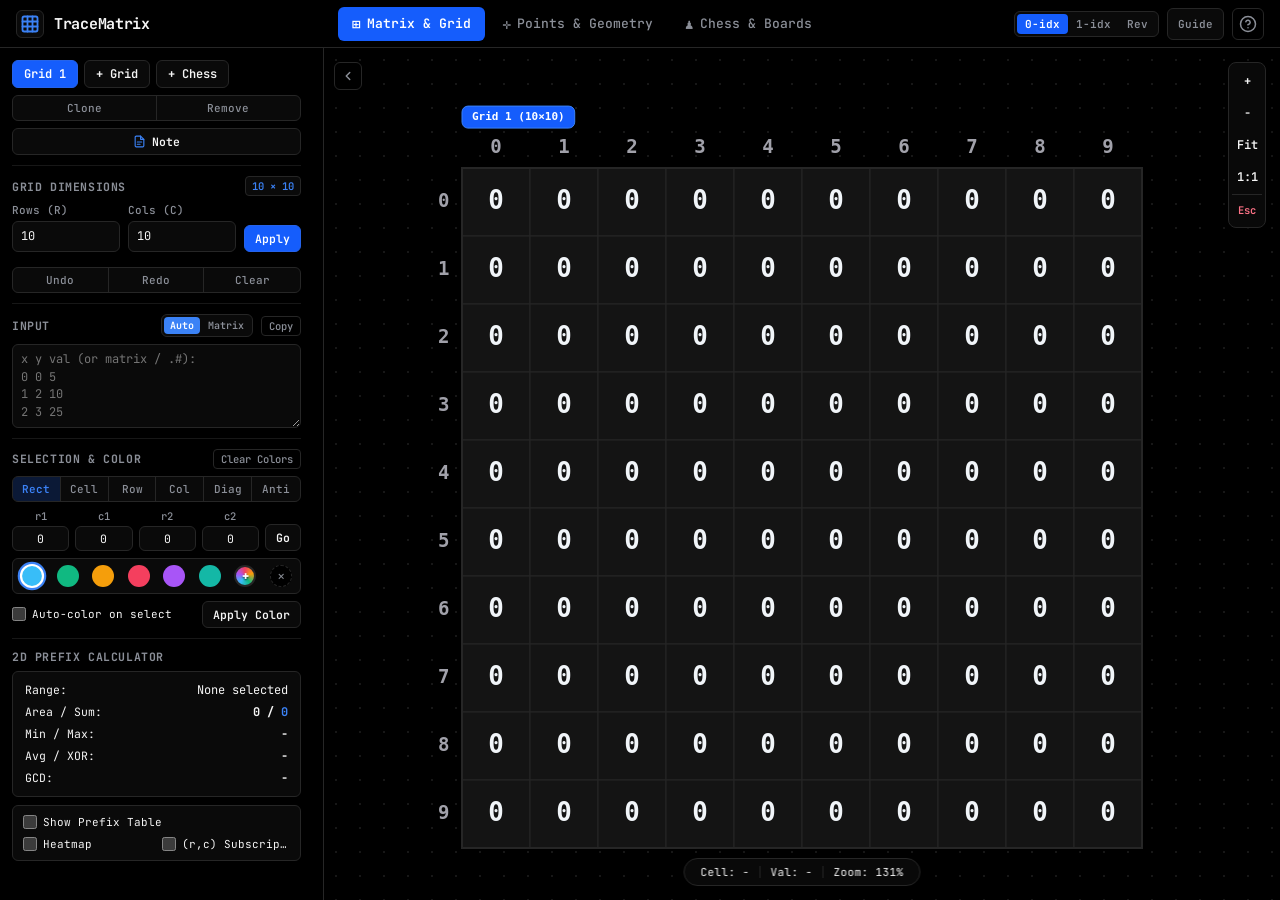
<file: index.html>
<!DOCTYPE html>
<html lang="en">
<head>
  <meta charset="UTF-8">
  <meta name="viewport" content="width=device-width, initial-scale=1.0, viewport-fit=cover">
  <meta name="color-scheme" content="dark">
  <title>TraceMatrix — Competitive Programming Matrix, Geometry & Chess Visualizer</title>
  <meta name="description" content="A fast, clean, interactive visualizer for competitive programming: 2D Matrix & Grids, 2D Prefix Sums, BFS Pathfinding, Coordinate Geometry, Convex Hull, and Chessboard problem solving.">
  <meta name="keywords" content="TraceMatrix, competitive programming visualizer, 2D matrix visualizer, 2D prefix sum calculator, 2D Kadane visualizer, convex hull visualizer, Pick's theorem calculator, chessboard BFS solver, N-Queens visualizer, Codeforces visualizer, LeetCode matrix tool">
  <meta name="author" content="TraceMatrix">
  <meta name="robots" content="index, follow, max-image-preview:large, max-snippet:-1">
  <link rel="canonical" href="https://trace-matrix.github.io/">

  <!-- Open Graph & Social Discovery -->
  <meta property="og:type" content="website">
  <meta property="og:site_name" content="TraceMatrix">
  <meta property="og:url" content="https://trace-matrix.github.io/">
  <meta property="og:title" content="TraceMatrix — Competitive Programming Matrix, Geometry & Chess Visualizer">
  <meta property="og:description" content="Zero-lag obsidian scratchpad for Competitive Programmers: 100×100 String & Int Grids, 2D Prefix Sums, Convex Hull, Pick's Theorem, Chessboard BFS & Notes.">
  <meta property="og:image" content="https://trace-matrix.github.io/og-cover.png">
  <meta property="og:image:width" content="1200">
  <meta property="og:image:height" content="630">
  <meta property="og:image:alt" content="TraceMatrix dark workspace showing a highlighted 2D Prefix Sum matrix">

  <!-- Twitter Cards -->
  <meta name="twitter:card" content="summary_large_image">
  <meta name="twitter:title" content="TraceMatrix — Competitive Programming Visualizer">
  <meta name="twitter:description" content="Interactive obsidian workspace for 2D grids, 2D prefix sums, coordinate geometry, convex hull, and chessboard solvers.">
  <meta name="twitter:image" content="https://trace-matrix.github.io/og-cover.png">

  <!-- Structured Data (JSON-LD) -->
  <script type="application/ld+json">
  {
    "@context": "https://schema.org",
    "@type": "WebApplication",
    "name": "TraceMatrix",
    "url": "https://trace-matrix.github.io/",
    "mainEntityOfPage": "https://trace-matrix.github.io/home.html",
    "applicationCategory": "DeveloperApplication",
    "operatingSystem": "Any",
    "browserRequirements": "Requires HTML5 Canvas and modern JavaScript",
    "isAccessibleForFree": true,
    "offers": {
      "@type": "Offer",
      "price": "0",
      "priceCurrency": "USD"
    },
    "screenshot": "https://trace-matrix.github.io/og-cover.png",
    "description": "Interactive competitive programming visualizer for 2D matrices, 2D prefix sums, BFS/Dijkstra/Kadane, coordinate geometry, convex hulls, Pick's theorem, and chessboard problem solving.",
    "featureList": [
      "100x100 String and Numeric Matrix Visualizer with Multi-Grid Canvas",
      "2D Prefix Sums, Difference Arrays, 2D Kadane, and BFS/Dijkstra Pathfinding",
      "0-indexed, 1-indexed, and Reversed [N..0] Coordinate Indexing",
      "Infinite Coordinate Geometry Plane with Convex Hull, Pick's Theorem, and Segment Intersections",
      "Arbitrary NxM Chessboard with Knight BFS, Attacked/Safe Map, N-Queens, and N-Rooks Solvers",
      "Draggable, Resizable, Minimizable Persistent Canvas Notes"
    ]
  }
  </script>
  
  <!-- Favicon & App Icons -->
  <link rel="icon" type="image/svg+xml" href="favicon.svg">
  <link rel="icon" type="image/png" sizes="32x32" href="favicon-32x32.png">
  <link rel="icon" type="image/png" sizes="16x16" href="favicon-16x16.png">
  <link rel="apple-touch-icon" sizes="180x180" href="apple-touch-icon.png">
  <link rel="manifest" href="site.webmanifest">
  <meta name="theme-color" content="#000000">

  <!-- Fonts -->
  <link rel="preconnect" href="https://fonts.googleapis.com">
  <link rel="preconnect" href="https://fonts.gstatic.com" crossorigin>
  <link href="https://fonts.googleapis.com/css2?family=JetBrains+Mono:ital,wght@0,100..800;1,100..800&display=swap" rel="stylesheet">
  
  <link rel="stylesheet" href="css/style.css">
</head>
<body>
  <div class="app-shell">
    <!-- Top Navigation Header -->
    <header class="app-header">
      <div class="header-brand">
        <div class="brand-logo" aria-hidden="true">
          <svg width="20" height="20" viewBox="0 0 24 24" fill="none" stroke="currentColor" stroke-width="2.2" stroke-linecap="round" stroke-linejoin="round">
            <rect x="3" y="3" width="18" height="18" rx="2"/>
            <line x1="3" y1="9" x2="21" y2="9"/>
            <line x1="3" y1="15" x2="21" y2="15"/>
            <line x1="9" y1="3" x2="9" y2="21"/>
            <line x1="15" y1="3" x2="15" y2="21"/>
          </svg>
        </div>
        <div class="brand-text">
          <span class="brand-title">TraceMatrix</span>
        </div>
      </div>

      <!-- Mode Tabs (Modern Accessible focusgroup tablist) -->
      <nav class="nav-tabs-wrapper" aria-label="Visualizer Modes">
        <div class="tablist" focusgroup="tablist nomemory" aria-label="Visualizer Mode Selection">
          <button type="button" id="tab-grid" role="tab" class="nav-tab active" aria-selected="true" focusgroupstart>
            <span class="tab-icon">⊞</span>
            <span class="tab-label">Matrix &amp; Grid</span>
          </button>
          <button type="button" id="tab-point" role="tab" class="nav-tab" aria-selected="false">
            <span class="tab-icon">✛</span>
            <span class="tab-label">Points &amp; Geometry</span>
          </button>
          <button type="button" id="tab-chess" role="tab" class="nav-tab" aria-selected="false">
            <span class="tab-icon">♟</span>
            <span class="tab-label">Chess &amp; Boards</span>
          </button>
        </div>
      </nav>

      <!-- Global Actions -->
      <div class="header-actions">
        <!-- Indexing Mode Toggle -->
        <div class="index-mode-toggle" title="Toggle 0-based, 1-based, or Reversed indexing for rows &amp; columns">
          <button type="button" id="btn-idx-0" class="btn-idx active" data-idx="0">0-idx</button>
          <button type="button" id="btn-idx-1" class="btn-idx" data-idx="1">1-idx</button>
          <button type="button" id="btn-idx-rev" class="btn-idx" data-rev-idx-btn title="Reverse Row &amp; Column Indices ([0..N] ↔ [N..0])" aria-pressed="false">Rev</button>
        </div>

        <!-- Guide / Marketing Overview Link -->
        <a href="home.html" class="header-guide-link" title="TraceMatrix Documentation, Features &amp; Algorithm Guides" aria-label="Overview and Guides">Guide</a>

        <!-- Shortcuts Button -->
        <button type="button" class="icon-btn" id="btn-shortcuts" title="Keyboard Shortcuts (?)" aria-label="Keyboard Shortcuts">
          <svg width="18" height="18" viewBox="0 0 24 24" fill="none" stroke="currentColor" stroke-width="2" stroke-linecap="round" stroke-linejoin="round">
            <circle cx="12" cy="12" r="10"/>
            <path d="M9.09 9a3 3 0 0 1 5.83 1c0 2-3 3-3 3"/>
            <line x1="12" y1="17" x2="12.01" y2="17"/>
          </svg>
        </button>
      </div>
    </header>

    <!-- Main Workspace Container -->
    <main class="workspace-container">

      <!-- ======================================================== -->
      <!-- TAB 1: MATRIX & GRID VISUALIZATION                      -->
      <!-- ======================================================== -->
      <section id="panel-grid" role="tabpanel" aria-labelledby="tab-grid" class="tab-panel active" tabindex="0">
        <div class="panel-inner-layout">
          <!-- Left Control Sidebar -->
          <aside class="sidebar-panel" id="sidebar-grid">
            <!-- Multi-Board Canvas Switcher (Grids & Chessboards on Same Canvas) -->
            <div class="sidebar-section">
              <div class="chess-boards-bar" id="grid-boards-tabs" role="tablist" aria-label="Canvas Grids &amp; Chessboards">
                <button type="button" class="board-tab-pill active" data-grid-idx="0">Grid 1</button>
                <button type="button" class="board-add-pill" id="btn-grid-add-grid" title="Add Another Grid on Canvas">+ Grid</button>
                <button type="button" class="board-add-pill" id="btn-grid-add-chess" title="Add a Chessboard on Canvas">+ Chess</button>
              </div>
              <div class="seg-group seg-2">
                <button type="button" class="seg-btn" id="btn-grid-dup-board" title="Clone Active Grid/Chessboard onto Canvas">Clone</button>
                <button type="button" class="seg-btn" id="btn-grid-del-board" title="Remove Active Grid/Chessboard">Remove</button>
              </div>
              <button type="button" class="btn btn-sm sidebar-note-btn" id="btn-grid-add-note" title="Create a Note textbox on the canvas">
                <svg width="13" height="13" viewBox="0 0 24 24" fill="none" stroke="currentColor" stroke-width="2.1" stroke-linecap="round" stroke-linejoin="round" aria-hidden="true">
                  <path d="M14 2H6a2 2 0 0 0-2 2v16a2 2 0 0 0 2 2h12a2 2 0 0 0 2-2V8z"/>
                  <polyline points="14 2 14 8 20 8"/>
                  <line x1="8" y1="13" x2="16" y2="13"/>
                  <line x1="8" y1="17" x2="13" y2="17"/>
                </svg>
                <span>Note</span>
                <span class="note-count-badge hidden" data-note-badge="grid">0</span>
              </button>
            </div>

            <div class="sidebar-section">
              <div class="section-header">
                <h3>Grid Dimensions</h3>
                <span class="dim-badge" id="grid-dim-text">10 × 10</span>
              </div>
              <div class="dim-inputs-row">
                <div class="input-group">
                  <label for="grid-rows">Rows (R)</label>
                  <input type="number" id="grid-rows" class="no-spin" min="1" max="100" value="10">
                </div>
                <div class="input-group">
                  <label for="grid-cols">Cols (C)</label>
                  <input type="number" id="grid-cols" class="no-spin" min="1" max="100" value="10">
                </div>
                <button type="button" class="btn btn-sm btn-primary" id="btn-resize-grid">Apply</button>
              </div>
              <div class="seg-group seg-3 mt-2">
                <button type="button" class="seg-btn" id="btn-grid-undo" title="Undo (Ctrl+Z)">Undo</button>
                <button type="button" class="seg-btn" id="btn-grid-redo" title="Redo (Ctrl+Y)">Redo</button>
                <button type="button" class="seg-btn" id="btn-grid-clear-vals" title="Reset all cell values to 0">Clear</button>
              </div>
            </div>

            <!-- Batch Cell Value / Coordinate / Matrix Input -->
            <div class="sidebar-section" id="section-batch-paste">
              <div class="section-header">
                <h3>Input</h3>
                <div class="header-tools-row">
                  <div class="mini-pills-row" role="group" aria-label="Input Parse Mode">
                    <button type="button" class="mini-pill active" data-input-mode="auto" title="Auto-detect x y val, 2D matrix, or #/. char grid">Auto</button>
                    <button type="button" class="mini-pill" data-input-mode="matrix" title="Parse as 2D Matrix / char grid">Matrix</button>
                  </div>
                  <button type="button" class="subtle-link-btn" id="btn-grid-copy-io" title="Copy R C & Grid input">Copy</button>
                </div>
              </div>
              <textarea id="grid-batch-input" class="code-textarea" rows="4" placeholder="x y val (or matrix / .#):&#10;0 0 5&#10;1 2 10&#10;2 3 25"></textarea>
            </div>

            <!-- Selection & Cell Coloring -->
            <div class="sidebar-section" id="section-grid-color">
              <div class="section-header">
                <h3>Selection &amp; Color</h3>
                <button type="button" class="subtle-link-btn" id="btn-clear-all-colors" title="Clear all custom cell colors">Clear Colors</button>
              </div>

              <!-- Selection Mode Segmented Bar -->
              <div class="seg-group seg-6" role="group" aria-label="Selection Target Mode">
                <button type="button" class="seg-btn active" data-sel-mode="submatrix" title="Select any 2D rectangle or subarray">Rect</button>
                <button type="button" class="seg-btn" data-sel-mode="cell" title="Select a single cell">Cell</button>
                <button type="button" class="seg-btn" data-sel-mode="row" title="Select entire row(s)">Row</button>
                <button type="button" class="seg-btn" data-sel-mode="col" title="Select entire col(s)">Col</button>
                <button type="button" class="seg-btn" data-sel-mode="diag" title="Select main diagonal (r - c)">Diag</button>
                <button type="button" class="seg-btn" data-sel-mode="antidiag" title="Select anti-diagonal (r + c)">Anti</button>
              </div>

              <!-- Quick Range / Index Select -->
              <div class="quick-select-grid" id="grid-quick-select">
                <div class="qs-field" data-qs="r1">
                  <label for="qs-r1" id="lbl-qs-r1">r1</label>
                  <input type="number" id="qs-r1" class="no-spin" value="0">
                </div>
                <div class="qs-field" data-qs="c1">
                  <label for="qs-c1" id="lbl-qs-c1">c1</label>
                  <input type="number" id="qs-c1" class="no-spin" value="0">
                </div>
                <div class="qs-field" data-qs="r2">
                  <label for="qs-r2" id="lbl-qs-r2">r2</label>
                  <input type="number" id="qs-r2" class="no-spin" value="0">
                </div>
                <div class="qs-field" data-qs="c2">
                  <label for="qs-c2" id="lbl-qs-c2">c2</label>
                  <input type="number" id="qs-c2" class="no-spin" value="0">
                </div>
                <button type="button" class="btn btn-sm btn-secondary qs-apply-btn" id="btn-qs-select">Go</button>
              </div>

              <!-- Multi-Color Palette -->
              <div class="color-palette-bar" aria-label="Cell Color Swatches">
                <button type="button" class="color-swatch active" data-color="#38bdf8" style="--swatch-color: #38bdf8;" title="Sky Blue"></button>
                <button type="button" class="color-swatch" data-color="#10b981" style="--swatch-color: #10b981;" title="Emerald Green"></button>
                <button type="button" class="color-swatch" data-color="#f59e0b" style="--swatch-color: #f59e0b;" title="Amber Gold"></button>
                <button type="button" class="color-swatch" data-color="#f43f5e" style="--swatch-color: #f43f5e;" title="Rose Red"></button>
                <button type="button" class="color-swatch" data-color="#a855f7" style="--swatch-color: #a855f7;" title="Purple"></button>
                <button type="button" class="color-swatch" data-color="#14b8a6" style="--swatch-color: #14b8a6;" title="Teal"></button>
                <label class="color-custom-btn" title="Pick custom color">
                  <input type="color" id="grid-custom-color" value="#38bdf8">
                  <span aria-hidden="true">+</span>
                </label>
                <button type="button" class="color-swatch color-swatch-none" id="btn-uncolor-selection" title="Clear color of selected cells">&times;</button>
              </div>

              <div class="color-actions-row">
                <label class="custom-checkbox">
                  <input type="checkbox" id="toggle-auto-paint">
                  <span>Auto-color on select</span>
                </label>
                <button type="button" class="btn btn-sm btn-secondary" id="btn-apply-color">Apply Color</button>
              </div>
            </div>

            <!-- 2D Prefix Calculator -->
            <div class="sidebar-section" id="section-prefix-sums">
              <div class="section-header">
                <h3>2D Prefix Calculator</h3>
              </div>
              <div class="prefix-sums-container">
                <div id="submatrix-stats" class="submatrix-stats-box">
                  <div class="stat-line"><span>Range:</span> <code id="sub-range-text">None selected</code></div>
                  <div class="stat-line"><span>Area / Sum:</span> <strong><span id="sub-area-text">0</span> / <span id="sub-sum-text" class="text-accent">0</span></strong></div>
                  <div class="stat-line"><span>Min / Max:</span> <strong id="sub-minmax-text">-</strong></div>
                  <div class="stat-line"><span>Avg / XOR:</span> <strong id="sub-avgxor-text">-</strong></div>
                  <div class="stat-line"><span>GCD:</span> <strong id="sub-gcd-text">-</strong></div>
                </div>
                <div class="checkbox-grid mt-2">
                  <label class="custom-checkbox">
                    <input type="checkbox" id="toggle-prefix-overlay">
                    <span>Show Prefix Table</span>
                  </label>
                  <label class="custom-checkbox">
                    <input type="checkbox" id="toggle-heatmap">
                    <span>Heatmap</span>
                  </label>
                  <label class="custom-checkbox">
                    <input type="checkbox" id="toggle-subscripts">
                    <span>(r,c) Subscripts</span>
                  </label>
                </div>
              </div>
            </div>
          </aside>

          <!-- Collapse Sidebar Toggle Button -->
          <button type="button" class="sidebar-collapse-toggle" data-toggle-sidebar="sidebar-grid" title="Toggle Sidebar">
            <svg width="14" height="14" viewBox="0 0 24 24" fill="none" stroke="currentColor" stroke-width="2.5" stroke-linecap="round" stroke-linejoin="round">
              <polyline points="15 18 9 12 15 6"></polyline>
            </svg>
          </button>

          <!-- Main Grid Viewport -->
          <div class="viewport-wrapper">
            <div class="canvas-container" id="grid-canvas-container">
              <canvas id="grid-canvas"></canvas>
            </div>

            <!-- Floating View Controls -->
            <div class="floating-view-cluster">
              <button type="button" id="grid-zoom-in" title="Zoom in (+)">+</button>
              <button type="button" id="grid-zoom-out" title="Zoom out (−)">−</button>
              <button type="button" id="grid-zoom-fit" title="Fit Grid to Screen (F)">Fit</button>
              <button type="button" id="grid-zoom-reset" title="Reset View (0)">1:1</button>
              <button type="button" id="grid-btn-esc" class="btn-esc-float" title="Cancel all activities (Esc)">Esc</button>
            </div>

            <!-- Floating Status Bar -->
            <div class="status-pill">
              <span class="mono" id="grid-status-cell">Cell: -</span>
              <span class="pill-sep"></span>
              <span class="mono" id="grid-status-val">Val: -</span>
              <span class="pill-sep"></span>
              <span class="mono" id="grid-status-zoom">Zoom: 100%</span>
            </div>
          </div>
        </div>
      </section>

      <!-- ======================================================== -->
      <!-- TAB 2: POINTS & COORDINATE GEOMETRY                      -->
      <!-- ======================================================== -->
      <section id="panel-point" role="tabpanel" aria-labelledby="tab-point" class="tab-panel" hidden="until-found" tabindex="0">
        <div class="panel-inner-layout">
          <!-- Point Controls Sidebar -->
          <aside class="sidebar-panel" id="sidebar-point">
            <!-- Points, Segments & Circles Input -->
            <div class="sidebar-section">
              <div class="section-header">
                <h3>Input</h3>
                <div class="header-tools-row">
                  <span class="dim-badge" id="point-count-badge">0 pts</span>
                  <button type="button" class="subtle-link-btn" id="btn-pt-copy-io" title="Copy C++ Point vector">Copy</button>
                </div>
              </div>
              <textarea id="points-raw-input" class="code-textarea" rows="6" placeholder="x y  |  x1 y1 x2 y2  |  c x y r&#10;e.g.&#10;0 0&#10;4 0&#10;4 3&#10;0 3"></textarea>
              <div class="seg-group seg-3 mt-2">
                <button type="button" class="seg-btn" id="btn-pt-undo" title="Undo (Ctrl+Z)">Undo</button>
                <button type="button" class="seg-btn" id="btn-pt-redo" title="Redo (Ctrl+Y)">Redo</button>
                <button type="button" class="seg-btn" id="btn-clear-points" title="Clear all points, segments & circles">Clear</button>
              </div>
              <button type="button" class="btn btn-sm sidebar-note-btn mt-1" id="btn-point-add-note" title="Create a Note textbox on the canvas">
                <svg width="13" height="13" viewBox="0 0 24 24" fill="none" stroke="currentColor" stroke-width="2.1" stroke-linecap="round" stroke-linejoin="round" aria-hidden="true">
                  <path d="M14 2H6a2 2 0 0 0-2 2v16a2 2 0 0 0 2 2h12a2 2 0 0 0 2-2V8z"/>
                  <polyline points="14 2 14 8 20 8"/>
                  <line x1="8" y1="13" x2="16" y2="13"/>
                  <line x1="8" y1="17" x2="13" y2="17"/>
                </svg>
                <span>Note</span>
                <span class="note-count-badge hidden" data-note-badge="point">0</span>
              </button>
            </div>

            <!-- Quick Add & Selection Color -->
            <div class="sidebar-section">
              <div class="section-header">
                <h3>Point &amp; Color</h3>
                <button type="button" class="subtle-link-btn" id="btn-pt-clear-colors" title="Reset all point & segment colors">Clear Colors</button>
              </div>

              <div class="quick-select-grid" id="pt-quick-add">
                <div class="qs-field">
                  <label for="manual-x">x</label>
                  <input type="number" id="manual-x" class="no-spin" value="0" step="any">
                </div>
                <div class="qs-field">
                  <label for="manual-y">y</label>
                  <input type="number" id="manual-y" class="no-spin" value="0" step="any">
                </div>
                <button type="button" class="btn btn-sm btn-primary qs-apply-btn" id="btn-add-manual-pt">Add Point</button>
              </div>

              <div class="quick-select-grid" id="pt-circle-add">
                <div class="qs-field">
                  <label for="manual-r">r (radius)</label>
                  <input type="number" id="manual-r" class="no-spin" value="3" min="0.1" step="any">
                </div>
                <button type="button" class="btn btn-sm btn-secondary qs-apply-btn" id="btn-add-circle" title="Add circle at (x, y) with radius r">Add Circle</button>
                <button type="button" class="btn btn-sm btn-secondary qs-apply-btn" id="btn-draw-circle" title="Select a point and dynamically pick radius on canvas (C)">Draw Circle</button>
              </div>

              <div class="color-palette-bar" aria-label="Geometry Color Swatches">
                <button type="button" class="color-swatch active" data-pt-color="#38bdf8" style="--swatch-color: #38bdf8;" title="Sky Blue"></button>
                <button type="button" class="color-swatch" data-pt-color="#10b981" style="--swatch-color: #10b981;" title="Emerald Green"></button>
                <button type="button" class="color-swatch" data-pt-color="#f59e0b" style="--swatch-color: #f59e0b;" title="Amber Gold"></button>
                <button type="button" class="color-swatch" data-pt-color="#f43f5e" style="--swatch-color: #f43f5e;" title="Rose Red"></button>
                <button type="button" class="color-swatch" data-pt-color="#a855f7" style="--swatch-color: #a855f7;" title="Purple"></button>
                <button type="button" class="color-swatch" data-pt-color="#14b8a6" style="--swatch-color: #14b8a6;" title="Teal"></button>
                <label class="color-custom-btn" title="Pick custom color">
                  <input type="color" id="pt-custom-color" value="#38bdf8">
                  <span aria-hidden="true">+</span>
                </label>
                <button type="button" class="color-swatch color-swatch-none" id="btn-pt-uncolor" title="Reset color of selected items">&times;</button>
              </div>
            </div>

            <!-- Live Inspector & View Options -->
            <div class="sidebar-section" id="section-pt-inspector">
              <div class="section-header">
                <h3>Inspector</h3>
              </div>
              <div id="pt-inspector-box" class="submatrix-stats-box">
                <div class="stat-line"><span>Selected:</span> <code id="pt-stat-selection">None</code></div>
                <div class="stat-line"><span id="pt-lbl-m1">Metric 1:</span> <strong id="pt-stat-metric1">-</strong></div>
                <div class="stat-line"><span id="pt-lbl-m2">Metric 2:</span> <strong id="pt-stat-metric2">-</strong></div>
                <div class="stat-line"><span id="pt-lbl-m3">Metric 3:</span> <strong id="pt-stat-metric3">-</strong></div>
              </div>
              <div class="checkbox-grid-2 mt-2">
                <label class="custom-checkbox">
                  <input type="checkbox" id="point-snap-int" checked>
                  <span>Snap Integer</span>
                </label>
                <label class="custom-checkbox">
                  <input type="checkbox" id="point-show-labels" checked>
                  <span>Point Labels</span>
                </label>
                <label class="custom-checkbox">
                  <input type="checkbox" id="point-system-toggle">
                  <span>Y-Down Matrix</span>
                </label>
                <label class="custom-checkbox">
                  <input type="checkbox" id="point-close-poly">
                  <span>Close Polygon</span>
                </label>
              </div>
            </div>
          </aside>

          <!-- Collapse Sidebar Toggle Button -->
          <button type="button" class="sidebar-collapse-toggle" data-toggle-sidebar="sidebar-point" title="Toggle Sidebar">
            <svg width="14" height="14" viewBox="0 0 24 24" fill="none" stroke="currentColor" stroke-width="2.5" stroke-linecap="round" stroke-linejoin="round">
              <polyline points="15 18 9 12 15 6"></polyline>
            </svg>
          </button>

          <!-- Main Coordinate Viewport -->
          <div class="viewport-wrapper">
            <div class="canvas-container" id="point-canvas-container">
              <canvas id="point-canvas"></canvas>
            </div>

            <!-- Floating View Controls -->
            <div class="floating-view-cluster">
              <button type="button" id="point-zoom-in" title="Zoom in (+)">+</button>
              <button type="button" id="point-zoom-out" title="Zoom out (−)">−</button>
              <button type="button" id="point-zoom-fit" title="Fit Points to Screen (F)">Fit</button>
              <button type="button" id="point-zoom-reset" title="Reset View (0)">0,0</button>
              <button type="button" id="point-btn-esc" class="btn-esc-float" title="Cancel all activities (Esc)">Esc</button>
            </div>

            <!-- Floating Status Bar -->
            <div class="status-pill">
              <span class="mono" id="point-status-cursor">X: 0.00, Y: 0.00</span>
              <span class="pill-sep"></span>
              <span class="mono" id="point-status-dist">Dist: 0.00</span>
              <span class="pill-sep"></span>
              <span class="mono" id="point-status-zoom">1.0×</span>
            </div>
          </div>
        </div>
      </section>

      <!-- ======================================================== -->
      <!-- TAB 3: CHESS & BOARD VISUALIZATION                       -->
      <!-- ======================================================== -->
      <section id="panel-chess" role="tabpanel" aria-labelledby="tab-chess" class="tab-panel" hidden="until-found" tabindex="0">
        <div class="panel-inner-layout">
          <!-- Chess Controls Sidebar -->
          <aside class="sidebar-panel" id="sidebar-chess">
            <!-- Multi-Board Canvas Tabs (Chessboards & Grids on Same Canvas) -->
            <div class="sidebar-section">
              <div class="chess-boards-bar" id="chess-boards-tabs" role="tablist" aria-label="Canvas Chessboards &amp; Grids">
                <button type="button" class="board-tab-pill active" data-board-idx="0">Board 1</button>
                <button type="button" class="board-add-pill" id="btn-chess-add-board" title="Add Another Chessboard on Canvas">+ Chess</button>
                <button type="button" class="board-add-pill" id="btn-chess-add-grid" title="Add a Grid on Canvas">+ Grid</button>
              </div>
              <div class="seg-group seg-2">
                <button type="button" class="seg-btn" id="btn-chess-dup-board" title="Clone Active Board/Grid onto Canvas">Clone</button>
                <button type="button" class="seg-btn" id="btn-chess-del-board" title="Remove Active Board/Grid">Remove</button>
              </div>
              <button type="button" class="btn btn-sm sidebar-note-btn" id="btn-chess-add-note" title="Create a Note textbox on the canvas">
                <svg width="13" height="13" viewBox="0 0 24 24" fill="none" stroke="currentColor" stroke-width="2.1" stroke-linecap="round" stroke-linejoin="round" aria-hidden="true">
                  <path d="M14 2H6a2 2 0 0 0-2 2v16a2 2 0 0 0 2 2h12a2 2 0 0 0 2-2V8z"/>
                  <polyline points="14 2 14 8 20 8"/>
                  <line x1="8" y1="13" x2="16" y2="13"/>
                  <line x1="8" y1="17" x2="13" y2="17"/>
                </svg>
                <span>Note</span>
                <span class="note-count-badge hidden" data-note-badge="chess">0</span>
              </button>
            </div>

            <div class="sidebar-section">
              <div class="section-header">
                <h3>Board Dimensions</h3>
                <span class="dim-badge" id="chess-dim-badge">8 × 8</span>
              </div>
              <div class="dim-inputs-row">
                <div class="input-group">
                  <label for="chess-rows">Rows (N)</label>
                  <input type="number" id="chess-rows" class="no-spin" min="1" max="30" value="8">
                </div>
                <div class="input-group">
                  <label for="chess-cols">Cols (M)</label>
                  <input type="number" id="chess-cols" class="no-spin" min="1" max="30" value="8">
                </div>
                <button type="button" class="btn btn-sm btn-primary" id="btn-resize-chess">Apply</button>
              </div>
              <div class="seg-group seg-4 mt-2">
                <button type="button" class="seg-btn" data-chess-size="4x4">4×4</button>
                <button type="button" class="seg-btn" data-chess-size="5x5">5×5</button>
                <button type="button" class="seg-btn" data-chess-size="8x8">8×8</button>
                <button type="button" class="seg-btn" data-chess-size="10x10">10×10</button>
              </div>
              <div class="seg-group seg-4 mt-2">
                <button type="button" class="seg-btn" id="btn-chess-undo" title="Undo (Ctrl+Z)">Undo</button>
                <button type="button" class="seg-btn" id="btn-chess-redo" title="Redo (Ctrl+Y)">Redo</button>
                <button type="button" class="seg-btn" id="btn-chess-rand-walls" title="Scatter Wall Obstacles (#)">Walls #</button>
                <button type="button" class="seg-btn" id="btn-clear-chess" title="Clear Active Board">Clear</button>
              </div>
            </div>

            <!-- Batch Chessboard / Matrix / Coordinate Input -->
            <div class="sidebar-section" id="section-chess-input">
              <div class="section-header">
                <h3><label for="chess-batch-input">Input</label></h3>
                <div class="header-tools-row">
                  <div class="mini-pills-row" role="group" aria-label="Chessboard Input Mode">
                    <button type="button" class="mini-pill active" data-chess-input-mode="auto" title="Auto-detect board string (.#NQRBKP), FEN, R C header, or coords (r c N / d5 N)">Auto</button>
                    <button type="button" class="mini-pill" data-chess-input-mode="board" title="Display and parse full board grid (.#NQRBKP)">Board</button>
                  </div>
                  <button type="button" class="subtle-link-btn" id="btn-chess-copy-io" title="Copy R C &amp; Board input">Copy</button>
                </div>
              </div>
              <textarea id="chess-batch-input" class="code-textarea" rows="4" placeholder="Board (.#NQRBKP), FEN, or r c N / d5 N:&#10;..#.....&#10;...N....&#10;0 3 N / d5 N"></textarea>
            </div>

            <!-- Piece Selection & Mode -->
            <div class="sidebar-section">
              <div class="section-header">
                <h3>Pieces &amp; Tools</h3>
              </div>
              <div class="chess-piece-selector" role="radiogroup" aria-label="Chess Piece">
                <button type="button" class="piece-btn active" data-piece="N" title="Knight">
                  <span class="piece-symbol">♞</span>
                  <span class="piece-name">Knight</span>
                </button>
                <button type="button" class="piece-btn" data-piece="Q" title="Queen">
                  <span class="piece-symbol">♛</span>
                  <span class="piece-name">Queen</span>
                </button>
                <button type="button" class="piece-btn" data-piece="R" title="Rook">
                  <span class="piece-symbol">♜</span>
                  <span class="piece-name">Rook</span>
                </button>
                <button type="button" class="piece-btn" data-piece="B" title="Bishop">
                  <span class="piece-symbol">♝</span>
                  <span class="piece-name">Bishop</span>
                </button>
                <button type="button" class="piece-btn" data-piece="K" title="King">
                  <span class="piece-symbol">♚</span>
                  <span class="piece-name">King</span>
                </button>
                <button type="button" class="piece-btn" data-piece="P" title="Pawn (captures diagonally up)">
                  <span class="piece-symbol">♟</span>
                  <span class="piece-name">Pawn</span>
                </button>
                <button type="button" class="piece-btn" data-piece="#" title="Blocked Square / Wall (drag to paint)">
                  <span class="piece-symbol">▪</span>
                  <span class="piece-name">Wall #</span>
                </button>
                <button type="button" class="piece-btn" data-piece="select" title="Select / Inspect Square">
                  <span class="piece-symbol">◎</span>
                  <span class="piece-name">Select</span>
                </button>
                <button type="button" class="piece-btn" data-piece="erase" title="Erase Piece / Wall (drag or right-click)">
                  <span class="piece-symbol">⌫</span>
                  <span class="piece-name">Erase</span>
                </button>
              </div>
              <div class="seg-group seg-3 mt-2">
                <button type="button" class="seg-btn" id="btn-chess-rotate" title="Rotate Board 90° Clockwise">Rot 90°</button>
                <button type="button" class="seg-btn" id="btn-chess-flip" title="Flip Board Horizontally">Flip H</button>
                <button type="button" class="seg-btn" id="btn-copy-chess-coords" title="Copy Board Grid &amp; Coordinates">Copy I/O</button>
              </div>
            </div>

            <!-- Board Inspector & Overlays -->
            <details class="sidebar-section sidebar-accordion" open>
              <summary class="section-header accordion-summary">
                <h3>Board Inspector</h3>
                <span class="accordion-caret">▾</span>
              </summary>
              <div class="submatrix-stats-box" id="chess-inspector-box">
                <div class="stat-line">
                  <span>Pieces / Walls:</span>
                  <strong id="chess-stat-counts">0 / 0</strong>
                </div>
                <div class="stat-line">
                  <span>Attacked / Safe:</span>
                  <strong id="chess-stat-attack">0 / 64</strong>
                </div>
                <div class="stat-line">
                  <span>BFS Reachable:</span>
                  <strong id="chess-stat-bfs">-</strong>
                </div>
                <div class="stat-line">
                  <span>Path Moves:</span>
                  <strong id="chess-stat-path">-</strong>
                </div>
              </div>

              <div class="mt-2">
                <label for="chess-overlay-select" class="block-label">Board Overlay</label>
                <select id="chess-overlay-select" class="select-input">
                  <option value="none">None</option>
                  <option value="attack">Attacked &amp; Safe Map</option>
                  <option value="manhattan">Manhattan Distance (|Δr| + |Δc|)</option>
                  <option value="chebyshev">Chebyshev Distance (King)</option>
                  <option value="bipartite">Bipartite Parity ((r+c)%2)</option>
                </select>
              </div>
            </details>

            <!-- Board Algorithms & Solvers -->
            <details class="sidebar-section sidebar-accordion" open>
              <summary class="section-header accordion-summary">
                <h3>Algorithms &amp; Solvers</h3>
                <span class="accordion-caret">▾</span>
              </summary>
              <div class="btn-grid-2">
                <button type="button" class="btn btn-secondary btn-sm" id="btn-knight-bfs" title="Shortest Moves BFS for Active Piece (Enter)">Piece BFS</button>
                <button type="button" class="btn btn-secondary btn-sm" id="btn-attack-map" title="Toggle Attack Coverage &amp; Safe Squares">Attack Map</button>
                <button type="button" class="btn btn-secondary btn-sm" id="btn-nqueens-solve" title="N-Queens Backtracking (respects # walls)">N-Queens</button>
                <button type="button" class="btn btn-secondary btn-sm" id="btn-nrooks-solve" title="Max Non-Attacking Rooks (Bipartite Matching)">N-Rooks</button>
                <button type="button" class="btn btn-secondary btn-sm" id="btn-knights-tour" title="Knight's Tour avoiding # walls">Knight Tour</button>
                <button type="button" class="btn btn-secondary btn-sm" id="chess-btn-esc-side" title="Cancel all active solvers &amp; overlays (Esc)">Esc: Cancel</button>
              </div>

              <div id="nqueens-browser" class="nqueens-browser-box hidden mt-2">
                <div class="section-header">
                  <h4>N-Queens Solutions</h4>
                  <span id="nqueens-solution-counter">1 / 92</span>
                </div>
                <div class="seg-group seg-3 mt-2">
                  <button type="button" class="seg-btn" id="btn-nq-prev">Prev</button>
                  <button type="button" class="seg-btn" id="btn-nq-next">Next</button>
                  <button type="button" class="seg-btn" id="btn-nq-play">Auto</button>
                </div>
              </div>
            </details>
          </aside>

          <!-- Collapse Sidebar Toggle Button -->
          <button type="button" class="sidebar-collapse-toggle" data-toggle-sidebar="sidebar-chess" title="Toggle Sidebar">
            <svg width="14" height="14" viewBox="0 0 24 24" fill="none" stroke="currentColor" stroke-width="2.5" stroke-linecap="round" stroke-linejoin="round">
              <polyline points="15 18 9 12 15 6"></polyline>
            </svg>
          </button>

          <!-- Main Chess Viewport -->
          <div class="viewport-wrapper">
            <div class="canvas-container" id="chess-canvas-container">
              <canvas id="chess-canvas"></canvas>
            </div>

            <!-- Floating View Controls -->
            <div class="floating-view-cluster">
              <button type="button" id="chess-zoom-in" title="Zoom in (+)">+</button>
              <button type="button" id="chess-zoom-out" title="Zoom out (−)">−</button>
              <button type="button" id="chess-zoom-fit" title="Fit Board (F)">Fit</button>
              <button type="button" id="chess-zoom-reset" title="Reset View (0)">1:1</button>
              <button type="button" id="chess-btn-esc" class="btn-esc-float" title="Cancel all activities (Esc)">Esc</button>
            </div>

            <!-- Floating Status Bar -->
            <div class="status-pill">
              <span class="mono" id="chess-status-square">Square: -</span>
              <span class="pill-sep"></span>
              <span class="mono" id="chess-status-info">Piece: None</span>
              <span class="pill-sep"></span>
              <span class="mono" id="chess-status-zoom">Zoom: 100%</span>
            </div>
          </div>
        </div>
      </section>

      <!-- ======================================================== -->
      <!-- TAB 4: CP SNIPPETS & FORMULA REFERENCE                   -->
      <!-- ======================================================== -->
      <section id="panel-snippets" role="tabpanel" aria-labelledby="tab-snippets" class="tab-panel" hidden="until-found" tabindex="0">
        <div class="snippets-container">
          <div class="snippets-header">
            <h2>Competitive Programming Snippets &amp; Templates</h2>
            <p>Battle-tested C++20 and Python implementations for Matrix, Geometry, and Chess problems.</p>
          </div>

          <div class="snippets-grid">
            <!-- Snippet Card 1: 2D Prefix Sums -->
            <div class="snippet-card">
              <div class="card-header">
                <h3>2D Prefix Sum Struct (1-indexed)</h3>
                <button type="button" class="copy-snippet-btn" data-target="code-prefsum">Copy</button>
              </div>
              <pre><code id="code-prefsum" class="language-cpp">template &lt;typename T = long long&gt;
struct PrefixSum2D {
    int n, m;
    vector&lt;vector&lt;T&gt;&gt; pref;
    PrefixSum2D(int n, int m) : n(n), m(m), pref(n + 1, vector&lt;T&gt;(m + 1, 0)) {}
    
    // Build prefix sum from 1-indexed or 0-indexed matrix
    void build(const vector&lt;vector&lt;T&gt;&gt;&amp; a) {
        for (int i = 1; i &lt;= n; i++) {
            for (int j = 1; j &lt;= m; j++) {
                pref[i][j] = a[i - 1][j - 1] + pref[i - 1][j] + pref[i][j - 1] - pref[i - 1][j - 1];
            }
        }
    }
    
    // Query sum in submatrix [r1, c1] to [r2, c2] (1-indexed, inclusive)
    T query(int r1, int c1, int r2, int c2) const {
        if (r1 &gt; r2 || c1 &gt; c2) return 0;
        return pref[r2][c2] - pref[r1 - 1][c2] - pref[r2][c1 - 1] + pref[r1 - 1][c1 - 1];
    }
};</code></pre>
            </div>

            <!-- Snippet Card 2: Grid BFS & Direction Arrays -->
            <div class="snippet-card">
              <div class="card-header">
                <h3>Grid Direction Arrays &amp; BFS</h3>
                <button type="button" class="copy-snippet-btn" data-target="code-bfs">Copy</button>
              </div>
              <pre><code id="code-bfs" class="language-cpp">// 4-Directional (Up, Right, Down, Left)
const int dx4[] = {-1, 0, 1, 0};
const int dy4[] = {0, 1, 0, -1};

// 8-Directional (Orthogonal + Diagonals)
const int dx8[] = {-1, -1, -1, 0, 0, 1, 1, 1};
const int dy8[] = {-1, 0, 1, -1, 1, -1, 0, 1};

// Knight Moves (8 Jumps)
const int kn_dx[] = {-2, -2, -1, -1, 1, 1, 2, 2};
const int kn_dy[] = {-1, 1, -2, 2, -2, 2, -1, 1};

bool inside(int r, int c, int R, int C) {
    return r &gt;= 0 &amp;&amp; r &lt; R &amp;&amp; c &gt;= 0 &amp;&amp; c &lt; C;
}</code></pre>
            </div>

            <!-- Snippet Card 3: Point Struct & Monotone Chain Convex Hull -->
            <div class="snippet-card">
              <div class="card-header">
                <h3>Point Struct &amp; Convex Hull (Andrew's Monotone Chain)</h3>
                <button type="button" class="copy-snippet-btn" data-target="code-hull">Copy</button>
              </div>
              <pre><code id="code-hull" class="language-cpp">using ll = long long;
struct Point {
    ll x, y;
    bool operator&lt;(const Point&amp; o) const {
        return x != o.x ? x &lt; o.x : y &lt; o.y;
    }
};

// Cross product (B - A) x (C - A)
// &gt; 0: CCW (left turn), &lt; 0: CW (right turn), == 0: Collinear
ll cross(Point A, Point B, Point C) {
    return (B.x - A.x) * (C.y - A.y) - (B.y - A.y) * (C.x - A.x);
}

vector&lt;Point&gt; convex_hull(vector&lt;Point&gt; pts) {
    int n = pts.size(), k = 0;
    if (n &lt;= 2) return pts;
    vector&lt;Point&gt; h(2 * n);
    sort(pts.begin(), pts.end());
    
    // Lower hull
    for (int i = 0; i &lt; n; i++) {
        while (k &gt;= 2 &amp;&amp; cross(h[k - 2], h[k - 1], pts[i]) &lt;= 0) k--;
        h[k++] = pts[i];
    }
    // Upper hull
    for (int i = n - 2, t = k + 1; i &gt;= 0; i--) {
        while (k &gt;= t &amp;&amp; cross(h[k - 2], h[k - 1], pts[i]) &lt;= 0) k--;
        h[k++] = pts[i];
    }
    h.resize(k - 1);
    return h;
}</code></pre>
            </div>

            <!-- Snippet Card 4: Polygon Area (Shoelace) & Pick's Theorem -->
            <div class="snippet-card">
              <div class="card-header">
                <h3>Shoelace Formula &amp; Pick's Theorem</h3>
                <button type="button" class="copy-snippet-btn" data-target="code-shoelace">Copy</button>
              </div>
              <pre><code id="code-shoelace" class="language-cpp">// Double signed area (2 * Area) of a polygon
ll double_signed_area(const vector&lt;Point&gt;&amp; p) {
    ll area = 0;
    int n = p.size();
    for (int i = 0; i &lt; n; i++) {
        int j = (i + 1) % n;
        area += p[i].x * p[j].y - p[j].x * p[i].y;
    }
    return area; // Positive: CCW, Negative: CW
}

// Pick's Theorem: Area = I + B / 2 - 1  =&gt;  I = Area - B / 2 + 1
// Where I = strictly interior lattice points, B = boundary lattice points
ll boundary_lattice_points(const vector&lt;Point&gt;&amp; p) {
    ll b = 0;
    int n = p.size();
    for (int i = 0; i &lt; n; i++) {
        int j = (i + 1) % n;
        b += std::gcd(std::abs(p[i].x - p[j].x), std::abs(p[i].y - p[j].y));
    }
    return b;
}</code></pre>
            </div>
          </div>
        </div>
      </section>

    </main>

    <!-- Keyboard Shortcuts Modal -->
    <dialog id="shortcuts-dialog" class="modal-dialog">
      <div class="modal-content">
        <div class="modal-header">
          <h2>Keyboard Shortcuts</h2>
          <button type="button" class="close-modal-btn" data-close-dialog>&times;</button>
        </div>
        <div class="shortcut-columns">
          <div class="shortcut-group">
            <h4>Global Navigation</h4>
            <div class="shortcut-row"><kbd>1</kbd><span>Matrix / Grid Tab</span></div>
            <div class="shortcut-row"><kbd>2</kbd><span>Points &amp; Geometry Tab</span></div>
            <div class="shortcut-row"><kbd>3</kbd><span>Chess &amp; Board Tab</span></div>
            <div class="shortcut-row"><kbd>I</kbd><span>Toggle 0-idx / 1-idx</span></div>
            <div class="shortcut-row"><kbd>?</kbd><span>Keyboard Shortcuts</span></div>
          </div>
          <div class="shortcut-group">
            <h4>Canvas View</h4>
            <div class="shortcut-row"><kbd>+</kbd> / <kbd>−</kbd><span>Zoom In / Out</span></div>
            <div class="shortcut-row"><kbd>0</kbd><span>Reset View</span></div>
            <div class="shortcut-row"><kbd>F</kbd><span>Fit to Screen</span></div>
            <div class="shortcut-row"><kbd>Space</kbd> + Drag<span>Pan Canvas</span></div>
          </div>
          <div class="shortcut-group">
            <h4>Algorithms</h4>
            <div class="shortcut-row"><kbd>Dbl-Click</kbd><span>Edit Cell / Add Pt / Line</span></div>
            <div class="shortcut-row"><kbd>Ctrl+Z</kbd>/<kbd>Y</kbd><span>Undo / Redo Grid</span></div>
            <div class="shortcut-row"><kbd>Esc</kbd><span>Cancel All Activities</span></div>
          </div>
        </div>
        <div class="modal-footer">
          <button type="button" class="btn btn-primary" data-close-dialog>Got it</button>
        </div>
      </div>
    </dialog>

    <!-- Notification Toasts Container -->
    <div class="toast-container" id="toast-container" aria-live="polite"></div>
  </div>

  <!-- Scripts -->
  <script src="js/grid-vis.js"></script>
  <script src="js/point-vis.js"></script>
  <script src="js/chess-vis.js"></script>
  <script src="js/notes.js"></script>
  <script src="js/cp-snippets.js"></script>
  <script src="js/app.js"></script>
  <noscript>
    <div style="padding: 2rem; max-width: 56rem; margin: 0 auto; color: #f5f5f5; font-family: monospace;">
      <h1>TraceMatrix — Competitive Programming Visualizer</h1>
      <p>TraceMatrix requires JavaScript enabled to run the interactive HTML5 Canvas workspace. Explore full documentation and guides below:</p>
      <ul>
        <li><a href="home.html">TraceMatrix Overview &amp; Documentation</a></li>
        <li><a href="matrix-grid-visualizer.html">2D Matrix &amp; Grid Visualizer Guide</a></li>
        <li><a href="geometry-visualizer.html">Points, Convex Hull &amp; Pick&apos;s Theorem Guide</a></li>
        <li><a href="chessboard-solver.html">Chessboard BFS, N-Queens &amp; N-Rooks Solver Guide</a></li>
      </ul>
    </div>
  </noscript>
</body>
</html>
</file>
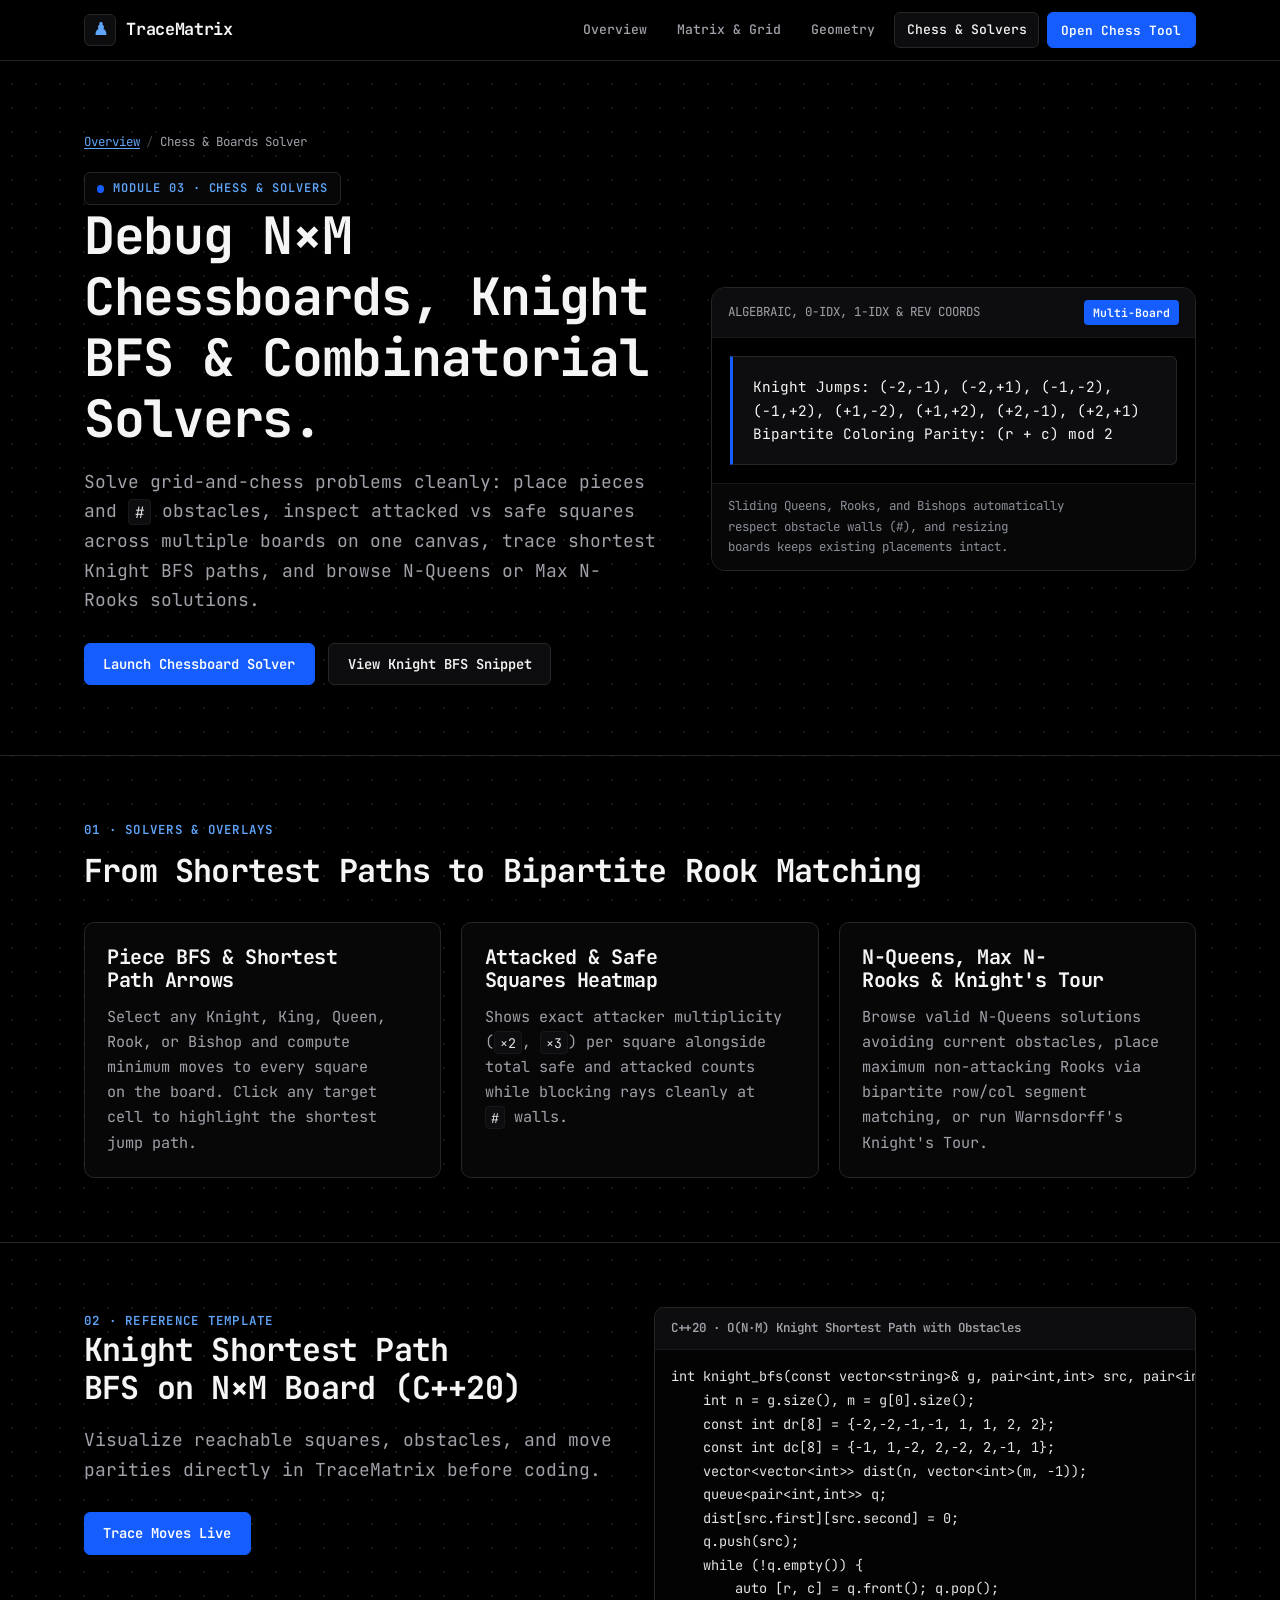
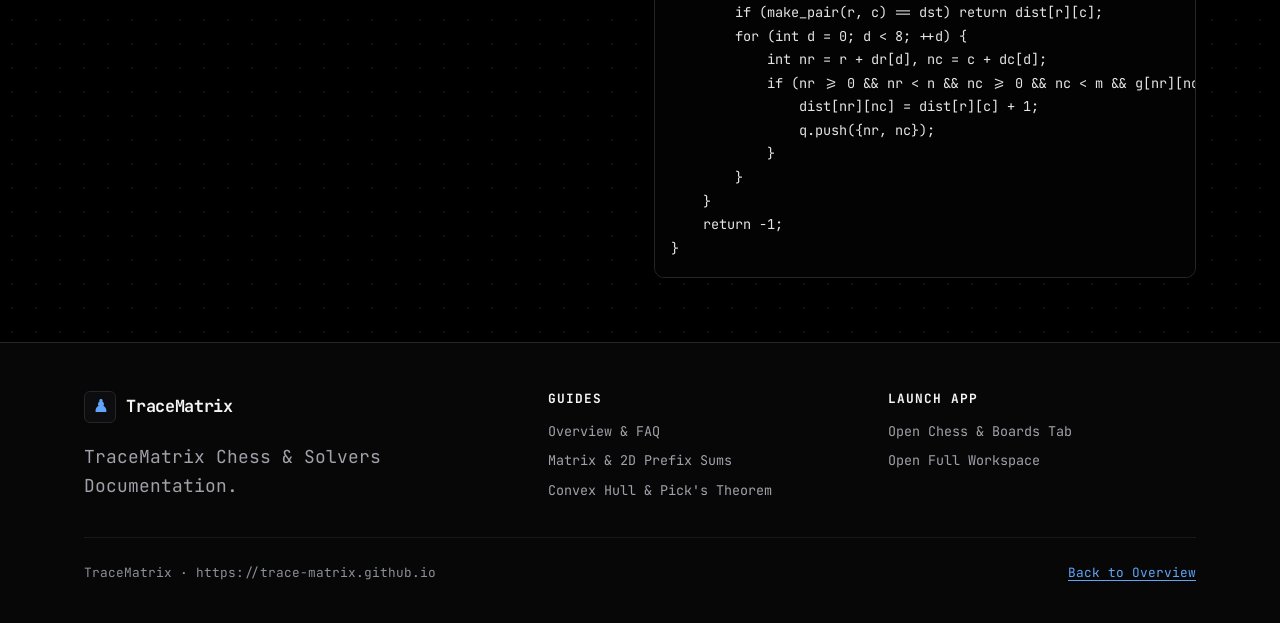
<file: chessboard-solver.html>
<!DOCTYPE html>
<html lang="en">
<head>
  <meta charset="UTF-8">
  <meta name="viewport" content="width=device-width, initial-scale=1.0, viewport-fit=cover">
  <meta name="color-scheme" content="dark">
  <title>Chessboard BFS, N-Queens &amp; N-Rooks Solver — TraceMatrix</title>
  <meta name="description" content="Online N×M chessboard visualizer and solver for competitive programming: Knight shortest path BFS with obstacle walls, Attacked &amp; Safe heatmap, N-Queens solution browser, Max N-Rooks, and Knight's Tour.">
  <meta name="keywords" content="chessboard BFS visualizer, knight shortest path visualizer, N-Queens visualizer online, max non-attacking rooks visualizer, knight tour solver, chess obstacle board online">
  <meta name="robots" content="index, follow, max-image-preview:large">
  <link rel="canonical" href="https://trace-matrix.github.io/chessboard-solver.html">

  <meta property="og:type" content="article">
  <meta property="og:site_name" content="TraceMatrix">
  <meta property="og:url" content="https://trace-matrix.github.io/chessboard-solver.html">
  <meta property="og:title" content="Chessboard BFS, Attack Map, N-Queens &amp; N-Rooks Solver — TraceMatrix">
  <meta property="og:description" content="Create multiple N×M chessboards with walls, trace shortest piece BFS paths, browse N-Queens layouts, and compute Max N-Rooks matching.">
  <meta property="og:image" content="https://trace-matrix.github.io/og-cover.png">
  <meta name="twitter:card" content="summary_large_image">
  <meta name="twitter:title" content="Chessboard BFS &amp; N-Queens Solver — TraceMatrix">
  <meta name="twitter:description" content="Interactive N×M chessboard visualizer for Knight BFS, Attack Heatmaps, N-Queens, and Knight's Tour.">
  <meta name="twitter:image" content="https://trace-matrix.github.io/og-cover.png">

  <link rel="icon" type="image/svg+xml" href="favicon.svg">
  <link rel="manifest" href="site.webmanifest">
  <meta name="theme-color" content="#000000">
  <link rel="preconnect" href="https://fonts.googleapis.com">
  <link rel="preconnect" href="https://fonts.gstatic.com" crossorigin>
  <link href="https://fonts.googleapis.com/css2?family=JetBrains+Mono:ital,wght@0,400..800;1,400..800&display=swap" rel="stylesheet">
  <link rel="stylesheet" href="css/marketing.css">

  <script type="application/ld+json">
  {
    "@context": "https://schema.org",
    "@graph": [
      {
        "@type": "TechArticle",
        "headline": "Chessboard BFS, Attack Heatmap, N-Queens & N-Rooks Visualizer",
        "url": "https://trace-matrix.github.io/chessboard-solver.html",
        "image": "https://trace-matrix.github.io/og-cover.png",
        "description": "Documentation and tool launchpad for TraceMatrix's multi-board algorithmic Chess visualizer with obstacles, Knight BFS, N-Queens, and N-Rooks.",
        "isPartOf": {
          "@type": "WebSite",
          "name": "TraceMatrix",
          "url": "https://trace-matrix.github.io/"
        }
      },
      {
        "@type": "BreadcrumbList",
        "itemListElement": [
          { "@type": "ListItem", "position": 1, "name": "TraceMatrix Overview", "item": "https://trace-matrix.github.io/home.html" },
          { "@type": "ListItem", "position": 2, "name": "Chess & Boards Solver", "item": "https://trace-matrix.github.io/chessboard-solver.html" }
        ]
      }
    ]
  }
  </script>
</head>
<body>
  <a href="#main-content" class="skip-link">Skip to main content</a>

  <header class="site-header">
    <div class="container header-inner">
      <a href="home.html" class="brand-link">
        <span class="brand-mark" aria-hidden="true">♟</span>
        <span>TraceMatrix</span>
      </a>
      <nav class="site-nav" aria-label="Primary">
        <ul>
          <li><a href="home.html">Overview</a></li>
          <li><a href="matrix-grid-visualizer.html">Matrix &amp; Grid</a></li>
          <li><a href="geometry-visualizer.html">Geometry</a></li>
          <li><a href="chessboard-solver.html" aria-current="page">Chess &amp; Solvers</a></li>
        </ul>
        <a href="index.html?mode=chess" class="btn btn-primary btn-sm">Open Chess Tool</a>
      </nav>
    </div>
  </header>

  <main id="main-content">
    <section class="hero-section">
      <div class="container">
        <nav class="breadcrumb" aria-label="Breadcrumb">
          <ol>
            <li><a href="home.html">Overview</a></li>
            <li aria-current="page">Chess &amp; Boards Solver</li>
          </ol>
        </nav>

        <div class="hero-grid">
          <div>
            <div class="eyebrow">
              <span class="eyebrow-dot" aria-hidden="true"></span>
              <span>Module 03 · Chess &amp; Solvers</span>
            </div>
            <h1>Debug N×M Chessboards, Knight BFS &amp; Combinatorial Solvers.</h1>
            <p class="hero-lead">
              Solve grid-and-chess problems cleanly: place pieces and <code>#</code> obstacles, inspect attacked vs safe squares across multiple boards on one canvas, trace shortest Knight BFS paths, and browse N-Queens or Max N-Rooks solutions.
            </p>
            <div class="hero-actions">
              <a href="index.html?mode=chess" class="btn btn-primary">Launch Chessboard Solver</a>
              <a href="#cpp-knight" class="btn btn-secondary">View Knight BFS Snippet</a>
            </div>
          </div>

          <figure class="monograph-figure">
            <div class="figure-bar">
              <span>ALGEBRAIC, 0-IDX, 1-IDX &amp; REV COORDS</span>
              <span class="figure-pill">Multi-Board</span>
            </div>
            <div class="figure-canvas">
              <div class="formula-card">
                Knight Jumps: (-2,-1), (-2,+1), (-1,-2), (-1,+2), (+1,-2), (+1,+2), (+2,-1), (+2,+1)<br>
                Bipartite Coloring Parity: (r + c) mod 2
              </div>
            </div>
            <figcaption>Sliding Queens, Rooks, and Bishops automatically respect obstacle walls (#), and resizing boards keeps existing placements intact.</figcaption>
          </figure>
        </div>
      </div>
    </section>

    <section class="editorial-section">
      <div class="container">
        <div class="section-head">
          <span class="section-index">01 · Solvers &amp; Overlays</span>
          <h2>From Shortest Paths to Bipartite Rook Matching</h2>
        </div>

        <div class="cards-grid">
          <article class="module-card">
            <div class="module-top">
              <h3>Piece BFS &amp; Shortest Path Arrows</h3>
              <p>Select any Knight, King, Queen, Rook, or Bishop and compute minimum moves to every square on the board. Click any target cell to highlight the shortest jump path.</p>
            </div>
          </article>
          <article class="module-card">
            <div class="module-top">
              <h3>Attacked &amp; Safe Squares Heatmap</h3>
              <p>Shows exact attacker multiplicity (<code>×2</code>, <code>×3</code>) per square alongside total safe and attacked counts while blocking rays cleanly at <code>#</code> walls.</p>
            </div>
          </article>
          <article class="module-card">
            <div class="module-top">
              <h3>N-Queens, Max N-Rooks &amp; Knight&apos;s Tour</h3>
              <p>Browse valid N-Queens solutions avoiding current obstacles, place maximum non-attacking Rooks via bipartite row/col segment matching, or run Warnsdorff&apos;s Knight&apos;s Tour.</p>
            </div>
          </article>
        </div>
      </div>
    </section>

    <section id="cpp-knight" class="editorial-section">
      <div class="container split-grid">
        <div>
          <span class="section-index">02 · Reference Template</span>
          <h2>Knight Shortest Path BFS on N×M Board (C++20)</h2>
          <p class="hero-lead">Visualize reachable squares, obstacles, and move parities directly in TraceMatrix before coding.</p>
          <div class="hero-actions">
            <a href="index.html?mode=chess" class="btn btn-primary">Trace Moves Live</a>
          </div>
        </div>

        <div class="code-panel">
          <div class="code-caption" id="chess-code-cap">C++20 · O(N·M) Knight Shortest Path with Obstacles</div>
          <pre role="region" aria-labelledby="chess-code-cap" tabindex="0"><code>int knight_bfs(const vector&lt;string&gt;&amp; g, pair&lt;int,int&gt; src, pair&lt;int,int&gt; dst) {
    int n = g.size(), m = g[0].size();
    const int dr[8] = {-2,-2,-1,-1, 1, 1, 2, 2};
    const int dc[8] = {-1, 1,-2, 2,-2, 2,-1, 1};
    vector&lt;vector&lt;int&gt;&gt; dist(n, vector&lt;int&gt;(m, -1));
    queue&lt;pair&lt;int,int&gt;&gt; q;
    dist[src.first][src.second] = 0;
    q.push(src);
    while (!q.empty()) {
        auto [r, c] = q.front(); q.pop();
        if (make_pair(r, c) == dst) return dist[r][c];
        for (int d = 0; d &lt; 8; ++d) {
            int nr = r + dr[d], nc = c + dc[d];
            if (nr &gt;= 0 &amp;&amp; nr &lt; n &amp;&amp; nc &gt;= 0 &amp;&amp; nc &lt; m &amp;&amp; g[nr][nc] != &apos;#&apos; &amp;&amp; dist[nr][nc] == -1) {
                dist[nr][nc] = dist[r][c] + 1;
                q.push({nr, nc});
            }
        }
    }
    return -1;
}</code></pre>
        </div>
      </div>
    </section>
  </main>

  <footer class="site-footer">
    <div class="container">
      <div class="footer-grid">
        <div>
          <a href="home.html" class="brand-link">
            <span class="brand-mark" aria-hidden="true">♟</span>
            <span>TraceMatrix</span>
          </a>
          <p class="hero-lead">TraceMatrix Chess &amp; Solvers Documentation.</p>
        </div>
        <nav aria-label="Footer Guides">
          <h2 class="footer-heading">Guides</h2>
          <ul class="footer-links">
            <li><a href="home.html">Overview &amp; FAQ</a></li>
            <li><a href="matrix-grid-visualizer.html">Matrix &amp; 2D Prefix Sums</a></li>
            <li><a href="geometry-visualizer.html">Convex Hull &amp; Pick&apos;s Theorem</a></li>
          </ul>
        </nav>
        <nav aria-label="Footer Launch">
          <h2 class="footer-heading">Launch App</h2>
          <ul class="footer-links">
            <li><a href="index.html?mode=chess">Open Chess &amp; Boards Tab</a></li>
            <li><a href="index.html">Open Full Workspace</a></li>
          </ul>
        </nav>
      </div>
      <div class="footer-bottom">
        <span>TraceMatrix · https://trace-matrix.github.io</span>
        <a href="home.html">Back to Overview</a>
      </div>
    </div>
  </footer>
</body>
</html>
</file>
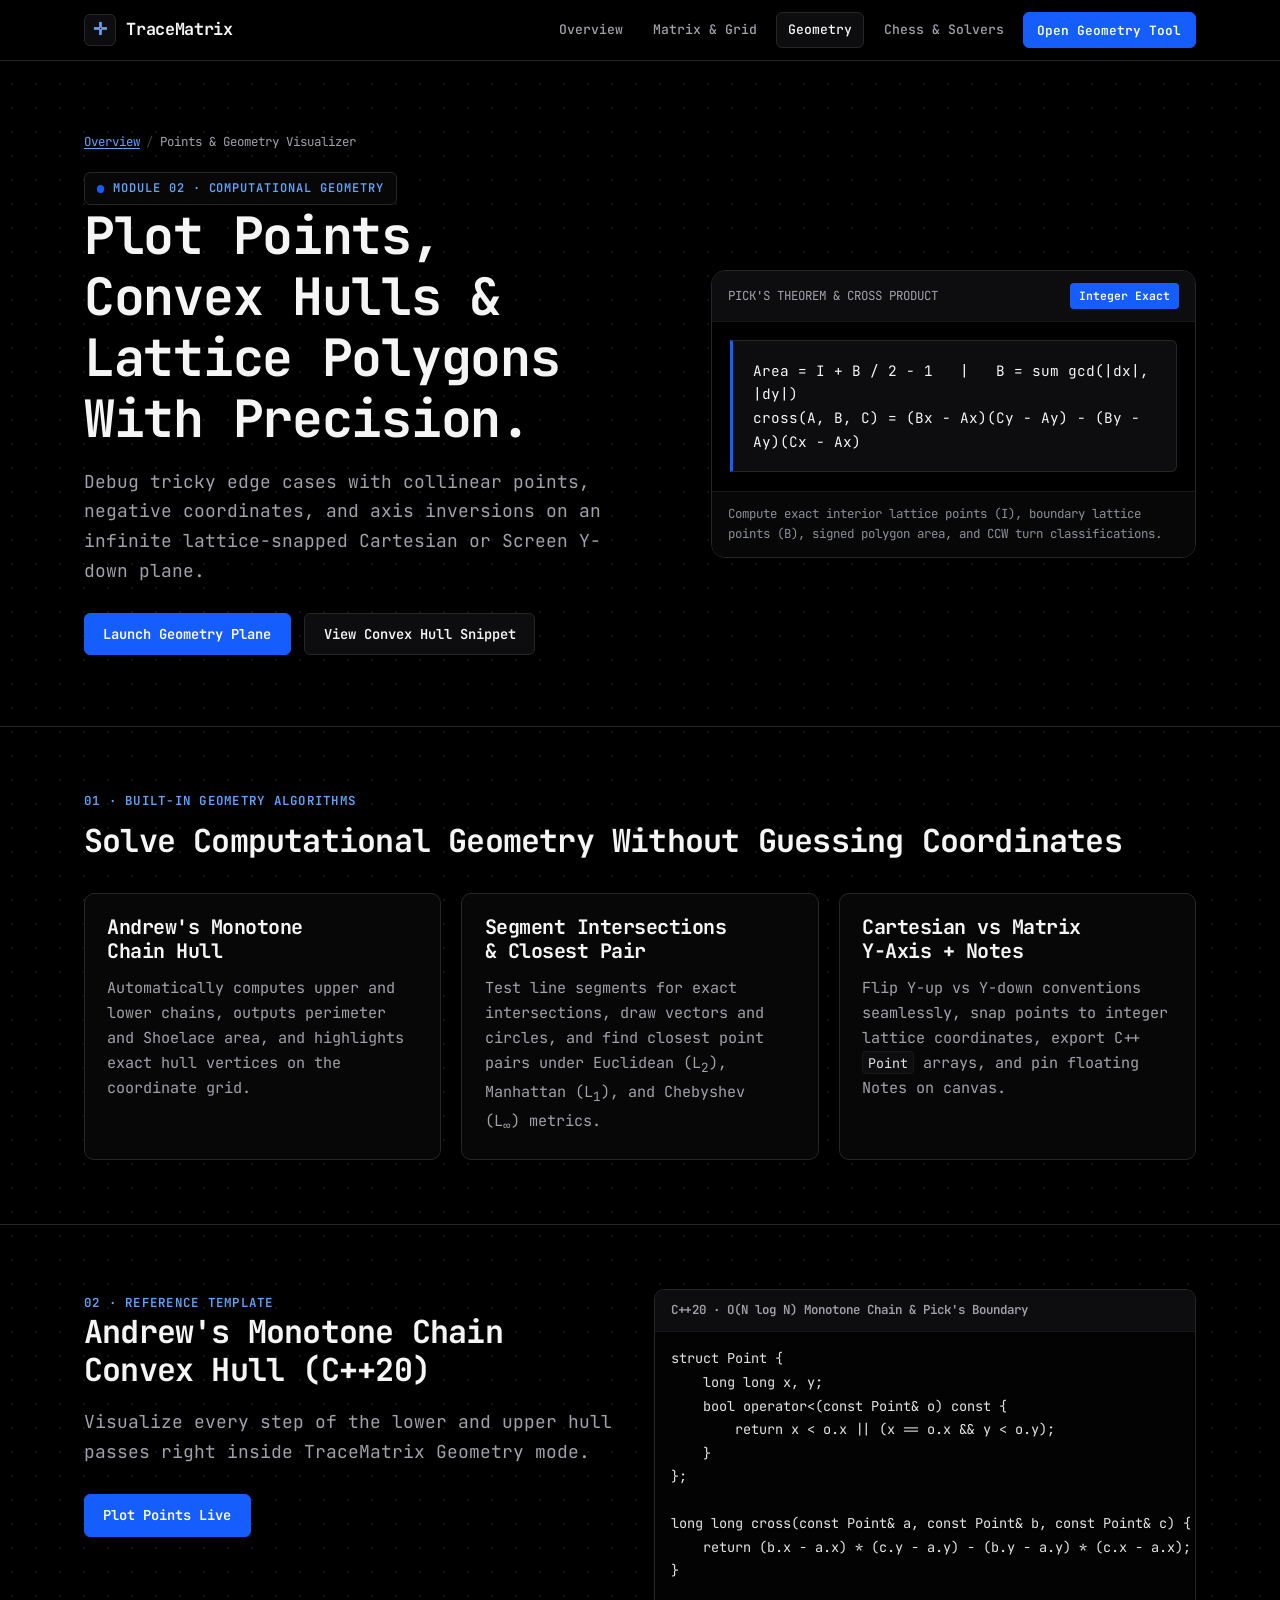
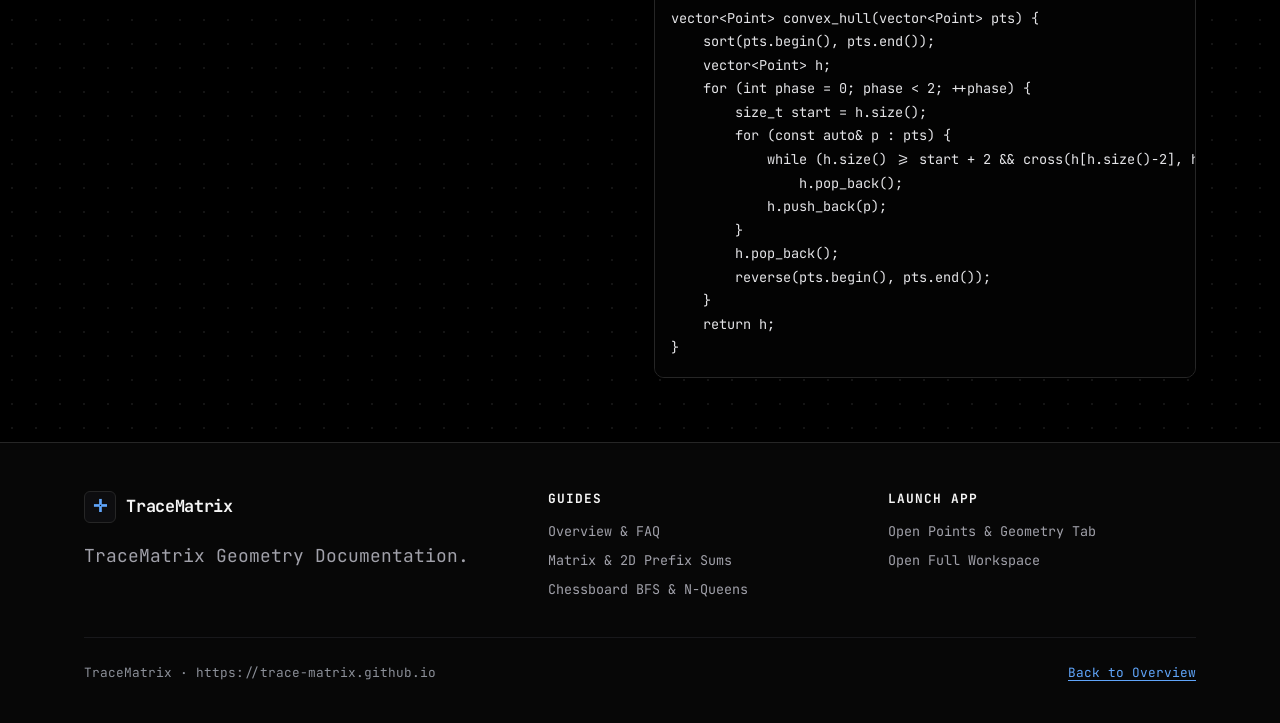
<file: geometry-visualizer.html>
<!DOCTYPE html>
<html lang="en">
<head>
  <meta charset="UTF-8">
  <meta name="viewport" content="width=device-width, initial-scale=1.0, viewport-fit=cover">
  <meta name="color-scheme" content="dark">
  <title>Convex Hull, Pick's Theorem &amp; Geometry Visualizer — TraceMatrix</title>
  <meta name="description" content="Online coordinate geometry visualizer for competitive programming: Andrew's Monotone Chain Convex Hull, Shoelace polygon area, Pick's Theorem interior lattice points, CCW cross product, and closest pair of points.">
  <meta name="keywords" content="convex hull visualizer online, Pick's theorem calculator, shoelace formula polygon area visualizer, coordinate geometry plotter, cross product orientation CCW, closest pair points visualizer">
  <meta name="robots" content="index, follow, max-image-preview:large">
  <link rel="canonical" href="https://trace-matrix.github.io/geometry-visualizer.html">

  <meta property="og:type" content="article">
  <meta property="og:site_name" content="TraceMatrix">
  <meta property="og:url" content="https://trace-matrix.github.io/geometry-visualizer.html">
  <meta property="og:title" content="Convex Hull, Pick's Theorem &amp; Geometry Plane — TraceMatrix">
  <meta property="og:description" content="Interactive infinite Cartesian &amp; screen geometry canvas with lattice snap, convex hull, polygon area, and segment intersection detection.">
  <meta property="og:image" content="https://trace-matrix.github.io/og-cover.png">
  <meta name="twitter:card" content="summary_large_image">
  <meta name="twitter:title" content="Convex Hull &amp; Geometry Visualizer — TraceMatrix">
  <meta name="twitter:description" content="Plot coordinates, run Monotone Chain Convex Hull, and compute Shoelace + Pick's theorem live.">
  <meta name="twitter:image" content="https://trace-matrix.github.io/og-cover.png">

  <link rel="icon" type="image/svg+xml" href="favicon.svg">
  <link rel="manifest" href="site.webmanifest">
  <meta name="theme-color" content="#000000">
  <link rel="preconnect" href="https://fonts.googleapis.com">
  <link rel="preconnect" href="https://fonts.gstatic.com" crossorigin>
  <link href="https://fonts.googleapis.com/css2?family=JetBrains+Mono:ital,wght@0,400..800;1,400..800&display=swap" rel="stylesheet">
  <link rel="stylesheet" href="css/marketing.css">

  <script type="application/ld+json">
  {
    "@context": "https://schema.org",
    "@graph": [
      {
        "@type": "TechArticle",
        "headline": "Convex Hull, Pick's Theorem & Coordinate Geometry Visualizer",
        "url": "https://trace-matrix.github.io/geometry-visualizer.html",
        "image": "https://trace-matrix.github.io/og-cover.png",
        "description": "Guide to TraceMatrix's interactive Computational Geometry plane covering Andrew's Monotone Chain, Pick's Theorem, Shoelace formula, and segment intersections.",
        "isPartOf": {
          "@type": "WebSite",
          "name": "TraceMatrix",
          "url": "https://trace-matrix.github.io/"
        }
      },
      {
        "@type": "BreadcrumbList",
        "itemListElement": [
          { "@type": "ListItem", "position": 1, "name": "TraceMatrix Overview", "item": "https://trace-matrix.github.io/home.html" },
          { "@type": "ListItem", "position": 2, "name": "Points & Geometry Visualizer", "item": "https://trace-matrix.github.io/geometry-visualizer.html" }
        ]
      }
    ]
  }
  </script>
</head>
<body>
  <a href="#main-content" class="skip-link">Skip to main content</a>

  <header class="site-header">
    <div class="container header-inner">
      <a href="home.html" class="brand-link">
        <span class="brand-mark" aria-hidden="true">✛</span>
        <span>TraceMatrix</span>
      </a>
      <nav class="site-nav" aria-label="Primary">
        <ul>
          <li><a href="home.html">Overview</a></li>
          <li><a href="matrix-grid-visualizer.html">Matrix &amp; Grid</a></li>
          <li><a href="geometry-visualizer.html" aria-current="page">Geometry</a></li>
          <li><a href="chessboard-solver.html">Chess &amp; Solvers</a></li>
        </ul>
        <a href="index.html?mode=point" class="btn btn-primary btn-sm">Open Geometry Tool</a>
      </nav>
    </div>
  </header>

  <main id="main-content">
    <section class="hero-section">
      <div class="container">
        <nav class="breadcrumb" aria-label="Breadcrumb">
          <ol>
            <li><a href="home.html">Overview</a></li>
            <li aria-current="page">Points &amp; Geometry Visualizer</li>
          </ol>
        </nav>

        <div class="hero-grid">
          <div>
            <div class="eyebrow">
              <span class="eyebrow-dot" aria-hidden="true"></span>
              <span>Module 02 · Computational Geometry</span>
            </div>
            <h1>Plot Points, Convex Hulls &amp; Lattice Polygons With Precision.</h1>
            <p class="hero-lead">
              Debug tricky edge cases with collinear points, negative coordinates, and axis inversions on an infinite lattice-snapped Cartesian or Screen Y-down plane.
            </p>
            <div class="hero-actions">
              <a href="index.html?mode=point" class="btn btn-primary">Launch Geometry Plane</a>
              <a href="#cpp-hull" class="btn btn-secondary">View Convex Hull Snippet</a>
            </div>
          </div>

          <figure class="monograph-figure">
            <div class="figure-bar">
              <span>PICK&apos;S THEOREM &amp; CROSS PRODUCT</span>
              <span class="figure-pill">Integer Exact</span>
            </div>
            <div class="figure-canvas">
              <div class="formula-card">
                Area = I + B / 2 - 1 &nbsp;&nbsp;|&nbsp;&nbsp; B = sum gcd(|dx|, |dy|)<br>
                cross(A, B, C) = (Bx - Ax)(Cy - Ay) - (By - Ay)(Cx - Ax)
              </div>
            </div>
            <figcaption>Compute exact interior lattice points (I), boundary lattice points (B), signed polygon area, and CCW turn classifications.</figcaption>
          </figure>
        </div>
      </div>
    </section>

    <section class="editorial-section">
      <div class="container">
        <div class="section-head">
          <span class="section-index">01 · Built-in Geometry Algorithms</span>
          <h2>Solve Computational Geometry Without Guessing Coordinates</h2>
        </div>

        <div class="cards-grid">
          <article class="module-card">
            <div class="module-top">
              <h3>Andrew&apos;s Monotone Chain Hull</h3>
              <p>Automatically computes upper and lower chains, outputs perimeter and Shoelace area, and highlights exact hull vertices on the coordinate grid.</p>
            </div>
          </article>
          <article class="module-card">
            <div class="module-top">
              <h3>Segment Intersections &amp; Closest Pair</h3>
              <p>Test line segments for exact intersections, draw vectors and circles, and find closest point pairs under Euclidean (L<sub>2</sub>), Manhattan (L<sub>1</sub>), and Chebyshev (L<sub>∞</sub>) metrics.</p>
            </div>
          </article>
          <article class="module-card">
            <div class="module-top">
              <h3>Cartesian vs Matrix Y-Axis + Notes</h3>
              <p>Flip Y-up vs Y-down conventions seamlessly, snap points to integer lattice coordinates, export C++ <code>Point</code> arrays, and pin floating Notes on canvas.</p>
            </div>
          </article>
        </div>
      </div>
    </section>

    <section id="cpp-hull" class="editorial-section">
      <div class="container split-grid">
        <div>
          <span class="section-index">02 · Reference Template</span>
          <h2>Andrew&apos;s Monotone Chain Convex Hull (C++20)</h2>
          <p class="hero-lead">Visualize every step of the lower and upper hull passes right inside TraceMatrix Geometry mode.</p>
          <div class="hero-actions">
            <a href="index.html?mode=point" class="btn btn-primary">Plot Points Live</a>
          </div>
        </div>

        <div class="code-panel">
          <div class="code-caption" id="geom-code-cap">C++20 · O(N log N) Monotone Chain &amp; Pick&apos;s Boundary</div>
          <pre role="region" aria-labelledby="geom-code-cap" tabindex="0"><code>struct Point {
    long long x, y;
    bool operator&lt;(const Point&amp; o) const {
        return x &lt; o.x || (x == o.x &amp;&amp; y &lt; o.y);
    }
};

long long cross(const Point&amp; a, const Point&amp; b, const Point&amp; c) {
    return (b.x - a.x) * (c.y - a.y) - (b.y - a.y) * (c.x - a.x);
}

vector&lt;Point&gt; convex_hull(vector&lt;Point&gt; pts) {
    sort(pts.begin(), pts.end());
    vector&lt;Point&gt; h;
    for (int phase = 0; phase &lt; 2; ++phase) {
        size_t start = h.size();
        for (const auto&amp; p : pts) {
            while (h.size() &gt;= start + 2 &amp;&amp; cross(h[h.size()-2], h.back(), p) &lt;= 0)
                h.pop_back();
            h.push_back(p);
        }
        h.pop_back();
        reverse(pts.begin(), pts.end());
    }
    return h;
}</code></pre>
        </div>
      </div>
    </section>
  </main>

  <footer class="site-footer">
    <div class="container">
      <div class="footer-grid">
        <div>
          <a href="home.html" class="brand-link">
            <span class="brand-mark" aria-hidden="true">✛</span>
            <span>TraceMatrix</span>
          </a>
          <p class="hero-lead">TraceMatrix Geometry Documentation.</p>
        </div>
        <nav aria-label="Footer Guides">
          <h2 class="footer-heading">Guides</h2>
          <ul class="footer-links">
            <li><a href="home.html">Overview &amp; FAQ</a></li>
            <li><a href="matrix-grid-visualizer.html">Matrix &amp; 2D Prefix Sums</a></li>
            <li><a href="chessboard-solver.html">Chessboard BFS &amp; N-Queens</a></li>
          </ul>
        </nav>
        <nav aria-label="Footer Launch">
          <h2 class="footer-heading">Launch App</h2>
          <ul class="footer-links">
            <li><a href="index.html?mode=point">Open Points &amp; Geometry Tab</a></li>
            <li><a href="index.html">Open Full Workspace</a></li>
          </ul>
        </nav>
      </div>
      <div class="footer-bottom">
        <span>TraceMatrix · https://trace-matrix.github.io</span>
        <a href="home.html">Back to Overview</a>
      </div>
    </div>
  </footer>
</body>
</html>
</file>
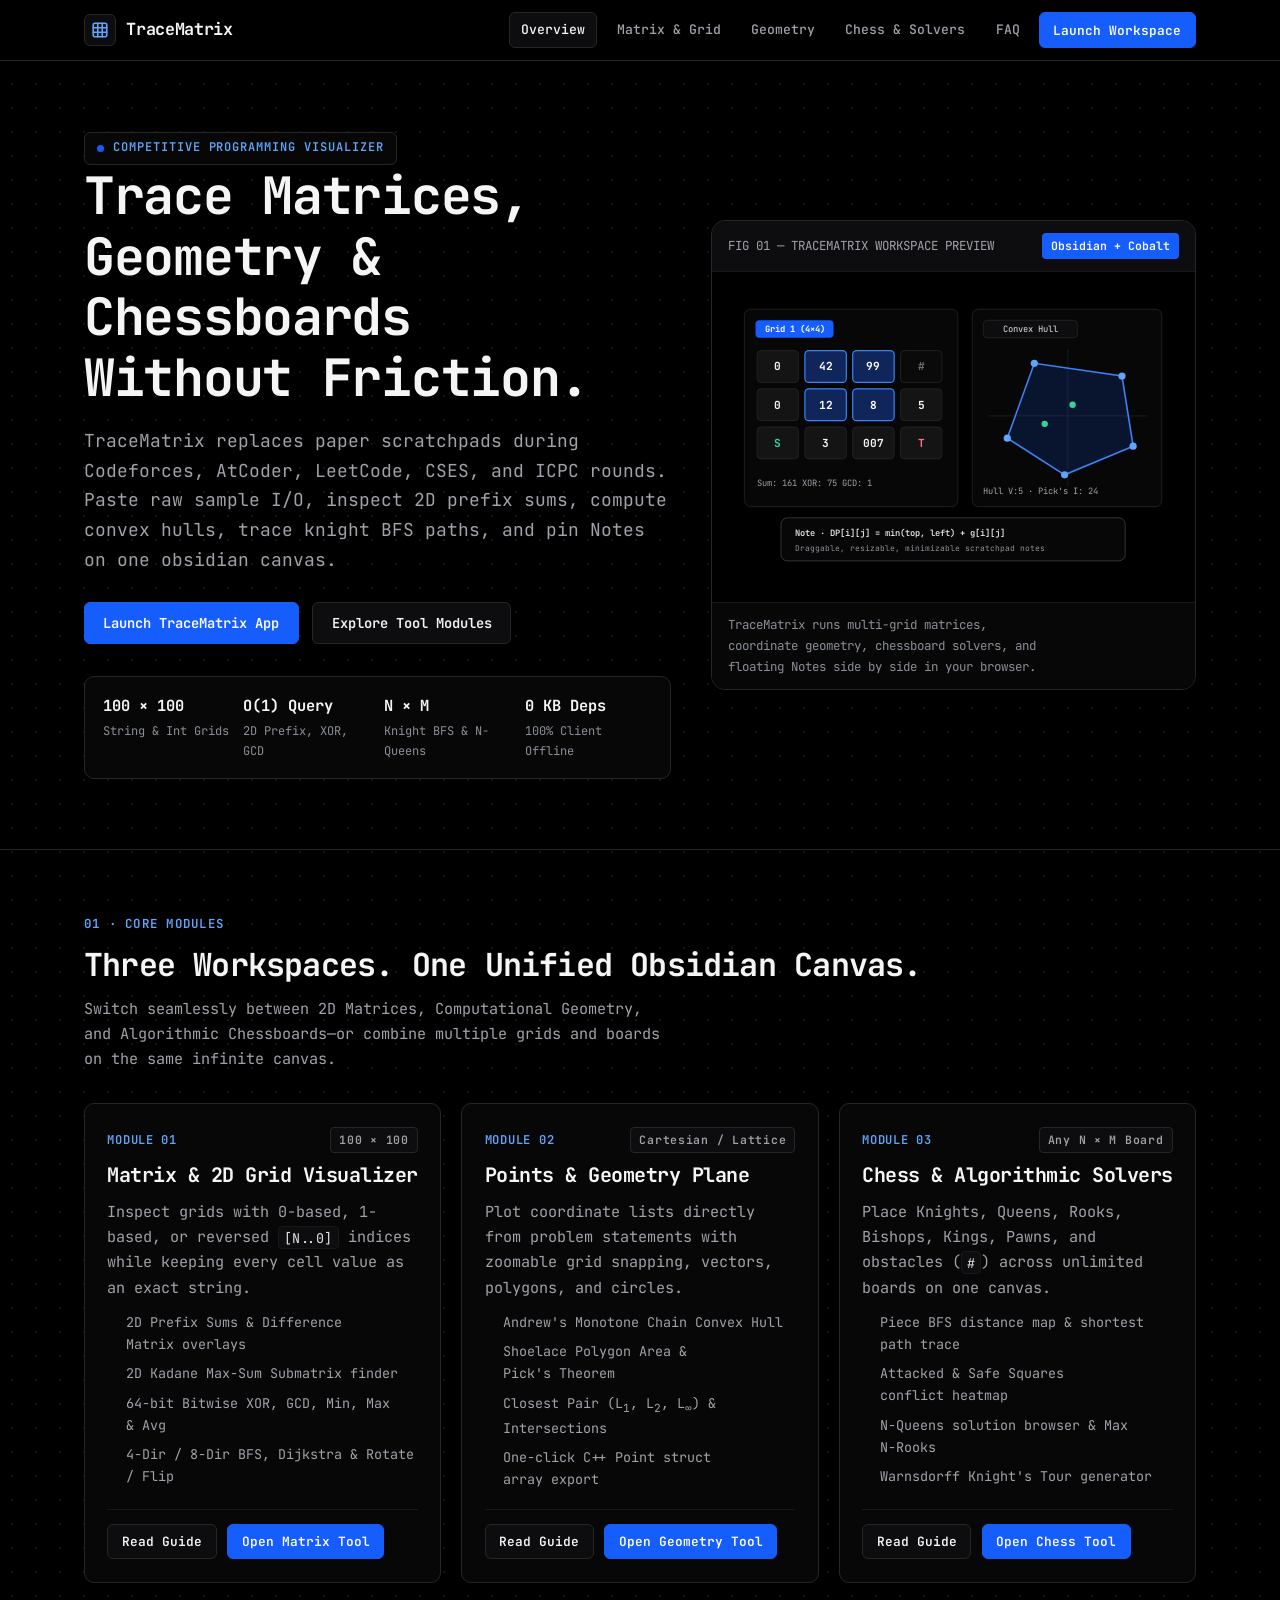
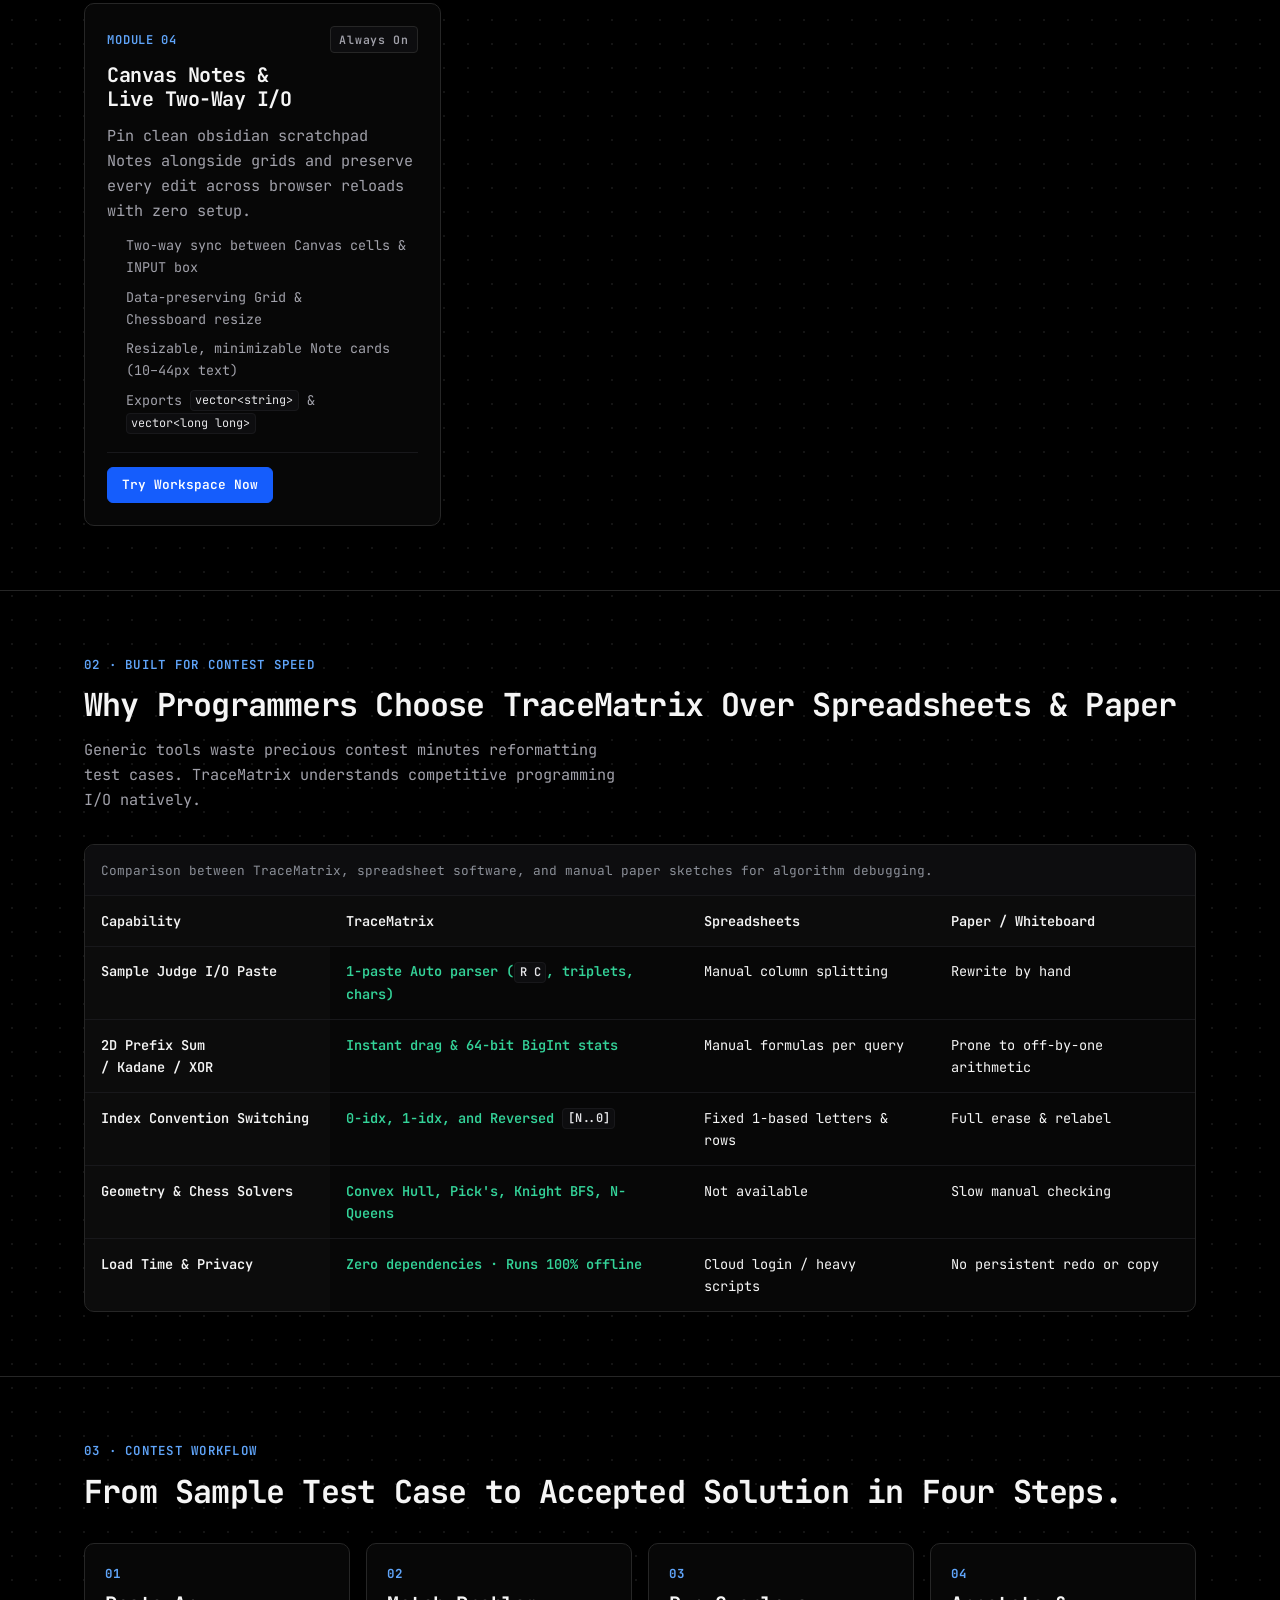
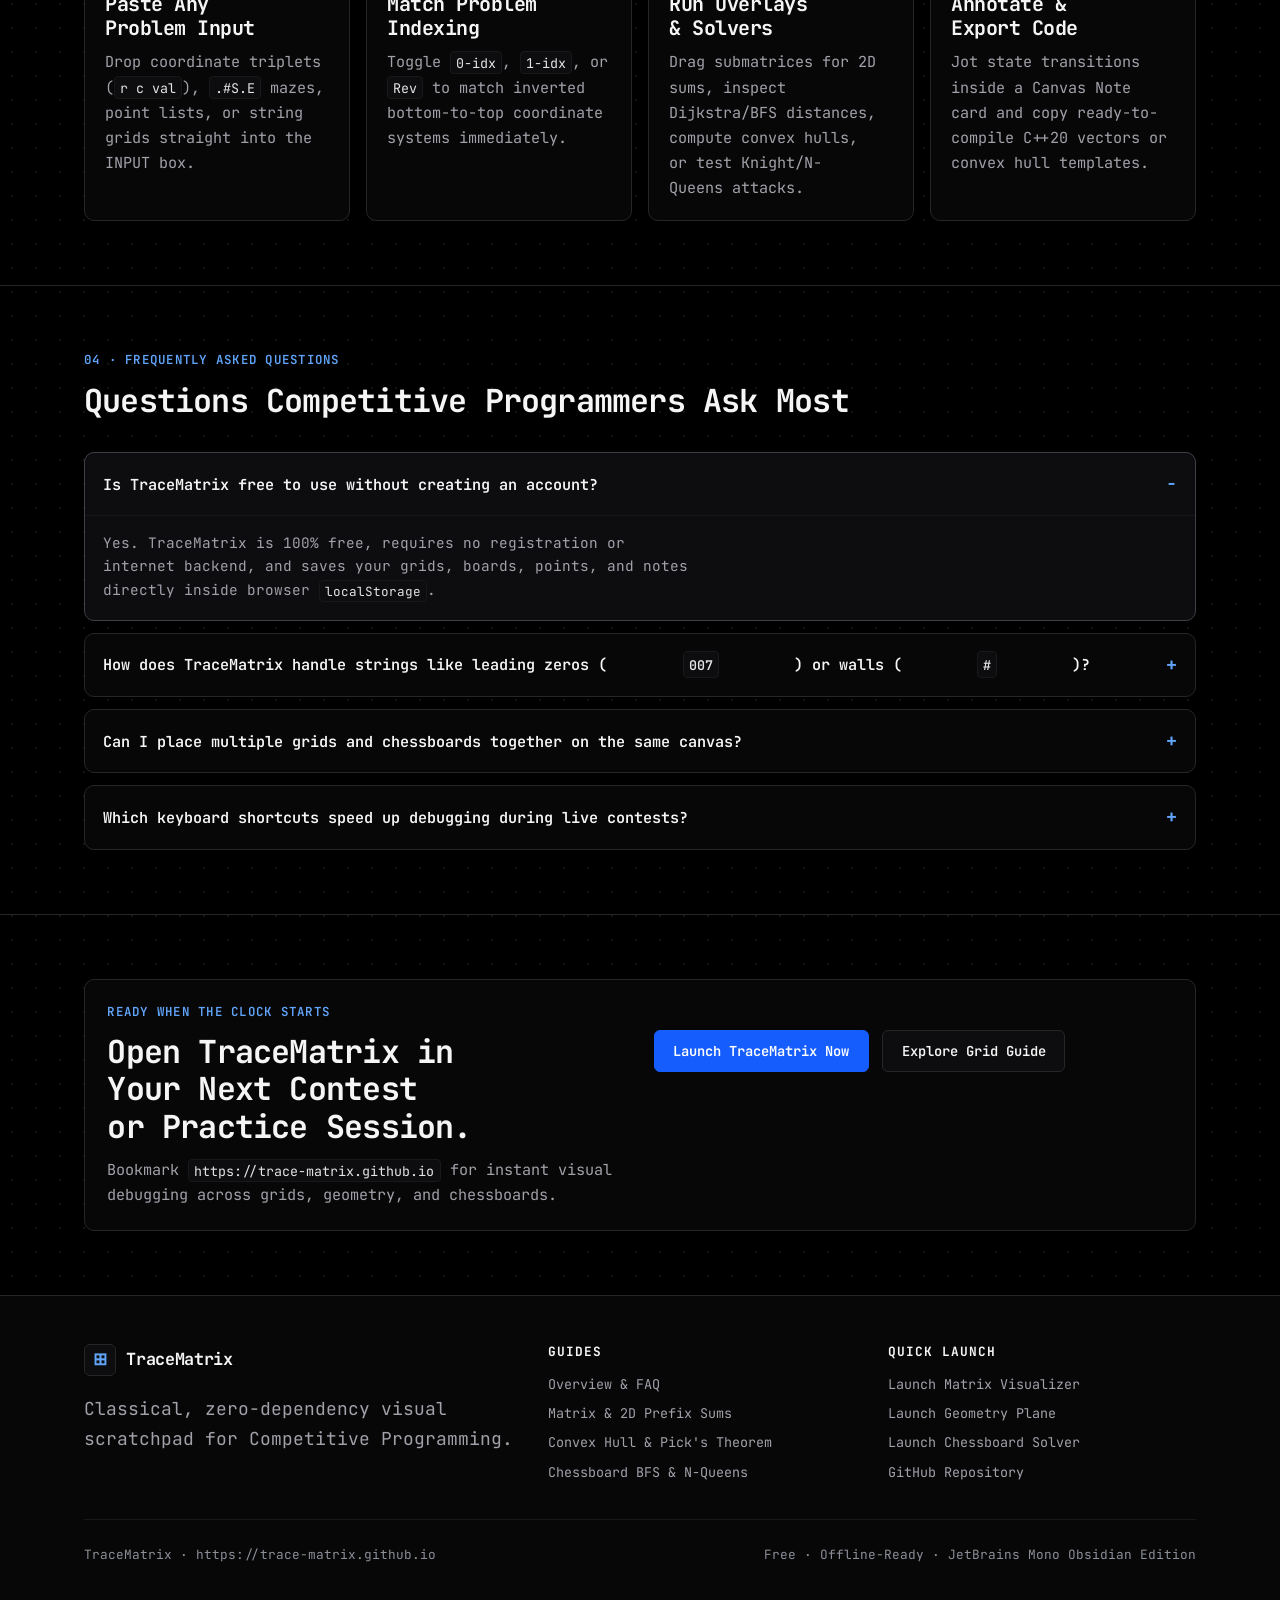
<file: home.html>
<!DOCTYPE html>
<html lang="en">
<head>
  <meta charset="UTF-8">
  <meta name="viewport" content="width=device-width, initial-scale=1.0, viewport-fit=cover">
  <meta name="color-scheme" content="dark">
  <title>TraceMatrix — Competitive Programming Matrix, Geometry &amp; Chessboard Visualizer</title>
  <meta name="description" content="TraceMatrix is a free, zero-lag interactive visualizer built for competitive programmers on Codeforces, AtCoder, LeetCode, CSES, and ICPC. Visualize 2D grids, 2D prefix sums, convex hulls, Pick's theorem, and chessboard BFS instantly.">
  <meta name="keywords" content="TraceMatrix, competitive programming visualizer, 2D grid visualizer, 2D prefix sum calculator, convex hull visualizer, Pick's theorem calculator, chessboard BFS solver, Codeforces tool, AtCoder visualizer, LeetCode matrix tool">
  <meta name="author" content="TraceMatrix">
  <meta name="robots" content="index, follow, max-image-preview:large, max-snippet:-1">
  <link rel="canonical" href="https://trace-matrix.github.io/home.html">

  <!-- Open Graph & Twitter -->
  <meta property="og:type" content="website">
  <meta property="og:site_name" content="TraceMatrix">
  <meta property="og:url" content="https://trace-matrix.github.io/home.html">
  <meta property="og:title" content="TraceMatrix — Visual Scratchpad for Competitive Programming">
  <meta property="og:description" content="Debug 2D grids, prefix sums, Kadane submatrices, coordinate geometry, convex hulls, and chessboard solvers on an obsidian canvas. Free, fast, offline-ready.">
  <meta property="og:image" content="https://trace-matrix.github.io/og-cover.png">
  <meta property="og:image:width" content="1200">
  <meta property="og:image:height" content="630">
  <meta property="og:image:alt" content="TraceMatrix dark workspace displaying a highlighted 2D Prefix Sum matrix">
  <meta name="twitter:card" content="summary_large_image">
  <meta name="twitter:title" content="TraceMatrix — Competitive Programming Visualizer">
  <meta name="twitter:description" content="Interactive 2D matrix, coordinate geometry, convex hull, and chessboard BFS scratchpad built for contest speed.">
  <meta name="twitter:image" content="https://trace-matrix.github.io/og-cover.png">

  <!-- Icons & Manifest -->
  <link rel="icon" type="image/svg+xml" href="favicon.svg">
  <link rel="icon" type="image/png" sizes="32x32" href="favicon-32x32.png">
  <link rel="icon" type="image/png" sizes="16x16" href="favicon-16x16.png">
  <link rel="apple-touch-icon" sizes="180x180" href="apple-touch-icon.png">
  <link rel="manifest" href="site.webmanifest">
  <meta name="theme-color" content="#000000">

  <!-- Fonts & Styles -->
  <link rel="preconnect" href="https://fonts.googleapis.com">
  <link rel="preconnect" href="https://fonts.gstatic.com" crossorigin>
  <link href="https://fonts.googleapis.com/css2?family=JetBrains+Mono:ital,wght@0,400..800;1,400..800&display=swap" rel="stylesheet">
  <link rel="stylesheet" href="css/marketing.css">

  <!-- Structured Data: SoftwareApplication + FAQPage + BreadcrumbList -->
  <script type="application/ld+json">
  {
    "@context": "https://schema.org",
    "@graph": [
      {
        "@type": "SoftwareApplication",
        "name": "TraceMatrix",
        "url": "https://trace-matrix.github.io/",
        "applicationCategory": "DeveloperApplication",
        "operatingSystem": "Web Browser (Windows, macOS, Linux, ChromeOS)",
        "isAccessibleForFree": true,
        "offers": {
          "@type": "Offer",
          "price": "0",
          "priceCurrency": "USD"
        },
        "screenshot": "https://trace-matrix.github.io/og-cover.png",
        "description": "Free interactive competitive programming visualizer for 2D matrices, 2D prefix sums, BFS/Dijkstra pathfinding, coordinate geometry, convex hulls, Pick's theorem, and chessboard problem solving."
      },
      {
        "@type": "BreadcrumbList",
        "itemListElement": [
          {
            "@type": "ListItem",
            "position": 1,
            "name": "TraceMatrix App",
            "item": "https://trace-matrix.github.io/"
          },
          {
            "@type": "ListItem",
            "position": 2,
            "name": "Overview & Documentation",
            "item": "https://trace-matrix.github.io/home.html"
          }
        ]
      },
      {
        "@type": "FAQPage",
        "mainEntity": [
          {
            "@type": "Question",
            "name": "Is TraceMatrix free and safe to use during competitive programming contests?",
            "acceptedAnswer": {
              "@type": "Answer",
              "text": "Yes. TraceMatrix is completely free, open-source, requires zero login or telemetry, and runs 100% locally inside your browser using HTML5 Canvas with offline persistence."
            }
          },
          {
            "@type": "Question",
            "name": "Does TraceMatrix support 0-indexed, 1-indexed, and reversed [N..0] grid coordinates?",
            "acceptedAnswer": {
              "@type": "Answer",
              "text": "Yes. You can switch between 0-indexed, 1-indexed, and Reversed [N..0] row and column labels globally from the top navigation bar without losing grid or board data."
            }
          },
          {
            "@type": "Question",
            "name": "Can I enter string characters, leading zeros like 007, and walls (#) inside grid cells?",
            "acceptedAnswer": {
              "@type": "Answer",
              "text": "Yes. TraceMatrix stores every grid cell as a string so leading zeros, characters like . # S E T, words, and 64-bit numbers stay exact, while prefix sums and 64-bit XOR/GCD continue computing accurately on numeric cells."
            }
          },
          {
            "@type": "Question",
            "name": "Can I keep algorithmic notes or formulas alongside my grid and chessboard?",
            "acceptedAnswer": {
              "@type": "Answer",
              "text": "Yes. Click Note in any tab to place draggable, resizable, minimizable obsidian note cards directly on the canvas with adjustable font size and automatic persistence."
            }
          }
        ]
      }
    ]
  }
  </script>
</head>
<body>
  <a href="#main-content" class="skip-link">Skip to main content</a>

  <header class="site-header">
    <div class="container header-inner">
      <a href="home.html" class="brand-link" aria-current="page">
        <span class="brand-mark" aria-hidden="true">
          <svg width="18" height="18" viewBox="0 0 24 24" fill="none" stroke="currentColor" stroke-width="2.2" stroke-linecap="round" stroke-linejoin="round">
            <rect x="3" y="3" width="18" height="18" rx="2"/>
            <line x1="3" y1="9" x2="21" y2="9"/>
            <line x1="3" y1="15" x2="21" y2="15"/>
            <line x1="9" y1="3" x2="9" y2="21"/>
            <line x1="15" y1="3" x2="15" y2="21"/>
          </svg>
        </span>
        <span>TraceMatrix</span>
      </a>

      <nav class="site-nav" aria-label="Primary">
        <ul>
          <li><a href="home.html" aria-current="page">Overview</a></li>
          <li><a href="matrix-grid-visualizer.html">Matrix &amp; Grid</a></li>
          <li><a href="geometry-visualizer.html">Geometry</a></li>
          <li><a href="chessboard-solver.html">Chess &amp; Solvers</a></li>
          <li><a href="#faq">FAQ</a></li>
        </ul>
        <a href="index.html" class="btn btn-primary btn-sm">Launch Workspace</a>
      </nav>
    </div>
  </header>

  <main id="main-content">
    <!-- Hero Section -->
    <section class="hero-section">
      <div class="container hero-grid">
        <div>
          <div class="eyebrow">
            <span class="eyebrow-dot" aria-hidden="true"></span>
            <span>Competitive Programming Visualizer</span>
          </div>
          <h1>Trace Matrices, Geometry &amp; Chessboards Without Friction.</h1>
          <p class="hero-lead">
            TraceMatrix replaces paper scratchpads during Codeforces, AtCoder, LeetCode, CSES, and ICPC rounds. Paste raw sample I/O, inspect 2D prefix sums, compute convex hulls, trace knight BFS paths, and pin Notes on one obsidian canvas.
          </p>
          <div class="hero-actions">
            <a href="index.html" class="btn btn-primary">Launch TraceMatrix App</a>
            <a href="#modules" class="btn btn-secondary">Explore Tool Modules</a>
          </div>
          <div class="ledger-strip" aria-label="Key technical specifications">
            <div class="ledger-item">
              <span class="ledger-val">100 × 100</span>
              <span class="ledger-label">String &amp; Int Grids</span>
            </div>
            <div class="ledger-item">
              <span class="ledger-val">O(1) Query</span>
              <span class="ledger-label">2D Prefix, XOR, GCD</span>
            </div>
            <div class="ledger-item">
              <span class="ledger-val">N × M</span>
              <span class="ledger-label">Knight BFS &amp; N-Queens</span>
            </div>
            <div class="ledger-item">
              <span class="ledger-val">0 KB Deps</span>
              <span class="ledger-label">100% Client Offline</span>
            </div>
          </div>
        </div>

        <figure class="monograph-figure">
          <div class="figure-bar">
            <span>FIG 01 — TRACEMATRIX WORKSPACE PREVIEW</span>
            <span class="figure-pill">Obsidian + Cobalt</span>
          </div>
          <div class="figure-canvas">
            <svg viewBox="0 0 560 360" role="img" aria-labelledby="hero-fig-title hero-fig-desc">
              <title id="hero-fig-title">TraceMatrix interactive multi-canvas diagram</title>
              <desc id="hero-fig-desc">Illustration of TraceMatrix displaying a 4 by 4 matrix with a highlighted 2 by 2 submatrix selection, an adjacent coordinate geometry hull plot, and an overlapping minimized Note box.</desc>
              <rect x="0" y="0" width="560" height="360" fill="#000000"/>
              <!-- Submatrix Grid Card -->
              <rect x="18" y="24" width="268" height="248" rx="8" fill="#070707" stroke="#262626"/>
              <rect x="32" y="38" width="98" height="22" rx="5" fill="#155dfc"/>
              <text x="81" y="53" fill="#ffffff" font-family="JetBrains Mono, monospace" font-size="11" text-anchor="middle" font-weight="700">Grid 1 (4×4)</text>
              <g font-family="JetBrains Mono, monospace" font-size="14" font-weight="700" text-anchor="middle">
                <rect x="34" y="76" width="52" height="40" rx="5" fill="#141414" stroke="#262626"/><text x="60" y="101" fill="#f5f5f5">0</text>
                <rect x="94" y="76" width="52" height="40" rx="5" fill="#10255a" stroke="#3b82f6" stroke-width="1.5"/><text x="120" y="101" fill="#ffffff">42</text>
                <rect x="154" y="76" width="52" height="40" rx="5" fill="#10255a" stroke="#3b82f6" stroke-width="1.5"/><text x="180" y="101" fill="#ffffff">99</text>
                <rect x="214" y="76" width="52" height="40" rx="5" fill="#0a0a0a" stroke="#262626"/><text x="240" y="101" fill="#71717a">#</text>
                <rect x="34" y="124" width="52" height="40" rx="5" fill="#141414" stroke="#262626"/><text x="60" y="149" fill="#f5f5f5">0</text>
                <rect x="94" y="124" width="52" height="40" rx="5" fill="#10255a" stroke="#3b82f6" stroke-width="1.5"/><text x="120" y="149" fill="#ffffff">12</text>
                <rect x="154" y="124" width="52" height="40" rx="5" fill="#10255a" stroke="#3b82f6" stroke-width="1.5"/><text x="180" y="149" fill="#ffffff">8</text>
                <rect x="214" y="124" width="52" height="40" rx="5" fill="#141414" stroke="#262626"/><text x="240" y="149" fill="#f5f5f5">5</text>
                <rect x="34" y="172" width="52" height="40" rx="5" fill="#141414" stroke="#262626"/><text x="60" y="197" fill="#34d399">S</text>
                <rect x="94" y="172" width="52" height="40" rx="5" fill="#141414" stroke="#262626"/><text x="120" y="197" fill="#f5f5f5">3</text>
                <rect x="154" y="172" width="52" height="40" rx="5" fill="#141414" stroke="#262626"/><text x="180" y="197" fill="#f5f5f5">007</text>
                <rect x="214" y="172" width="52" height="40" rx="5" fill="#141414" stroke="#262626"/><text x="240" y="197" fill="#fb7185">T</text>
              </g>
              <text x="34" y="246" fill="#a1a1aa" font-family="JetBrains Mono, monospace" font-size="11">Sum: 161  XOR: 75  GCD: 1</text>

              <!-- Geometry Hull Plot Card -->
              <rect x="304" y="24" width="238" height="248" rx="8" fill="#070707" stroke="#262626"/>
              <rect x="318" y="38" width="118" height="22" rx="5" fill="#0d0d0f" stroke="#262626"/>
              <text x="377" y="53" fill="#e4e4e7" font-family="JetBrains Mono, monospace" font-size="11" text-anchor="middle">Convex Hull</text>
              <line x1="324" y1="158" x2="524" y2="158" stroke="#1f1f23" stroke-width="1"/>
              <line x1="424" y1="74" x2="424" y2="246" stroke="#1f1f23" stroke-width="1"/>
              <polygon points="348,186 382,92 492,108 506,196 420,232" fill="rgba(21,93,252,0.16)" stroke="#3b82f6" stroke-width="2"/>
              <circle cx="348" cy="186" r="4.5" fill="#60a5fa"/>
              <circle cx="382" cy="92" r="4.5" fill="#60a5fa"/>
              <circle cx="492" cy="108" r="4.5" fill="#60a5fa"/>
              <circle cx="506" cy="196" r="4.5" fill="#60a5fa"/>
              <circle cx="420" cy="232" r="4.5" fill="#60a5fa"/>
              <circle cx="430" cy="144" r="4" fill="#34d399"/>
              <circle cx="395" cy="168" r="4" fill="#34d399"/>
              <text x="318" y="256" fill="#a1a1aa" font-family="JetBrains Mono, monospace" font-size="11">Hull V:5 · Pick&apos;s I: 24</text>

              <!-- Canvas Note Box -->
              <rect x="64" y="286" width="432" height="54" rx="8" fill="#070707" stroke="#3f3f46"/>
              <text x="82" y="309" fill="#e4e4e7" font-family="JetBrains Mono, monospace" font-size="11" font-weight="600">Note · DP[i][j] = min(top, left) + g[i][j]</text>
              <text x="82" y="327" fill="#8b8f98" font-family="JetBrains Mono, monospace" font-size="10">Draggable, resizable, minimizable scratchpad notes</text>
            </svg>
          </div>
          <figcaption>TraceMatrix runs multi-grid matrices, coordinate geometry, chessboard solvers, and floating Notes side by side in your browser.</figcaption>
        </figure>
      </div>
    </section>

    <!-- Core Modules Section -->
    <section id="modules" class="editorial-section">
      <div class="container">
        <div class="section-head">
          <span class="section-index">01 · Core Modules</span>
          <h2>Three Workspaces. One Unified Obsidian Canvas.</h2>
          <p>Switch seamlessly between 2D Matrices, Computational Geometry, and Algorithmic Chessboards—or combine multiple grids and boards on the same infinite canvas.</p>
        </div>

        <div class="cards-grid">
          <article class="module-card">
            <div class="module-top">
              <div class="module-num">
                <span>MODULE 01</span>
                <span class="module-tag">100 × 100</span>
              </div>
              <h3>Matrix &amp; 2D Grid Visualizer</h3>
              <p>Inspect grids with 0-based, 1-based, or reversed <code>[N..0]</code> indices while keeping every cell value as an exact string.</p>
              <ul class="feature-list">
                <li>2D Prefix Sums &amp; Difference Matrix overlays</li>
                <li>2D Kadane Max-Sum Submatrix finder</li>
                <li>64-bit Bitwise XOR, GCD, Min, Max &amp; Avg</li>
                <li>4-Dir / 8-Dir BFS, Dijkstra &amp; Rotate / Flip</li>
              </ul>
            </div>
            <div class="module-actions">
              <a href="matrix-grid-visualizer.html" class="btn btn-secondary btn-sm">Read Guide</a>
              <a href="index.html?mode=grid" class="btn btn-primary btn-sm">Open Matrix Tool</a>
            </div>
          </article>

          <article class="module-card">
            <div class="module-top">
              <div class="module-num">
                <span>MODULE 02</span>
                <span class="module-tag">Cartesian / Lattice</span>
              </div>
              <h3>Points &amp; Geometry Plane</h3>
              <p>Plot coordinate lists directly from problem statements with zoomable grid snapping, vectors, polygons, and circles.</p>
              <ul class="feature-list">
                <li>Andrew&apos;s Monotone Chain Convex Hull</li>
                <li>Shoelace Polygon Area &amp; Pick&apos;s Theorem</li>
                <li>Closest Pair (L<sub>1</sub>, L<sub>2</sub>, L<sub>∞</sub>) &amp; Intersections</li>
                <li>One-click C++ Point struct array export</li>
              </ul>
            </div>
            <div class="module-actions">
              <a href="geometry-visualizer.html" class="btn btn-secondary btn-sm">Read Guide</a>
              <a href="index.html?mode=point" class="btn btn-primary btn-sm">Open Geometry Tool</a>
            </div>
          </article>

          <article class="module-card">
            <div class="module-top">
              <div class="module-num">
                <span>MODULE 03</span>
                <span class="module-tag">Any N × M Board</span>
              </div>
              <h3>Chess &amp; Algorithmic Solvers</h3>
              <p>Place Knights, Queens, Rooks, Bishops, Kings, Pawns, and obstacles (<code>#</code>) across unlimited boards on one canvas.</p>
              <ul class="feature-list">
                <li>Piece BFS distance map &amp; shortest path trace</li>
                <li>Attacked &amp; Safe Squares conflict heatmap</li>
                <li>N-Queens solution browser &amp; Max N-Rooks</li>
                <li>Warnsdorff Knight&apos;s Tour generator</li>
              </ul>
            </div>
            <div class="module-actions">
              <a href="chessboard-solver.html" class="btn btn-secondary btn-sm">Read Guide</a>
              <a href="index.html?mode=chess" class="btn btn-primary btn-sm">Open Chess Tool</a>
            </div>
          </article>

          <article class="module-card">
            <div class="module-top">
              <div class="module-num">
                <span>MODULE 04</span>
                <span class="module-tag">Always On</span>
              </div>
              <h3>Canvas Notes &amp; Live Two-Way I/O</h3>
              <p>Pin clean obsidian scratchpad Notes alongside grids and preserve every edit across browser reloads with zero setup.</p>
              <ul class="feature-list">
                <li>Two-way sync between Canvas cells &amp; INPUT box</li>
                <li>Data-preserving Grid &amp; Chessboard resize</li>
                <li>Resizable, minimizable Note cards (10–44px text)</li>
                <li>Exports <code>vector&lt;string&gt;</code> &amp; <code>vector&lt;long long&gt;</code></li>
              </ul>
            </div>
            <div class="module-actions">
              <a href="index.html" class="btn btn-primary btn-sm">Try Workspace Now</a>
            </div>
          </article>
        </div>
      </div>
    </section>

    <!-- Comparison Benchmark Table -->
    <section id="compare" class="editorial-section">
      <div class="container">
        <div class="section-head">
          <span class="section-index">02 · Built For Contest Speed</span>
          <h2>Why Programmers Choose TraceMatrix Over Spreadsheets &amp; Paper</h2>
          <p>Generic tools waste precious contest minutes reformatting test cases. TraceMatrix understands competitive programming I/O natively.</p>
        </div>

        <div class="table-scroll" role="region" aria-labelledby="compare-caption" tabindex="0">
          <table class="spec-table">
            <caption id="compare-caption">Comparison between TraceMatrix, spreadsheet software, and manual paper sketches for algorithm debugging.</caption>
            <thead>
              <tr>
                <th scope="col">Capability</th>
                <th scope="col">TraceMatrix</th>
                <th scope="col">Spreadsheets</th>
                <th scope="col">Paper / Whiteboard</th>
              </tr>
            </thead>
            <tbody>
              <tr>
                <th scope="row">Sample Judge I/O Paste</th>
                <td class="spec-highlight">1-paste Auto parser (<code>R C</code>, triplets, chars)</td>
                <td>Manual column splitting</td>
                <td>Rewrite by hand</td>
              </tr>
              <tr>
                <th scope="row">2D Prefix Sum / Kadane / XOR</th>
                <td class="spec-highlight">Instant drag &amp; 64-bit BigInt stats</td>
                <td>Manual formulas per query</td>
                <td>Prone to off-by-one arithmetic</td>
              </tr>
              <tr>
                <th scope="row">Index Convention Switching</th>
                <td class="spec-highlight">0-idx, 1-idx, and Reversed <code>[N..0]</code></td>
                <td>Fixed 1-based letters &amp; rows</td>
                <td>Full erase &amp; relabel</td>
              </tr>
              <tr>
                <th scope="row">Geometry &amp; Chess Solvers</th>
                <td class="spec-highlight">Convex Hull, Pick&apos;s, Knight BFS, N-Queens</td>
                <td>Not available</td>
                <td>Slow manual checking</td>
              </tr>
              <tr>
                <th scope="row">Load Time &amp; Privacy</th>
                <td class="spec-highlight">Zero dependencies · Runs 100% offline</td>
                <td>Cloud login / heavy scripts</td>
                <td>No persistent redo or copy</td>
              </tr>
            </tbody>
          </table>
        </div>
      </div>
    </section>

    <!-- 4-Step Workflow -->
    <section class="editorial-section">
      <div class="container">
        <div class="section-head">
          <span class="section-index">03 · Contest Workflow</span>
          <h2>From Sample Test Case to Accepted Solution in Four Steps.</h2>
        </div>

        <ol class="steps-list" role="list">
          <li class="step-card">
            <h3>Paste Any Problem Input</h3>
            <p>Drop coordinate triplets (<code>r c val</code>), <code>.#S.E</code> mazes, point lists, or string grids straight into the INPUT box.</p>
          </li>
          <li class="step-card">
            <h3>Match Problem Indexing</h3>
            <p>Toggle <code>0-idx</code>, <code>1-idx</code>, or <code>Rev</code> to match inverted bottom-to-top coordinate systems immediately.</p>
          </li>
          <li class="step-card">
            <h3>Run Overlays &amp; Solvers</h3>
            <p>Drag submatrices for 2D sums, inspect Dijkstra/BFS distances, compute convex hulls, or test Knight/N-Queens attacks.</p>
          </li>
          <li class="step-card">
            <h3>Annotate &amp; Export Code</h3>
            <p>Jot state transitions inside a Canvas Note card and copy ready-to-compile C++20 vectors or convex hull templates.</p>
          </li>
        </ol>
      </div>
    </section>

    <!-- FAQ Section -->
    <section id="faq" class="editorial-section">
      <div class="container">
        <div class="section-head">
          <span class="section-index">04 · Frequently Asked Questions</span>
          <h2>Questions Competitive Programmers Ask Most</h2>
        </div>

        <div class="faq-list">
          <details class="faq-item" open>
            <summary>Is TraceMatrix free to use without creating an account?</summary>
            <div class="faq-answer">
              <p>Yes. TraceMatrix is 100% free, requires no registration or internet backend, and saves your grids, boards, points, and notes directly inside browser <code>localStorage</code>.</p>
            </div>
          </details>

          <details class="faq-item">
            <summary>How does TraceMatrix handle strings like leading zeros (<code>007</code>) or walls (<code>#</code>)?</summary>
            <div class="faq-answer">
              <p>Every grid cell stores its input as an exact string, preserving leading zeros, words, single characters, and obstacle tokens like <code>#</code>, while numeric solvers and 64-bit XOR/GCD statistics automatically evaluate numeric tokens.</p>
            </div>
          </details>

          <details class="faq-item">
            <summary>Can I place multiple grids and chessboards together on the same canvas?</summary>
            <div class="faq-answer">
              <p>Yes. Click <code>+ Grid</code> or <code>+ Chess</code> in the sidebar to inspect test case steps side by side, clone boards before mutating them, and resize dimensions without wiping existing cell data.</p>
            </div>
          </details>

          <details class="faq-item">
            <summary>Which keyboard shortcuts speed up debugging during live contests?</summary>
            <div class="faq-answer">
              <p>Press <code>1</code>, <code>2</code>, or <code>3</code> to switch visualizer modes, <code>I</code> to toggle 0-based vs 1-based indexing, <code>F</code> to fit the active canvas, <code>Ctrl+Z</code> / <code>Ctrl+Y</code> to undo/redo, and <code>?</code> to open the shortcuts reference.</p>
            </div>
          </details>
        </div>
      </div>
    </section>

    <!-- Final CTA Banner -->
    <section class="editorial-section">
      <div class="container">
        <div class="module-card">
          <div class="split-grid">
            <div class="module-top">
              <span class="section-index">Ready When The Clock Starts</span>
              <h2>Open TraceMatrix in Your Next Contest or Practice Session.</h2>
              <p>Bookmark <code>https://trace-matrix.github.io</code> for instant visual debugging across grids, geometry, and chessboards.</p>
            </div>
            <div class="hero-actions">
              <a href="index.html" class="btn btn-primary">Launch TraceMatrix Now</a>
              <a href="matrix-grid-visualizer.html" class="btn btn-secondary">Explore Grid Guide</a>
            </div>
          </div>
        </div>
      </div>
    </section>
  </main>

  <footer class="site-footer">
    <div class="container">
      <div class="footer-grid">
        <div>
          <a href="home.html" class="brand-link">
            <span class="brand-mark" aria-hidden="true">⊞</span>
            <span>TraceMatrix</span>
          </a>
          <p class="hero-lead">Classical, zero-dependency visual scratchpad for Competitive Programming.</p>
        </div>
        <nav aria-label="Footer Visualizer Guides">
          <h2 class="footer-heading">Guides</h2>
          <ul class="footer-links">
            <li><a href="home.html">Overview &amp; FAQ</a></li>
            <li><a href="matrix-grid-visualizer.html">Matrix &amp; 2D Prefix Sums</a></li>
            <li><a href="geometry-visualizer.html">Convex Hull &amp; Pick&apos;s Theorem</a></li>
            <li><a href="chessboard-solver.html">Chessboard BFS &amp; N-Queens</a></li>
          </ul>
        </nav>
        <nav aria-label="Footer Quick Launch">
          <h2 class="footer-heading">Quick Launch</h2>
          <ul class="footer-links">
            <li><a href="index.html?mode=grid">Launch Matrix Visualizer</a></li>
            <li><a href="index.html?mode=point">Launch Geometry Plane</a></li>
            <li><a href="index.html?mode=chess">Launch Chessboard Solver</a></li>
            <li><a href="https://github.com/trace-matrix/trace-matrix.github.io">GitHub Repository</a></li>
          </ul>
        </nav>
      </div>
      <div class="footer-bottom">
        <span>TraceMatrix · https://trace-matrix.github.io</span>
        <span>Free · Offline-Ready · JetBrains Mono Obsidian Edition</span>
      </div>
    </div>
  </footer>
</body>
</html>
</file>
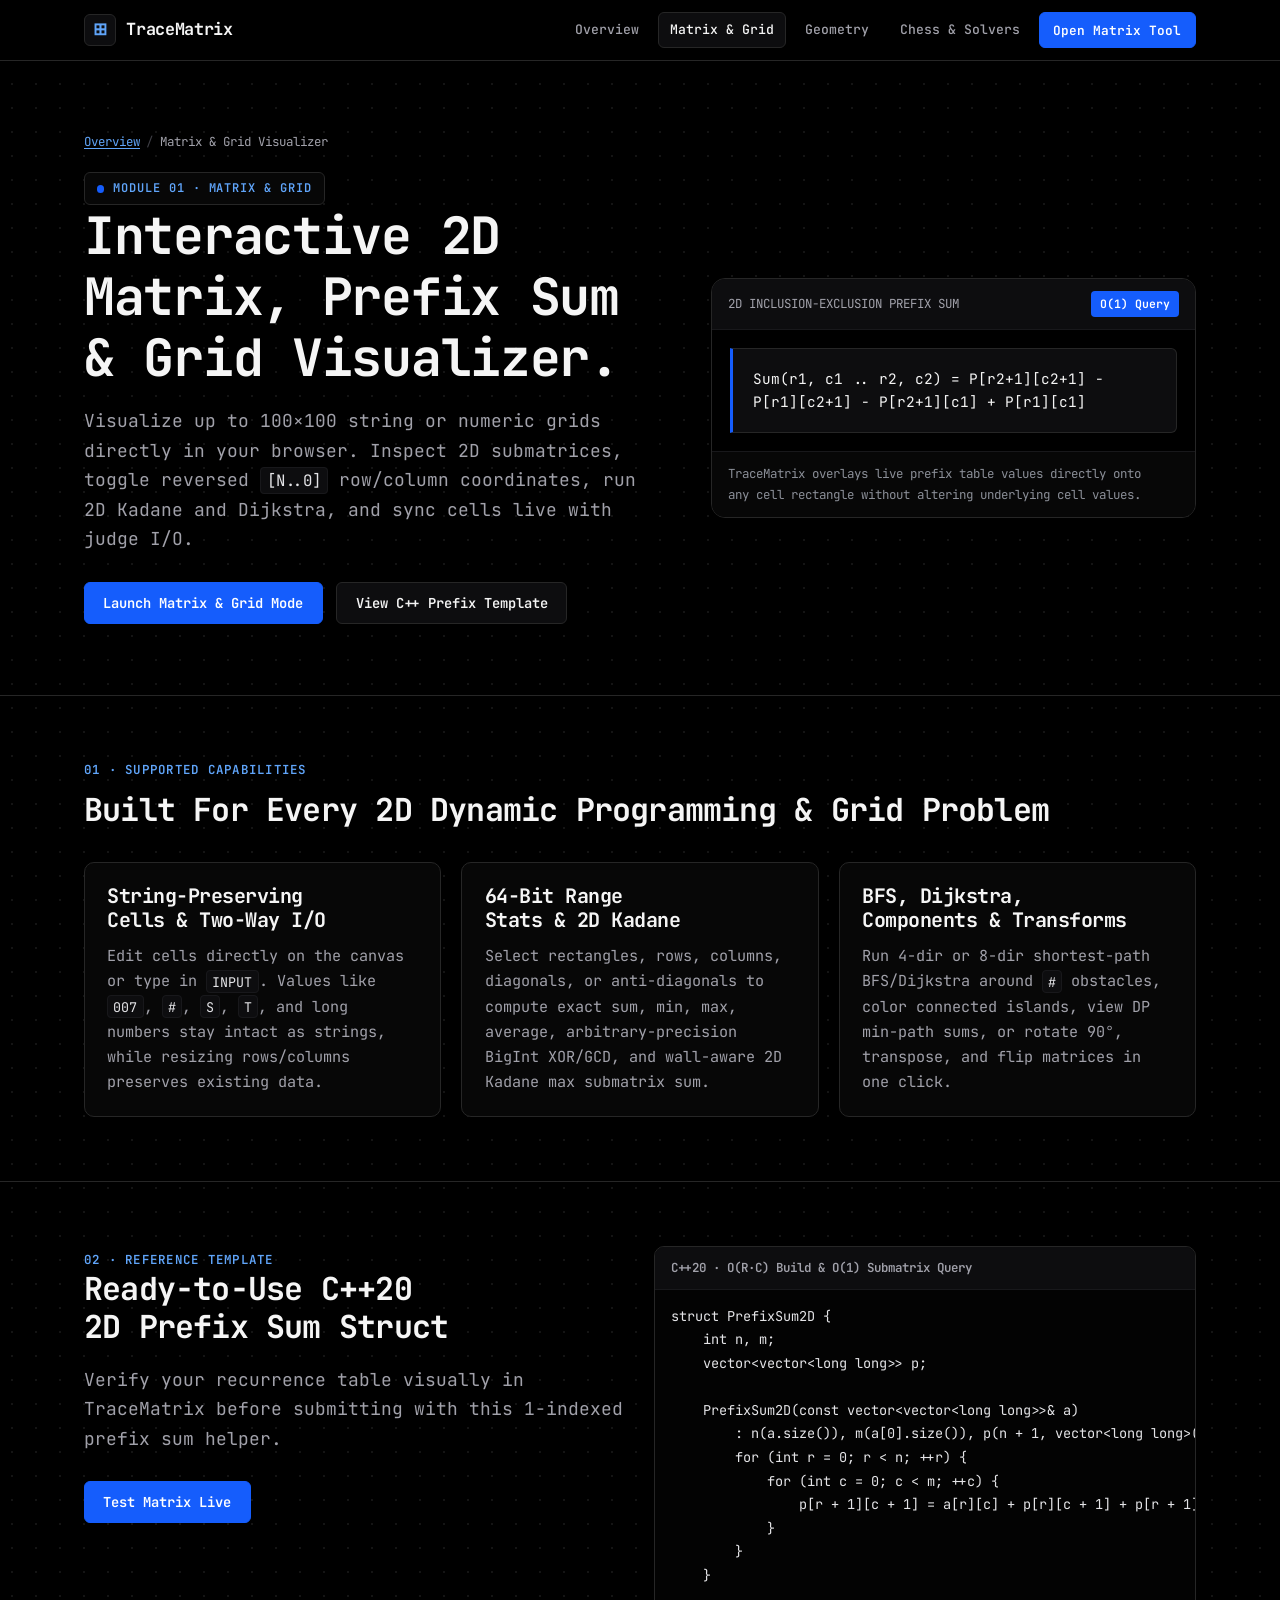
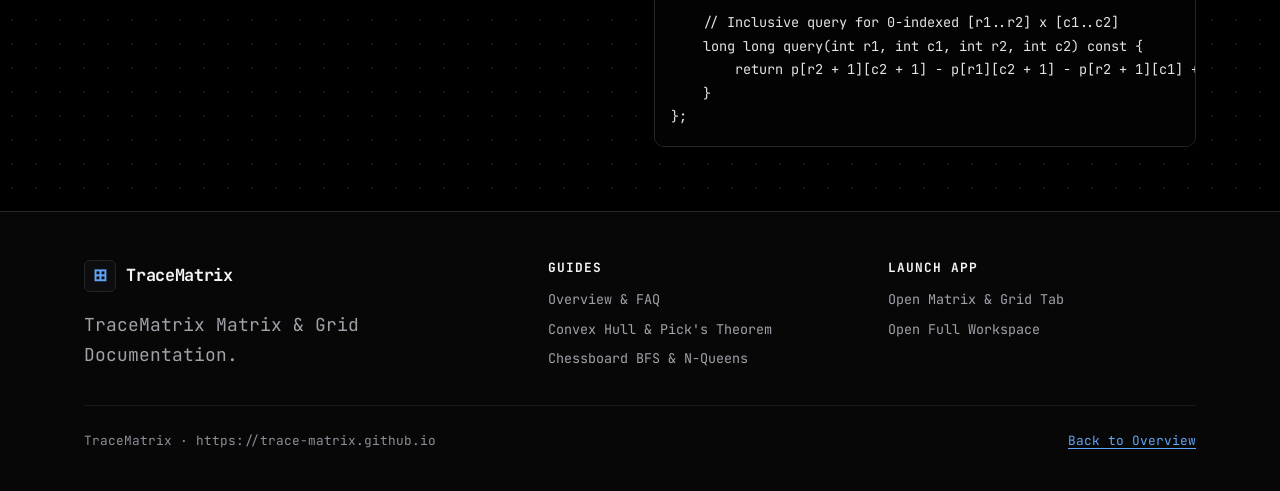
<file: matrix-grid-visualizer.html>
<!DOCTYPE html>
<html lang="en">
<head>
  <meta charset="UTF-8">
  <meta name="viewport" content="width=device-width, initial-scale=1.0, viewport-fit=cover">
  <meta name="color-scheme" content="dark">
  <title>2D Matrix &amp; Prefix Sum Visualizer — TraceMatrix</title>
  <meta name="description" content="Online 2D matrix visualizer and 2D prefix sum calculator for competitive programming. Supports 100x100 string grids, 2D Kadane, difference arrays, 64-bit XOR/GCD, BFS/Dijkstra, and reversed [N..0] coordinates.">
  <meta name="keywords" content="2D matrix visualizer, 2D prefix sum calculator, 2D Kadane algorithm visualizer, grid BFS Dijkstra visualizer, difference array 2D, reverse index matrix, string matrix tool">
  <meta name="robots" content="index, follow, max-image-preview:large">
  <link rel="canonical" href="https://trace-matrix.github.io/matrix-grid-visualizer.html">

  <meta property="og:type" content="article">
  <meta property="og:site_name" content="TraceMatrix">
  <meta property="og:url" content="https://trace-matrix.github.io/matrix-grid-visualizer.html">
  <meta property="og:title" content="2D Matrix, Prefix Sum &amp; Grid Pathfinding Visualizer — TraceMatrix">
  <meta property="og:description" content="Paste test cases, toggle 0-idx/1-idx/Rev coordinates, inspect O(1) 2D prefix sums, run 2D Kadane, and trace BFS/Dijkstra paths.">
  <meta property="og:image" content="https://trace-matrix.github.io/og-cover.png">
  <meta name="twitter:card" content="summary_large_image">
  <meta name="twitter:title" content="2D Matrix &amp; Prefix Sum Visualizer — TraceMatrix">
  <meta name="twitter:description" content="Interactive 100×100 string &amp; numeric grid scratchpad for Competitive Programming.">
  <meta name="twitter:image" content="https://trace-matrix.github.io/og-cover.png">

  <link rel="icon" type="image/svg+xml" href="favicon.svg">
  <link rel="manifest" href="site.webmanifest">
  <meta name="theme-color" content="#000000">
  <link rel="preconnect" href="https://fonts.googleapis.com">
  <link rel="preconnect" href="https://fonts.gstatic.com" crossorigin>
  <link href="https://fonts.googleapis.com/css2?family=JetBrains+Mono:ital,wght@0,400..800;1,400..800&display=swap" rel="stylesheet">
  <link rel="stylesheet" href="css/marketing.css">

  <script type="application/ld+json">
  {
    "@context": "https://schema.org",
    "@graph": [
      {
        "@type": "TechArticle",
        "headline": "2D Matrix, Prefix Sum & Grid Pathfinding Visualizer",
        "url": "https://trace-matrix.github.io/matrix-grid-visualizer.html",
        "image": "https://trace-matrix.github.io/og-cover.png",
        "description": "Guide and tool reference for TraceMatrix's 2D Matrix & Grid Visualizer covering 2D prefix sums, 2D Kadane, string matrices, and reversed indexing.",
        "isPartOf": {
          "@type": "WebSite",
          "name": "TraceMatrix",
          "url": "https://trace-matrix.github.io/"
        }
      },
      {
        "@type": "BreadcrumbList",
        "itemListElement": [
          { "@type": "ListItem", "position": 1, "name": "TraceMatrix Overview", "item": "https://trace-matrix.github.io/home.html" },
          { "@type": "ListItem", "position": 2, "name": "Matrix & Grid Visualizer", "item": "https://trace-matrix.github.io/matrix-grid-visualizer.html" }
        ]
      }
    ]
  }
  </script>
</head>
<body>
  <a href="#main-content" class="skip-link">Skip to main content</a>

  <header class="site-header">
    <div class="container header-inner">
      <a href="home.html" class="brand-link">
        <span class="brand-mark" aria-hidden="true">⊞</span>
        <span>TraceMatrix</span>
      </a>
      <nav class="site-nav" aria-label="Primary">
        <ul>
          <li><a href="home.html">Overview</a></li>
          <li><a href="matrix-grid-visualizer.html" aria-current="page">Matrix &amp; Grid</a></li>
          <li><a href="geometry-visualizer.html">Geometry</a></li>
          <li><a href="chessboard-solver.html">Chess &amp; Solvers</a></li>
        </ul>
        <a href="index.html?mode=grid" class="btn btn-primary btn-sm">Open Matrix Tool</a>
      </nav>
    </div>
  </header>

  <main id="main-content">
    <section class="hero-section">
      <div class="container">
        <nav class="breadcrumb" aria-label="Breadcrumb">
          <ol>
            <li><a href="home.html">Overview</a></li>
            <li aria-current="page">Matrix &amp; Grid Visualizer</li>
          </ol>
        </nav>

        <div class="hero-grid">
          <div>
            <div class="eyebrow">
              <span class="eyebrow-dot" aria-hidden="true"></span>
              <span>Module 01 · Matrix &amp; Grid</span>
            </div>
            <h1>Interactive 2D Matrix, Prefix Sum &amp; Grid Visualizer.</h1>
            <p class="hero-lead">
              Visualize up to 100×100 string or numeric grids directly in your browser. Inspect 2D submatrices, toggle reversed <code>[N..0]</code> row/column coordinates, run 2D Kadane and Dijkstra, and sync cells live with judge I/O.
            </p>
            <div class="hero-actions">
              <a href="index.html?mode=grid" class="btn btn-primary">Launch Matrix &amp; Grid Mode</a>
              <a href="#cpp-prefix" class="btn btn-secondary">View C++ Prefix Template</a>
            </div>
          </div>

          <figure class="monograph-figure">
            <div class="figure-bar">
              <span>2D INCLUSION-EXCLUSION PREFIX SUM</span>
              <span class="figure-pill">O(1) Query</span>
            </div>
            <div class="figure-canvas">
              <div class="formula-card">
                Sum(r1, c1 .. r2, c2) = P[r2+1][c2+1] - P[r1][c2+1] - P[r2+1][c1] + P[r1][c1]
              </div>
            </div>
            <figcaption>TraceMatrix overlays live prefix table values directly onto any cell rectangle without altering underlying cell values.</figcaption>
          </figure>
        </div>
      </div>
    </section>

    <section class="editorial-section">
      <div class="container">
        <div class="section-head">
          <span class="section-index">01 · Supported Capabilities</span>
          <h2>Built For Every 2D Dynamic Programming &amp; Grid Problem</h2>
        </div>

        <div class="cards-grid">
          <article class="module-card">
            <div class="module-top">
              <h3>String-Preserving Cells &amp; Two-Way I/O</h3>
              <p>Edit cells directly on the canvas or type in <code>INPUT</code>. Values like <code>007</code>, <code>#</code>, <code>S</code>, <code>T</code>, and long numbers stay intact as strings, while resizing rows/columns preserves existing data.</p>
            </div>
          </article>
          <article class="module-card">
            <div class="module-top">
              <h3>64-Bit Range Stats &amp; 2D Kadane</h3>
              <p>Select rectangles, rows, columns, diagonals, or anti-diagonals to compute exact sum, min, max, average, arbitrary-precision BigInt XOR/GCD, and wall-aware 2D Kadane max submatrix sum.</p>
            </div>
          </article>
          <article class="module-card">
            <div class="module-top">
              <h3>BFS, Dijkstra, Components &amp; Transforms</h3>
              <p>Run 4-dir or 8-dir shortest-path BFS/Dijkstra around <code>#</code> obstacles, color connected islands, view DP min-path sums, or rotate 90°, transpose, and flip matrices in one click.</p>
            </div>
          </article>
        </div>
      </div>
    </section>

    <section id="cpp-prefix" class="editorial-section">
      <div class="container split-grid">
        <div>
          <span class="section-index">02 · Reference Template</span>
          <h2>Ready-to-Use C++20 2D Prefix Sum Struct</h2>
          <p class="hero-lead">Verify your recurrence table visually in TraceMatrix before submitting with this 1-indexed prefix sum helper.</p>
          <div class="hero-actions">
            <a href="index.html?mode=grid" class="btn btn-primary">Test Matrix Live</a>
          </div>
        </div>

        <div class="code-panel">
          <div class="code-caption" id="matrix-code-cap">C++20 · O(R·C) Build &amp; O(1) Submatrix Query</div>
          <pre role="region" aria-labelledby="matrix-code-cap" tabindex="0"><code>struct PrefixSum2D {
    int n, m;
    vector&lt;vector&lt;long long&gt;&gt; p;

    PrefixSum2D(const vector&lt;vector&lt;long long&gt;&gt;&amp; a)
        : n(a.size()), m(a[0].size()), p(n + 1, vector&lt;long long&gt;(m + 1, 0)) {
        for (int r = 0; r &lt; n; ++r) {
            for (int c = 0; c &lt; m; ++c) {
                p[r + 1][c + 1] = a[r][c] + p[r][c + 1] + p[r + 1][c] - p[r][c];
            }
        }
    }

    // Inclusive query for 0-indexed [r1..r2] x [c1..c2]
    long long query(int r1, int c1, int r2, int c2) const {
        return p[r2 + 1][c2 + 1] - p[r1][c2 + 1] - p[r2 + 1][c1] + p[r1][c1];
    }
};</code></pre>
        </div>
      </div>
    </section>
  </main>

  <footer class="site-footer">
    <div class="container">
      <div class="footer-grid">
        <div>
          <a href="home.html" class="brand-link">
            <span class="brand-mark" aria-hidden="true">⊞</span>
            <span>TraceMatrix</span>
          </a>
          <p class="hero-lead">TraceMatrix Matrix &amp; Grid Documentation.</p>
        </div>
        <nav aria-label="Footer Guides">
          <h2 class="footer-heading">Guides</h2>
          <ul class="footer-links">
            <li><a href="home.html">Overview &amp; FAQ</a></li>
            <li><a href="geometry-visualizer.html">Convex Hull &amp; Pick&apos;s Theorem</a></li>
            <li><a href="chessboard-solver.html">Chessboard BFS &amp; N-Queens</a></li>
          </ul>
        </nav>
        <nav aria-label="Footer Launch">
          <h2 class="footer-heading">Launch App</h2>
          <ul class="footer-links">
            <li><a href="index.html?mode=grid">Open Matrix &amp; Grid Tab</a></li>
            <li><a href="index.html">Open Full Workspace</a></li>
          </ul>
        </nav>
      </div>
      <div class="footer-bottom">
        <span>TraceMatrix · https://trace-matrix.github.io</span>
        <a href="home.html">Back to Overview</a>
      </div>
    </div>
  </footer>
</body>
</html>
</file>
<file: css/style.css>
/* ==========================================================================
   TraceMatrix — Ultra-Clean & Classic Visualizer Stylesheet
   Modern, high-contrast, uncluttered design for Competitive Programming
   ========================================================================== */

/* 1. Design Tokens & Theme Variables (Obsidian Dark & Cobalt Blue Only) */
:root {
  color-scheme: dark;

  --bg-page: #000000;
  --bg-surface: #000000;
  --bg-surface-elevated: #0a0a0a;
  --bg-surface-hover: #141414;
  --border: #262626;
  --border-subtle: #171717;
  --text-main: #f5f5f5;
  --text-muted: #8b8f98;

  /* Cobalt Blue Brand Accent */
  --accent-solid: #155dfc;
  --accent: #3b82f6;
  --accent-hover: #1d4ed8;
  --accent-alpha: rgba(21, 93, 252, 0.18);

  /* Status Colors */
  --color-success: #10b981;
  --color-danger: #f43f5e;
  --color-warning: #fbbf24;
  --color-info: #6366f1;

  /* Typography */
  --font-sans: 'JetBrains Mono', Menlo, Monaco, Consolas, monospace;
  --font-mono: 'JetBrains Mono', Menlo, Monaco, Consolas, monospace;

  /* Layout dimensions */
  --header-height: 48px;
  --sidebar-width: 324px;
  --radius-sm: 6px;
  --radius-md: 8px;
  --radius-lg: 12px;

  /* Shadows */
  --shadow-sm: 0 1px 2px 0 rgba(0, 0, 0, 0.4);
  --shadow-md: 0 4px 12px rgba(0, 0, 0, 0.55);
  --shadow-lg: 0 12px 28px rgba(0, 0, 0, 0.7);
}

*, *::before, *::after {
  box-sizing: border-box;
  margin: 0;
  padding: 0;
}

html, body {
  width: 100%;
  height: 100%;
  overflow: hidden;
  font-family: var(--font-sans);
  font-size: 13.5px;
  color: var(--text-main);
  background-color: var(--bg-page);
  -webkit-font-smoothing: antialiased;
}

button, input, select, textarea {
  font-family: inherit;
}

/* App Shell Layout */
.app-shell {
  display: flex;
  flex-direction: column;
  height: 100vh;
  height: 100dvh;
  width: 100vw;
  overflow: hidden;
}

/* Header */
.app-header {
  height: var(--header-height);
  min-height: var(--header-height);
  display: flex;
  align-items: center;
  justify-content: space-between;
  padding: 0 16px;
  background-color: var(--bg-surface);
  border-bottom: 1px solid var(--border);
  z-index: 50;
  gap: 16px;
}

.header-brand {
  display: flex;
  align-items: center;
  gap: 10px;
  user-select: none;
}

.brand-logo {
  display: flex;
  align-items: center;
  justify-content: center;
  width: 28px;
  height: 28px;
  border-radius: var(--radius-sm);
  background-color: var(--bg-surface-elevated);
  border: 1px solid var(--border);
  color: var(--accent);
}

.brand-text {
  display: flex;
  align-items: center;
  gap: 8px;
}

.brand-title {
  font-size: 15px;
  font-weight: 700;
  letter-spacing: -0.3px;
  color: var(--text-main);
}

.brand-badge {
  font-size: 9px;
  font-weight: 700;
  letter-spacing: 0.6px;
  padding: 2px 6px;
  border-radius: 4px;
  background-color: var(--accent-alpha);
  color: var(--accent);
  border: 1px solid var(--accent);
}

/* Mode Navigation Tabs */
.nav-tabs-wrapper {
  display: flex;
  align-items: center;
  height: 100%;
}

.tablist {
  display: flex;
  align-items: center;
  gap: 4px;
  height: 100%;
}

.nav-tab {
  position: relative;
  display: inline-flex;
  align-items: center;
  gap: 6px;
  height: 34px;
  padding: 0 14px;
  border: none;
  background: transparent;
  color: var(--text-muted);
  font-family: var(--font-sans);
  font-size: 13px;
  font-weight: 500;
  border-radius: var(--radius-sm);
  cursor: pointer;
  transition: all 0.15s ease;
  white-space: nowrap;
}

.nav-tab:hover {
  color: var(--text-main);
  background-color: var(--bg-surface-elevated);
}

.nav-tab[aria-selected="true"] {
  color: #ffffff;
  font-weight: 600;
  background-color: var(--accent-solid);
}

.tab-icon {
  font-size: 14px;
}

/* Header Actions */
.header-actions {
  display: flex;
  align-items: center;
  gap: 8px;
}

.index-mode-toggle {
  display: inline-flex;
  padding: 2px;
  border-radius: var(--radius-sm);
  background-color: var(--bg-surface-elevated);
  border: 1px solid var(--border);
}

.btn-idx {
  padding: 3px 8px;
  font-family: var(--font-mono);
  font-size: 11px;
  font-weight: 600;
  border: none;
  border-radius: 4px;
  background: transparent;
  color: var(--text-muted);
  cursor: pointer;
  transition: all 0.15s ease;
}

.btn-idx.active {
  background-color: var(--accent-solid);
  color: #ffffff;
  box-shadow: var(--shadow-sm);
}

.icon-btn {
  display: inline-flex;
  align-items: center;
  justify-content: center;
  width: 32px;
  height: 32px;
  border-radius: var(--radius-sm);
  border: 1px solid var(--border);
  background-color: var(--bg-surface);
  color: var(--text-muted);
  cursor: pointer;
  transition: all 0.15s ease;
}

.icon-btn:hover {
  color: var(--text-main);
  background-color: var(--bg-surface-elevated);
  border-color: var(--accent);
}

.header-guide-link {
  display: inline-flex;
  align-items: center;
  justify-content: center;
  height: 32px;
  padding: 0 10px;
  border-radius: var(--radius-sm);
  border: 1px solid var(--border);
  background-color: var(--bg-surface-elevated);
  color: var(--text-muted);
  font-size: 11px;
  font-weight: 600;
  text-decoration: none;
  white-space: nowrap;
  transition: all 0.15s ease;
}

.header-guide-link:hover {
  color: var(--text-main);
  border-color: var(--accent);
  background-color: var(--bg-surface-hover);
}

/* Workspace Layout */
.workspace-container {
  position: relative;
  flex: 1;
  min-height: 0;
  height: calc(100vh - var(--header-height));
  height: calc(100dvh - var(--header-height));
  overflow: hidden;
}

.tab-panel {
  width: 100%;
  height: 100%;
  min-height: 0;
}

.tab-panel[hidden] {
  display: none !important;
}

.panel-inner-layout {
  position: relative;
  display: flex;
  width: 100%;
  height: 100%;
  min-height: 0;
  overflow: hidden;
}

/* Collapsible Sidebar Panel */
.sidebar-panel {
  position: relative;
  width: var(--sidebar-width);
  min-width: var(--sidebar-width);
  height: 100%;
  min-height: 0;
  background-color: var(--bg-surface);
  border-right: 1px solid var(--border);
  overflow-y: auto;
  overflow-x: hidden;
  scrollbar-gutter: stable;
  scrollbar-width: thin;
  scrollbar-color: #262626 transparent;
  padding: 12px 12px 20px;
  display: flex;
  flex-direction: column;
  gap: 10px;
  z-index: 30;
  transition: transform 0.25s cubic-bezier(0.16, 1, 0.3, 1), margin-left 0.25s cubic-bezier(0.16, 1, 0.3, 1);
}

.sidebar-panel::-webkit-scrollbar {
  width: 6px;
}

.sidebar-panel::-webkit-scrollbar-track {
  background: transparent;
}

.sidebar-panel::-webkit-scrollbar-thumb {
  background: #262626;
  border-radius: 3px;
}

.sidebar-panel::-webkit-scrollbar-thumb:hover {
  background: #3f3f46;
}

.sidebar-panel > * {
  flex-shrink: 0;
  min-width: 0;
}

.sidebar-panel.collapsed {
  margin-left: calc(-1 * var(--sidebar-width));
}

/* Sidebar Toggle Handle */
.sidebar-collapse-toggle {
  position: absolute;
  top: 14px;
  left: calc(var(--sidebar-width) + 10px);
  z-index: 40;
  display: flex;
  align-items: center;
  justify-content: center;
  width: 28px;
  height: 28px;
  background-color: var(--bg-surface);
  border: 1px solid var(--border);
  border-radius: var(--radius-sm);
  color: var(--text-muted);
  cursor: pointer;
  box-shadow: var(--shadow-sm);
  transition: all 0.2s ease;
}

.sidebar-collapse-toggle:hover {
  color: var(--accent);
  border-color: var(--accent);
}

.sidebar-panel.collapsed + .sidebar-collapse-toggle {
  left: 10px;
}

.sidebar-section {
  display: flex;
  flex-direction: column;
  gap: 7px;
  padding-bottom: 10px;
  border-bottom: 1px solid var(--border-subtle);
  flex-shrink: 0;
  min-width: 0;
}

.sidebar-section > * {
  flex-shrink: 0;
  min-width: 0;
}

.sidebar-section:last-child {
  border-bottom: none;
}

.section-header {
  display: flex;
  align-items: center;
  justify-content: space-between;
}

.section-header h3 {
  font-size: 11.5px;
  font-weight: 700;
  text-transform: uppercase;
  letter-spacing: 0.6px;
  color: var(--text-muted);
}

.section-hint {
  font-size: 11.5px;
  color: var(--text-muted);
  line-height: 1.4;
}

.dim-badge, .badge-tag {
  font-family: var(--font-mono);
  font-size: 10.5px;
  font-weight: 600;
  padding: 2px 6px;
  border-radius: 4px;
  background-color: var(--bg-surface-elevated);
  color: var(--accent);
  border: 1px solid var(--border);
}

/* Form Inputs */
.dim-inputs-row {
  display: grid;
  grid-template-columns: minmax(0, 1fr) minmax(0, 1fr) auto;
  gap: 8px;
  align-items: flex-end;
}

.input-group {
  display: flex;
  flex-direction: column;
  gap: 4px;
  min-width: 0;
}

.input-group label, .block-label {
  font-size: 11px;
  font-weight: 500;
  color: var(--text-muted);
}

.input-group input, .select-input, .code-textarea {
  width: 100%;
  padding: 6px 8px;
  font-family: var(--font-mono);
  font-size: 12px;
  line-height: 1.45;
  color: var(--text-main);
  background-color: var(--bg-surface-elevated);
  border: 1px solid var(--border);
  border-radius: var(--radius-sm);
  outline: none;
  transition: border-color 0.15s ease;
}

.code-textarea {
  min-height: 82px;
  max-height: 220px;
  resize: vertical;
}

.input-group input:focus, .select-input:focus, .code-textarea:focus {
  border-color: var(--accent);
}

/* Tool Buttons Selector */
.grid-tool-selector {
  display: grid;
  grid-template-columns: 1fr 1fr;
  gap: 6px;
}

.tool-btn {
  display: flex;
  align-items: center;
  gap: 8px;
  padding: 7px 10px;
  font-family: var(--font-sans);
  font-size: 12px;
  font-weight: 500;
  color: var(--text-main);
  background-color: var(--bg-surface-elevated);
  border: 1px solid var(--border);
  border-radius: var(--radius-sm);
  cursor: pointer;
  transition: all 0.15s ease;
}

.tool-btn:hover {
  border-color: var(--accent);
}

.tool-btn.active {
  border-color: var(--accent);
  background-color: var(--accent-alpha);
  color: var(--accent);
  font-weight: 600;
}

.tool-icon {
  font-size: 14px;
}

/* Chess Piece Selector */
.chess-piece-selector {
  display: grid;
  grid-template-columns: repeat(3, 1fr);
  gap: 6px;
}

.piece-btn {
  display: flex;
  flex-direction: column;
  align-items: center;
  justify-content: center;
  gap: 3px;
  padding: 8px 4px;
  background-color: var(--bg-surface-elevated);
  border: 1px solid var(--border);
  border-radius: var(--radius-sm);
  cursor: pointer;
  transition: all 0.15s ease;
}

.piece-btn:hover {
  border-color: var(--accent);
}

.piece-btn.active {
  border-color: var(--accent);
  background-color: var(--accent-alpha);
  color: var(--accent);
}

.piece-symbol {
  font-size: 22px;
  line-height: 1;
}

.piece-name {
  font-size: 10px;
  font-weight: 600;
}

/* Buttons */
.btn {
  display: inline-flex;
  align-items: center;
  justify-content: center;
  gap: 6px;
  padding: 7px 12px;
  font-family: var(--font-sans);
  font-size: 12px;
  font-weight: 600;
  border-radius: var(--radius-sm);
  cursor: pointer;
  transition: all 0.15s ease;
  border: 1px solid transparent;
  user-select: none;
}

.btn-sm {
  padding: 5px 10px;
  font-size: 11.5px;
}

.btn-primary {
  background-color: var(--accent-solid);
  color: #ffffff;
  border-color: #2563eb;
}
.btn-primary:hover {
  background-color: var(--accent-hover);
}

.btn-accent {
  background-color: var(--accent-solid);
  color: #ffffff;
  border-color: #2563eb;
}
.btn-accent:hover {
  background-color: var(--accent-hover);
}

.btn-secondary {
  background-color: var(--bg-surface-elevated);
  color: var(--text-main);
  border-color: var(--border);
}
.btn-secondary:hover,
.btn-secondary.active {
  border-color: var(--accent);
  background-color: var(--accent-alpha);
  color: var(--accent);
}

.btn-group-row {
  display: flex;
  gap: 6px;
  flex-wrap: wrap;
}

.btn-grid-4 {
  display: grid;
  grid-template-columns: 1fr 1fr;
  gap: 6px;
}

.btn-vertical-stack {
  display: flex;
  flex-direction: column;
  gap: 6px;
}

.presets-row {
  display: flex;
  align-items: center;
  gap: 6px;
  flex-wrap: wrap;
  font-size: 11px;
  color: var(--text-muted);
}

.chip-btn {
  padding: 3px 8px;
  font-size: 11px;
  font-family: var(--font-mono);
  background-color: var(--bg-surface-elevated);
  border: 1px solid var(--border);
  border-radius: 12px;
  color: var(--text-main);
  cursor: pointer;
  transition: all 0.15s ease;
}

.chip-btn:hover {
  border-color: var(--accent);
  color: var(--accent);
}

/* Checkboxes & Toggles */
.checkbox-row {
  display: flex;
  align-items: center;
  gap: 8px;
}

.checkbox-grid {
  display: grid;
  grid-template-columns: minmax(0, 1fr) minmax(0, 1fr);
  gap: 8px 10px;
  padding: 9px 10px;
  background-color: var(--bg-surface-elevated);
  border: 1px solid var(--border);
  border-radius: var(--radius-sm);
}

.checkbox-grid label:first-child {
  grid-column: 1 / -1;
}

.custom-checkbox {
  display: inline-flex;
  align-items: center;
  gap: 6px;
  font-size: 11px;
  color: var(--text-main);
  cursor: pointer;
  user-select: none;
  white-space: nowrap;
  min-width: 0;
  overflow: hidden;
  text-overflow: ellipsis;
  transition: color 0.15s ease;
}

.custom-checkbox span {
  overflow: hidden;
  text-overflow: ellipsis;
}

.custom-checkbox:hover {
  color: var(--accent);
}

.custom-checkbox input[type="checkbox"] {
  width: 14px;
  height: 14px;
  accent-color: var(--accent);
  cursor: pointer;
  margin: 0;
  flex-shrink: 0;
}

/* Stats Card Boxes */
.stats-box, .submatrix-stats-box, .nqueens-browser-box {
  background-color: var(--bg-surface-elevated);
  border: 1px solid var(--border);
  border-radius: var(--radius-sm);
  padding: 10px 12px;
  display: flex;
  flex-direction: column;
  gap: 6px;
}

.stat-line {
  display: flex;
  justify-content: space-between;
  align-items: center;
  gap: 8px;
  font-size: 11.5px;
  min-width: 0;
}

.stat-line > span:first-child {
  white-space: nowrap;
  flex-shrink: 0;
}

.stat-line strong, .stat-line code {
  font-family: var(--font-mono);
  font-size: 12px;
  min-width: 0;
  overflow: hidden;
  text-overflow: ellipsis;
  text-align: right;
}

#sub-range-text {
  white-space: pre;
}

.text-accent {
  color: var(--accent);
}

/* Formula Card */
.prefix-formula-display {
  margin-top: 6px;
  padding: 8px 10px;
  background-color: var(--bg-page);
  border: 1px solid var(--border);
  border-radius: var(--radius-sm);
  font-size: 11px;
}

.formula-title {
  font-weight: 600;
  color: var(--text-muted);
  margin-bottom: 4px;
}

.formula-code {
  display: block;
  font-family: var(--font-mono);
  font-size: 10.5px;
  color: var(--accent);
  word-break: break-word;
  overflow-wrap: break-word;
  margin-bottom: 6px;
}

.formula-breakdown {
  font-family: var(--font-mono);
  font-size: 11.5px;
  line-height: 1.45;
  color: var(--text-main);
}

/* Point Table Scrollbox */
.point-table-wrapper {
  max-height: 150px;
  overflow-y: auto;
  border: 1px solid var(--border);
  border-radius: var(--radius-sm);
  background-color: var(--bg-surface-elevated);
}

.point-table {
  width: 100%;
  border-collapse: collapse;
  font-family: var(--font-mono);
  font-size: 11px;
}

.point-table th, .point-table td {
  padding: 4px 8px;
  text-align: left;
  border-bottom: 1px solid var(--border-subtle);
}

.point-table th {
  background-color: var(--bg-surface);
  color: var(--text-muted);
  font-weight: 600;
  position: sticky;
  top: 0;
}

.empty-row td {
  text-align: center;
  color: var(--text-muted);
  padding: 12px;
}

.pt-del-btn {
  background: none;
  border: none;
  color: var(--color-danger);
  cursor: pointer;
  font-size: 13px;
  line-height: 1;
}

/* Viewport Area */
.viewport-wrapper {
  position: relative;
  flex: 1;
  height: 100%;
  background-color: #000000;
  overflow: hidden;
  user-select: none;
}

.canvas-container {
  position: relative;
  width: 100%;
  height: 100%;
  cursor: crosshair;
  background-color: #000000;
  background-image: radial-gradient(rgba(255, 255, 255, 0.09) 1px, transparent 1px);
  background-size: 24px 24px;
}

canvas {
  display: block;
  width: 100%;
  height: 100%;
}

#point-canvas {
  cursor: grab;
}

#grid-canvas {
  cursor: default;
}

.cell-inline-input {
  position: absolute;
  z-index: 100;
  border: 2px solid var(--accent);
  background: var(--bg-surface-elevated);
  color: var(--text-main);
  font-family: var(--font-mono);
  font-weight: 700;
  font-size: 14px;
  text-align: center;
  border-radius: var(--radius-sm);
  outline: none;
  box-shadow: 0 0 12px var(--accent-alpha), 0 2px 8px rgba(0, 0, 0, 0.4);
  padding: 0;
  box-sizing: border-box;
}

/* Floating View Control Cluster */
.floating-view-cluster {
  position: absolute;
  top: 14px;
  right: 14px;
  display: flex;
  flex-direction: column;
  gap: 2px;
  background-color: rgba(10, 10, 10, 0.92);
  backdrop-filter: blur(8px);
  border: 1px solid var(--border);
  border-radius: var(--radius-md);
  padding: 3px;
  box-shadow: var(--shadow-md);
  z-index: 20;
}

.floating-view-cluster button {
  width: 30px;
  height: 30px;
  display: flex;
  align-items: center;
  justify-content: center;
  border: none;
  background: transparent;
  color: var(--text-main);
  font-family: var(--font-mono);
  font-size: 12px;
  font-weight: 600;
  border-radius: var(--radius-sm);
  cursor: pointer;
  transition: all 0.15s ease;
}

.floating-view-cluster button:hover {
  background-color: var(--accent-alpha);
  color: var(--accent);
}

/* Floating Status Pill */
.status-pill {
  position: absolute;
  bottom: 14px;
  left: 50%;
  transform: translateX(-50%);
  display: flex;
  align-items: center;
  gap: 10px;
  padding: 6px 16px;
  background-color: rgba(10, 10, 10, 0.92);
  backdrop-filter: blur(8px);
  border: 1px solid var(--border);
  border-radius: 20px;
  box-shadow: var(--shadow-md);
  z-index: 20;
  pointer-events: none;
  white-space: nowrap;
}

.pill-sep {
  width: 1px;
  height: 12px;
  background-color: var(--border);
}

.mono {
  font-family: var(--font-mono);
  font-size: 11px;
  color: var(--text-main);
}

/* Snippets Container (Clean Full Width, No Cutoff) */
.snippets-container {
  width: 100%;
  height: 100%;
  overflow-y: auto;
  padding: 24px 32px;
  margin: 0;
}

.snippets-header {
  margin-bottom: 20px;
}

.snippets-header h2 {
  font-size: 18px;
  font-weight: 700;
  letter-spacing: -0.3px;
  color: var(--text-main);
  margin-bottom: 4px;
}

.snippets-header p {
  color: var(--text-muted);
  font-size: 13px;
}

.snippets-grid {
  display: grid;
  grid-template-columns: repeat(auto-fit, minmax(460px, 1fr));
  gap: 16px;
}

.snippet-card {
  background-color: var(--bg-surface);
  border: 1px solid var(--border);
  border-radius: var(--radius-md);
  overflow: hidden;
  box-shadow: var(--shadow-sm);
}

.card-header {
  display: flex;
  align-items: center;
  justify-content: space-between;
  padding: 8px 12px;
  background-color: var(--bg-surface-elevated);
  border-bottom: 1px solid var(--border);
}

.card-header h3 {
  font-size: 12px;
  font-weight: 600;
  color: var(--text-main);
}

.copy-snippet-btn {
  padding: 3px 8px;
  font-family: var(--font-mono);
  font-size: 11px;
  border: 1px solid var(--border);
  background-color: var(--bg-surface);
  color: var(--text-muted);
  border-radius: 4px;
  cursor: pointer;
  transition: all 0.15s ease;
}

.copy-snippet-btn:hover {
  color: var(--accent);
  border-color: var(--accent);
}

.snippet-card pre {
  margin: 0;
  padding: 14px;
  background-color: #0a0a0a;
  overflow-x: auto;
  font-family: var(--font-mono);
  font-size: 11.5px;
  line-height: 1.5;
  color: #e6edf3;
}

/* Modals */
.modal-dialog {
  border: 1px solid var(--border);
  border-radius: var(--radius-lg);
  background-color: var(--bg-surface);
  color: var(--text-main);
  box-shadow: var(--shadow-lg);
  padding: 0;
  max-width: 580px;
  width: 90%;
  margin: auto;
}

.modal-dialog::backdrop {
  background: rgba(0, 0, 0, 0.6);
  backdrop-filter: blur(2px);
}

.modal-content {
  padding: 20px;
  display: flex;
  flex-direction: column;
  gap: 16px;
}

.modal-header {
  display: flex;
  align-items: center;
  justify-content: space-between;
}

.modal-header h2 {
  font-size: 16px;
  font-weight: 700;
}

.close-modal-btn, .close-stat-btn {
  background: none;
  border: none;
  font-size: 20px;
  line-height: 1;
  color: var(--text-muted);
  cursor: pointer;
}

.close-modal-btn:hover, .close-stat-btn:hover {
  color: var(--text-main);
}

.shortcut-columns {
  display: grid;
  grid-template-columns: repeat(auto-fit, minmax(160px, 1fr));
  gap: 16px;
}

.shortcut-group h4 {
  font-size: 11.5px;
  font-weight: 700;
  color: var(--text-muted);
  text-transform: uppercase;
  margin-bottom: 8px;
}

.shortcut-row {
  display: flex;
  align-items: center;
  justify-content: space-between;
  font-size: 11.5px;
  padding: 4px 0;
}

kbd {
  font-family: var(--font-mono);
  font-size: 10px;
  font-weight: 600;
  padding: 2px 6px;
  background-color: var(--bg-surface-elevated);
  border: 1px solid var(--border);
  border-radius: 4px;
  color: var(--accent);
}

.modal-footer {
  display: flex;
  justify-content: flex-end;
}

/* Toast Notifications */
.toast-container {
  position: fixed;
  bottom: 20px;
  right: 20px;
  display: flex;
  flex-direction: column;
  gap: 8px;
  z-index: 1000;
  pointer-events: none;
}

.toast {
  padding: 8px 14px;
  border-radius: var(--radius-sm);
  background-color: var(--bg-surface);
  border: 1px solid var(--border);
  color: var(--text-main);
  box-shadow: var(--shadow-lg);
  font-size: 12px;
  font-weight: 500;
  display: flex;
  align-items: center;
  gap: 8px;
  animation: toast-in 0.2s ease-out;
  pointer-events: auto;
}

.toast.toast-success { border-left: 3px solid var(--color-success); }
.toast.toast-error { border-left: 3px solid var(--color-danger); }
.toast.toast-info { border-left: 3px solid var(--accent); }

@keyframes toast-in {
  from { transform: translateY(10px); opacity: 0; }
  to { transform: translateY(0); opacity: 1; }
}

.hidden { display: none !important; }
.mt-2 { margin-top: 8px; }
.mt-3 { margin-top: 12px; }
.ml-2 { margin-left: 8px; }

/* Grid Classical Segmented Controls & Polished Layout */
input[type="number"].no-spin::-webkit-outer-spin-button,
input[type="number"].no-spin::-webkit-inner-spin-button {
  -webkit-appearance: none;
  margin: 0;
}
input[type="number"].no-spin {
  -moz-appearance: textfield;
}

.header-tools-row {
  display: inline-flex;
  align-items: center;
  gap: 8px;
}

.subtle-link-btn {
  border: 1px solid var(--border);
  background: transparent;
  color: var(--text-muted);
  font-family: var(--font-sans);
  font-size: 10.5px;
  font-weight: 500;
  padding: 2px 7px;
  border-radius: 4px;
  cursor: pointer;
  transition: all 0.15s ease;
}

.subtle-link-btn:hover {
  color: var(--accent);
  border-color: var(--accent);
  background-color: var(--accent-alpha);
}

.subtle-link-btn.active {
  background-color: var(--accent-solid);
  border-color: #2563eb;
  color: #ffffff;
}

.seg-group {
  display: grid;
  background-color: var(--bg-surface-elevated);
  border: 1px solid var(--border);
  border-radius: var(--radius-sm);
  overflow: hidden;
}

.seg-2 { grid-template-columns: repeat(2, 1fr); }
.seg-3 { grid-template-columns: repeat(3, 1fr); }
.seg-4 { grid-template-columns: repeat(4, 1fr); }
.seg-6 { grid-template-columns: repeat(6, 1fr); }

.seg-btn:focus-visible,
.btn:focus-visible,
.chip-btn:focus-visible,
.mini-pill:focus-visible,
.subtle-link-btn:focus-visible {
  outline: 1.5px solid var(--accent);
  outline-offset: -1.5px;
}

.seg-btn {
  outline: none;
  border: none;
  border-right: 1px solid var(--border);
  background: transparent;
  color: var(--text-muted);
  font-family: var(--font-sans);
  font-size: 11px;
  font-weight: 500;
  padding: 5px 2px;
  cursor: pointer;
  text-align: center;
  transition: background-color 0.12s ease, color 0.12s ease;
  white-space: nowrap;
  min-width: 0;
  overflow: hidden;
  text-overflow: ellipsis;
}

.seg-btn:last-child {
  border-right: none;
}

.seg-btn:hover {
  color: var(--text-main);
  background-color: rgba(255, 255, 255, 0.03);
}

.seg-btn.active {
  background-color: var(--accent-alpha);
  color: var(--accent);
  font-weight: 600;
}

.flex-1 {
  flex: 1;
}

.color-custom-btn {
  position: relative;
  width: 22px;
  height: 22px;
  border-radius: 50%;
  background: conic-gradient(#f43f5e, #f59e0b, #10b981, #38bdf8, #a855f7, #f43f5e);
  border: 2px solid var(--border);
  display: inline-flex;
  align-items: center;
  justify-content: center;
  cursor: pointer;
  flex-shrink: 0;
  transition: transform 0.12s ease, border-color 0.12s ease;
}

.color-custom-btn:hover {
  transform: scale(1.12);
  border-color: #ffffff;
}

.color-custom-btn span {
  font-size: 12px;
  font-weight: 800;
  color: #ffffff;
  text-shadow: 0 1px 2px rgba(0, 0, 0, 0.8);
  pointer-events: none;
  line-height: 1;
}

.color-custom-btn input[type="color"] {
  position: absolute;
  inset: 0;
  width: 100%;
  height: 100%;
  opacity: 0;
  cursor: pointer;
  border: none;
  padding: 0;
}

.mini-pills-row {
  display: inline-flex;
  background-color: var(--bg-surface-elevated);
  border: 1px solid var(--border);
  border-radius: var(--radius-sm);
  padding: 2px;
  gap: 2px;
}

.mini-pill {
  border: none;
  background: transparent;
  color: var(--text-muted);
  font-family: var(--font-sans);
  font-size: 10px;
  font-weight: 600;
  padding: 2px 6px;
  border-radius: 4px;
  cursor: pointer;
  transition: all 0.12s ease;
}

.mini-pill:hover {
  color: var(--text-main);
}

.mini-pill.active {
  background-color: var(--accent);
  color: #ffffff;
}

.sidebar-accordion {
  gap: 8px;
}

.accordion-summary {
  list-style: none;
  cursor: pointer;
  user-select: none;
}

.accordion-summary::-webkit-details-marker {
  display: none;
}

.accordion-caret {
  font-size: 11px;
  color: var(--text-muted);
  transition: transform 0.15s ease;
}

.sidebar-accordion:not([open]) .accordion-caret {
  transform: rotate(-90deg);
}

.range-ops-row {
  display: flex;
  align-items: center;
  gap: 5px;
}

.compact-num-input {
  width: 54px;
  padding: 4px 5px;
  font-family: var(--font-mono);
  font-size: 11.5px;
  text-align: center;
  color: var(--text-main);
  background-color: var(--bg-surface-elevated);
  border: 1px solid var(--border);
  border-radius: var(--radius-sm);
  outline: none;
}

.compact-num-input:focus {
  border-color: var(--accent);
}

.mini-label {
  font-size: 11px;
  font-weight: 500;
  color: var(--text-muted);
  white-space: nowrap;
}

.checkbox-grid-2 {
  display: grid;
  grid-template-columns: minmax(0, 1fr) minmax(0, 1fr);
  gap: 7px 10px;
  padding: 8px 10px;
  background-color: var(--bg-surface-elevated);
  border: 1px solid var(--border);
  border-radius: var(--radius-sm);
}

.algo-controls-row {
  display: flex;
  align-items: center;
  justify-content: space-between;
  gap: 6px;
  flex-wrap: wrap;
}

.btn-grid-2 {
  display: grid;
  grid-template-columns: 1fr 1fr;
  gap: 5px;
}

.algo-result-box {
  padding: 8px 10px;
  background-color: var(--bg-surface-elevated);
  border: 1px solid var(--border);
  border-left: 3px solid var(--accent);
  border-radius: var(--radius-sm);
  font-family: var(--font-mono);
  font-size: 11px;
  line-height: 1.45;
  color: var(--text-main);
}

.floating-view-cluster button.btn-esc-float {
  color: #fb7185;
  font-size: 10.5px;
  border-top: 1px solid var(--border);
  border-radius: 0 0 var(--radius-sm) var(--radius-sm);
}

.floating-view-cluster button.btn-esc-float:hover {
  background-color: rgba(244, 63, 94, 0.2);
  color: #fb7185;
}

.mode-pills-row {
  display: grid;
  grid-template-columns: repeat(5, 1fr);
  gap: 4px;
}

.mode-pill {
  padding: 5px 2px;
  font-family: var(--font-sans);
  font-size: 11px;
  font-weight: 500;
  color: var(--text-muted);
  background-color: var(--bg-surface-elevated);
  border: 1px solid var(--border);
  border-radius: var(--radius-sm);
  cursor: pointer;
  text-align: center;
  transition: all 0.15s ease;
}

.mode-pill:hover {
  color: var(--text-main);
  border-color: var(--accent);
}

.mode-pill.active {
  background-color: var(--accent-alpha);
  border-color: var(--accent);
  color: var(--accent);
  font-weight: 600;
}

.quick-select-grid {
  display: flex;
  gap: 6px;
  align-items: flex-end;
  min-width: 0;
}

.qs-field {
  flex: 1;
  min-width: 0;
  display: flex;
  flex-direction: column;
  gap: 3px;
}

.qs-field label {
  font-size: 10.5px;
  font-weight: 500;
  color: var(--text-muted);
  text-align: center;
}

.qs-field input {
  width: 100%;
  padding: 4px 4px;
  font-family: var(--font-mono);
  font-size: 11.5px;
  text-align: center;
  color: var(--text-main);
  background-color: var(--bg-surface-elevated);
  border: 1px solid var(--border);
  border-radius: var(--radius-sm);
  outline: none;
}

.qs-field input:focus {
  border-color: var(--accent);
}

.qs-apply-btn {
  flex-shrink: 0;
  height: 27px;
}

.color-palette-bar {
  display: flex;
  align-items: center;
  justify-content: space-between;
  gap: 5px;
  padding: 6px 8px;
  background-color: var(--bg-surface-elevated);
  border: 1px solid var(--border);
  border-radius: var(--radius-sm);
}

.color-swatch {
  width: 22px;
  height: 22px;
  border-radius: 50%;
  border: 2px solid transparent;
  background-color: var(--swatch-color);
  cursor: pointer;
  padding: 0;
  transition: transform 0.12s ease, border-color 0.12s ease, box-shadow 0.12s ease;
  flex-shrink: 0;
}

.color-swatch:hover {
  transform: scale(1.12);
}

.color-swatch.active {
  border-color: #ffffff;
  box-shadow: 0 0 0 2px var(--accent);
  transform: scale(1.1);
}

.color-swatch-none {
  background-color: var(--bg-surface);
  border: 1px dashed var(--border);
  color: var(--text-muted);
  font-size: 14px;
  line-height: 1;
  display: inline-flex;
  align-items: center;
  justify-content: center;
}

.color-swatch-none:hover {
  color: var(--color-danger);
  border-color: var(--color-danger);
}

.color-picker-input {
  width: 24px;
  height: 24px;
  padding: 0;
  border: 1px solid var(--border);
  border-radius: 50%;
  background: transparent;
  cursor: pointer;
  overflow: hidden;
  flex-shrink: 0;
}

.color-picker-input::-webkit-color-swatch-wrapper {
  padding: 0;
}

.color-picker-input::-webkit-color-swatch {
  border: none;
  border-radius: 50%;
}

.color-actions-row {
  display: flex;
  align-items: center;
  justify-content: space-between;
  gap: 8px;
}

/* Multi-Board Pill Switcher (Obsidian + Cobalt Blue) */
.chess-boards-bar {
  display: flex;
  align-items: center;
  flex-wrap: wrap;
  gap: 6px;
}

.board-tab-pill,
.board-add-pill {
  display: inline-flex;
  align-items: center;
  justify-content: center;
  padding: 5px 11px;
  font-family: var(--font-sans);
  font-size: 12px;
  font-weight: 600;
  border-radius: var(--radius-sm);
  cursor: pointer;
  transition: all 0.15s ease;
  white-space: nowrap;
}

.board-tab-pill {
  background-color: var(--bg-surface-elevated);
  border: 1px solid var(--border);
  color: var(--text-muted);
}

.board-tab-pill:hover {
  color: var(--text-main);
  border-color: var(--accent);
}

.board-tab-pill.active {
  background-color: var(--accent-solid);
  border-color: #2563eb;
  color: #ffffff;
}

.board-add-pill {
  background-color: var(--bg-surface-elevated);
  border: 1px solid var(--border);
  color: var(--text-main);
}

.board-add-pill:hover {
  border-color: var(--accent);
  color: var(--accent);
}

.sidebar-note-btn {
  width: 100%;
  justify-content: center;
  background-color: var(--bg-surface-elevated);
  border: 1px solid var(--border);
  color: var(--text-main);
  gap: 6px;
}

.sidebar-note-btn:hover {
  border-color: var(--accent);
  background-color: var(--accent-alpha);
  color: var(--accent);
}

.sidebar-note-btn svg {
  color: var(--accent);
  flex-shrink: 0;
}

.note-count-badge {
  font-family: var(--font-mono);
  font-size: 10px;
  font-weight: 700;
  padding: 1px 6px;
  border-radius: 10px;
  background-color: var(--accent-solid);
  color: #ffffff;
  line-height: 1.3;
}

/* Minimal Canvas Note Box */
.canvas-note-card {
  position: absolute;
  display: flex;
  flex-direction: column;
  min-width: 220px;
  min-height: 140px;
  max-width: min(640px, calc(100% - 24px));
  max-height: min(560px, calc(100% - 24px));
  background-color: #000000;
  border: 1px solid #262626;
  border-radius: 10px;
  box-shadow: var(--shadow-lg);
  overflow: hidden;
  cursor: default;
  user-select: text;
  transition: border-color 0.15s ease, box-shadow 0.15s ease;
}

.canvas-note-card:focus-within {
  border-color: #3f3f46;
}

.canvas-note-card.dragging {
  opacity: 0.94;
}

.canvas-note-header {
  display: flex;
  align-items: center;
  justify-content: space-between;
  gap: 8px;
  padding: 8px 12px;
  background-color: #070707;
  border-bottom: 1px solid #1a1a1a;
  cursor: grab;
  user-select: none;
  flex-shrink: 0;
}

.canvas-note-card.dragging .canvas-note-header {
  cursor: grabbing;
}

.canvas-note-title-wrap {
  display: flex;
  align-items: center;
  gap: 8px;
  min-width: 0;
  flex: 1;
}

.canvas-note-icon {
  display: inline-flex;
  align-items: center;
  justify-content: center;
  color: #a1a1aa;
  flex-shrink: 0;
}

.canvas-note-title {
  width: 100%;
  min-width: 0;
  border: none;
  background: transparent;
  color: #e4e4e7;
  font-family: var(--font-sans);
  font-size: 13px;
  font-weight: 500;
  padding: 1px 4px;
  border-radius: 4px;
  outline: none;
  cursor: inherit;
}

.canvas-note-title:not([readonly]) {
  cursor: text;
  background-color: #151515;
}

.canvas-note-actions {
  display: inline-flex;
  align-items: center;
  gap: 6px;
  flex-shrink: 0;
}

.canvas-note-size-pill {
  display: inline-flex;
  align-items: center;
  gap: 4px;
  padding: 2px 5px;
  background-color: #0d0d0d;
  border: 1px solid #262626;
  border-radius: 6px;
}

.canvas-note-step-btn {
  border: none;
  background: transparent;
  color: #a1a1aa;
  font-family: var(--font-sans);
  font-size: 13px;
  font-weight: 500;
  width: 18px;
  height: 18px;
  display: inline-flex;
  align-items: center;
  justify-content: center;
  border-radius: 4px;
  cursor: pointer;
  line-height: 1;
  transition: color 0.12s ease, background-color 0.12s ease;
}

.canvas-note-step-btn:hover {
  color: #ffffff;
  background-color: #1f1f23;
}

.canvas-note-size-val {
  font-family: var(--font-mono);
  font-size: 11px;
  font-weight: 500;
  color: #a1a1aa;
  min-width: 18px;
  text-align: center;
  user-select: none;
}

.canvas-note-min-btn,
.canvas-note-close-btn {
  border: none;
  background: transparent;
  color: #a1a1aa;
  width: 22px;
  height: 22px;
  padding: 0;
  display: inline-flex;
  align-items: center;
  justify-content: center;
  border-radius: 4px;
  cursor: pointer;
  transition: color 0.12s ease, background-color 0.12s ease;
}

.canvas-note-min-btn:hover,
.canvas-note-close-btn:hover {
  color: #ffffff;
  background-color: #1a1a1a;
}

.canvas-note-card.collapsed {
  min-height: 0;
  height: auto !important;
}

.canvas-note-card.collapsed .canvas-note-header {
  border-bottom: none;
}

.canvas-note-card.collapsed .canvas-note-body,
.canvas-note-card.collapsed .canvas-note-resize-grip,
.canvas-note-card.collapsed .canvas-note-size-pill {
  display: none;
}

.canvas-note-body {
  flex: 1;
  min-height: 0;
  display: flex;
  padding: 14px 16px;
  background-color: #000000;
}

.canvas-note-textarea {
  width: 100%;
  height: 100%;
  border: none;
  background: transparent;
  color: #f5f5f5;
  font-family: var(--font-sans);
  font-size: 18px;
  line-height: 1.45;
  resize: none;
  outline: none;
}

.canvas-note-textarea::placeholder {
  color: #52525b;
}

.canvas-note-resize-grip {
  position: absolute;
  right: 2px;
  bottom: 2px;
  width: 20px;
  height: 20px;
  padding: 4px;
  color: #71717a;
  cursor: nwse-resize;
  display: inline-flex;
  align-items: flex-end;
  justify-content: flex-end;
  line-height: 0;
  user-select: none;
  transition: color 0.12s ease;
}

.canvas-note-resize-grip:hover {
  color: #a1a1aa;
}

.canvas-note-card.resizing {
  user-select: none;
}
</file>
<file: css/marketing.css>
/* ==========================================================================
   TraceMatrix Editorial & SEO Hub — Classical Obsidian Dark Stylesheet
   Layered modern CSS matching TraceMatrix (#000000 obsidian + #155dfc cobalt)
   ========================================================================== */

@layer reset, base, layout, components, utilities;

@layer reset {
  html, body, header, nav, main, aside, footer, section, article, div,
  figure, figcaption, blockquote, pre, code, table, thead, tbody, tr, th, td,
  ul, ol, li, dl, dt, dd, h1, h2, h3, p, a, button, details, summary, span {
    box-sizing: border-box;
  }

  body, h1, h2, h3, p, ul, ol, dl, dd, figure, blockquote, pre {
    margin: 0;
  }

  ul[class], ol[class] {
    padding: 0;
    list-style: none;
  }
}

@layer base {
  :root {
    color-scheme: dark;

    --bg-page: #000000;
    --bg-surface: #070707;
    --bg-elevated: #0d0d0f;
    --bg-card-hover: #121216;
    --border-hairline: #262626;
    --border-subtle: #18181b;
    --border-strong: #3f3f46;

    --text-primary: #f5f5f5;
    --text-secondary: #a1a1aa;
    --text-muted: #8b8f98;

    --accent-solid: #155dfc;
    --accent-hover: #1d4ed8;
    --accent-link: #60a5fa;
    --accent-soft: rgba(21, 93, 252, 0.14);
    --accent-border: rgba(59, 130, 246, 0.45);
    --success: #34d399;

    --font-mono: 'JetBrains Mono', Menlo, Monaco, Consolas, monospace;
    --target-size: 24px;
    --container-max: 72rem;
    --radius-sm: 6px;
    --radius-md: 10px;
    --radius-lg: 14px;
  }

  @media (pointer: coarse) {
    :root {
      --target-size: 44px;
    }
  }

  html {
    background-color: var(--bg-page);
    scroll-padding-top: calc(5rem + env(safe-area-inset-top, 0px));
    scroll-behavior: smooth;
  }

  body {
    min-block-size: 100dvh;
    background-color: var(--bg-page);
    background-image: radial-gradient(circle, rgba(255, 255, 255, 0.08) 1px, transparent 1px);
    background-size: 24px 24px;
    color: var(--text-primary);
    font-family: var(--font-mono);
    font-size: 0.95rem;
    line-height: 1.65;
    text-align: start;
    overflow-wrap: break-word;
    -webkit-font-smoothing: antialiased;
  }

  button, input, select, textarea {
    font-family: inherit;
    font-size: inherit;
  }

  h1, h2, h3 {
    color: var(--text-primary);
    font-weight: 700;
    letter-spacing: -0.025em;
    line-height: 1.18;
    text-wrap: balance;
  }

  h1 {
    font-size: clamp(1.85rem, 1.3rem + 2.4vw, 3.25rem);
  }

  h2 {
    font-size: clamp(1.35rem, 1.1rem + 1.1vw, 2rem);
  }

  h3 {
    font-size: clamp(1.05rem, 0.98rem + 0.35vw, 1.25rem);
  }

  p, li {
    color: var(--text-secondary);
    text-wrap: pretty;
  }

  p {
    max-inline-size: 65ch;
  }

  a {
    color: var(--accent-link);
    text-underline-offset: 0.2em;
    overflow-wrap: anywhere;
  }

  a:hover {
    color: #93c5fd;
  }

  code {
    overflow-wrap: anywhere;
    font-family: var(--font-mono);
    font-size: 0.88em;
    padding: 0.12em 0.38em;
    border-radius: 4px;
    background-color: var(--bg-elevated);
    border: 1px solid var(--border-subtle);
    color: #e4e4e7;
  }

  pre code {
    padding: 0;
    border: none;
    background: transparent;
    font-size: 0.85rem;
  }

  img, svg {
    max-inline-size: 100%;
    block-size: auto;
  }

  :where(a:any-link, button, summary, [tabindex="0"]):focus-visible {
    outline: 3px solid var(--accent-link);
    outline-offset: 3px;
  }

  :where(button, select, textarea, nav a, summary) {
    min-block-size: var(--target-size);
    min-inline-size: var(--target-size);
  }
}

@layer layout {
  .container {
    inline-size: 100%;
    max-inline-size: var(--container-max);
    margin-inline: auto;
    padding-inline: max(1.25rem, env(safe-area-inset-left, 0px)) max(1.25rem, env(safe-area-inset-right, 0px));
  }

  .skip-link {
    position: fixed;
    inset-block-start: -4rem;
    inset-inline-start: 1rem;
    z-index: 200;
    padding: 0.65rem 1rem;
    border-radius: var(--radius-sm);
    background-color: var(--accent-solid);
    color: #ffffff;
    font-weight: 600;
    text-decoration: none;
    border: 1px solid #93c5fd;
  }

  .skip-link:focus {
    inset-block-start: max(0.75rem, env(safe-area-inset-top, 0px));
  }

  /* Sticky Editorial Header */
  .site-header {
    position: sticky;
    inset-block-start: 0;
    z-index: 100;
    background-color: rgba(0, 0, 0, 0.92);
    backdrop-filter: blur(10px);
    border-block-end: 1px solid var(--border-hairline);
    padding-block: max(0.75rem, env(safe-area-inset-top, 0px)) 0.75rem;
  }

  .header-inner {
    display: flex;
    align-items: center;
    justify-content: space-between;
    flex-wrap: wrap;
    gap: 0.75rem 1.25rem;
  }

  .brand-link {
    display: inline-flex;
    align-items: center;
    gap: 0.65rem;
    text-decoration: none;
    color: var(--text-primary);
    font-weight: 700;
    font-size: 1.05rem;
    letter-spacing: -0.02em;
  }

  .brand-mark {
    display: inline-flex;
    align-items: center;
    justify-content: center;
    inline-size: 2rem;
    block-size: 2rem;
    border-radius: var(--radius-sm);
    background-color: var(--bg-elevated);
    border: 1px solid var(--border-hairline);
    color: var(--accent-link);
    flex-shrink: 0;
  }

  .site-nav {
    display: flex;
    align-items: center;
    gap: 0.5rem;
    flex-wrap: wrap;
  }

  .site-nav ul {
    display: flex;
    align-items: center;
    flex-wrap: wrap;
    gap: 0.25rem 0.5rem;
    list-style: none;
    margin: 0;
    padding: 0;
  }

  .site-nav a:not(.btn) {
    display: inline-flex;
    align-items: center;
    padding: 0.4rem 0.7rem;
    border-radius: var(--radius-sm);
    color: var(--text-secondary);
    text-decoration: none;
    font-size: 0.82rem;
    font-weight: 500;
    transition: color 0.15s ease, background-color 0.15s ease;
  }

  .site-nav a:not(.btn):hover,
  .site-nav a:not(.btn)[aria-current="page"] {
    color: var(--text-primary);
    background-color: var(--bg-elevated);
  }

  .site-nav a[aria-current="page"] {
    border: 1px solid var(--border-hairline);
  }

  /* Sections */
  .editorial-section {
    padding-block: clamp(2.75rem, 2rem + 2.5vw, 4.75rem);
    border-block-end: 1px solid var(--border-hairline);
  }

  .hero-section {
    padding-block: clamp(3rem, 2rem + 3vw, 5.5rem);
    border-block-end: 1px solid var(--border-hairline);
  }

  .hero-grid {
    display: grid;
    grid-template-columns: minmax(0, 1.15fr) minmax(0, 0.95fr);
    gap: 2.5rem;
    align-items: center;
  }

  @media (max-width: 58rem) {
    .hero-grid {
      grid-template-columns: minmax(0, 1fr);
    }
  }

  .section-head {
    display: grid;
    gap: 0.75rem;
    margin-block-end: 2rem;
  }

  .cards-grid {
    display: grid;
    grid-template-columns: repeat(auto-fit, minmax(min(100%, 19rem), 1fr));
    gap: 1.25rem;
  }

  .split-grid {
    display: grid;
    grid-template-columns: repeat(auto-fit, minmax(min(100%, 22rem), 1fr));
    gap: 1.75rem;
    align-items: start;
  }

  /* Classical Footer */
  .site-footer {
    background-color: var(--bg-surface);
    padding-block: 3rem max(2.5rem, env(safe-area-inset-bottom, 0px));
  }

  .footer-grid {
    display: grid;
    grid-template-columns: minmax(0, 1.4fr) repeat(2, minmax(0, 1fr));
    gap: 2rem;
    padding-block-end: 2.25rem;
    border-block-end: 1px solid var(--border-subtle);
  }

  @media (max-width: 48rem) {
    .footer-grid {
      grid-template-columns: minmax(0, 1fr);
    }
  }

  .footer-bottom {
    display: flex;
    flex-wrap: wrap;
    align-items: center;
    justify-content: space-between;
    gap: 0.75rem;
    padding-block-start: 1.5rem;
    font-size: 0.8rem;
    color: var(--text-muted);
  }
}

@layer components {
  .eyebrow {
    display: inline-flex;
    align-items: center;
    gap: 0.55rem;
    padding: 0.35rem 0.75rem;
    border-radius: var(--radius-sm);
    border: 1px solid var(--border-hairline);
    background-color: var(--bg-surface);
    color: var(--accent-link);
    font-size: 0.75rem;
    font-weight: 600;
    letter-spacing: 0.08em;
    text-transform: uppercase;
    inline-size: fit-content;
  }

  .eyebrow-dot {
    inline-size: 0.45rem;
    block-size: 0.45rem;
    border-radius: 50%;
    background-color: var(--accent-solid);
  }

  .section-index {
    color: var(--accent-link);
    font-size: 0.78rem;
    font-weight: 600;
    letter-spacing: 0.1em;
    text-transform: uppercase;
  }

  .hero-lead {
    font-size: clamp(0.98rem, 0.92rem + 0.3vw, 1.12rem);
    color: var(--text-secondary);
    margin-block-start: 1.15rem;
  }

  .hero-actions {
    display: flex;
    flex-wrap: wrap;
    gap: 0.85rem;
    margin-block-start: 1.75rem;
  }

  .btn {
    display: inline-flex;
    align-items: center;
    justify-content: center;
    gap: 0.5rem;
    min-block-size: max(var(--target-size), 2.55rem);
    padding: 0.55rem 1.15rem;
    border-radius: var(--radius-sm);
    font-size: 0.86rem;
    font-weight: 600;
    text-decoration: none;
    cursor: pointer;
    border: 1px solid var(--border-hairline);
    transition: background-color 0.15s ease, border-color 0.15s ease, color 0.15s ease;
  }

  .btn-primary {
    background-color: var(--accent-solid);
    border-color: var(--accent-solid);
    color: #ffffff;
  }

  .btn-primary:hover {
    background-color: var(--accent-hover);
    border-color: var(--accent-hover);
    color: #ffffff;
  }

  .btn-secondary {
    background-color: var(--bg-elevated);
    border-color: var(--border-hairline);
    color: var(--text-primary);
  }

  .btn-secondary:hover {
    background-color: var(--bg-card-hover);
    border-color: var(--border-strong);
    color: #ffffff;
  }

  .btn-sm {
    min-block-size: max(var(--target-size), 2.15rem);
    padding: 0.4rem 0.85rem;
    font-size: 0.8rem;
  }

  /* Classical Ledger Proof Strip */
  .ledger-strip {
    display: grid;
    grid-template-columns: repeat(4, minmax(0, 1fr));
    gap: 0.85rem;
    margin-block-start: 2rem;
    padding: 1rem 1.1rem;
    border: 1px solid var(--border-hairline);
    border-radius: var(--radius-md);
    background-color: var(--bg-surface);
  }

  @media (max-width: 44rem) {
    .ledger-strip {
      grid-template-columns: repeat(2, minmax(0, 1fr));
    }
  }

  .ledger-item {
    display: grid;
    gap: 0.2rem;
    align-content: start;
  }

  .ledger-val {
    color: var(--text-primary);
    font-size: 0.96rem;
    font-weight: 700;
  }

  .ledger-label {
    color: var(--text-muted);
    font-size: 0.75rem;
  }

  /* Editorial Cards */
  .module-card {
    display: flex;
    flex-direction: column;
    justify-content: space-between;
    gap: 1.15rem;
    padding: 1.4rem;
    background-color: var(--bg-surface);
    border: 1px solid var(--border-hairline);
    border-radius: var(--radius-md);
    transition: border-color 0.15s ease, background-color 0.15s ease;
  }

  .module-card:hover {
    border-color: var(--border-strong);
    background-color: var(--bg-elevated);
  }

  .module-top {
    display: grid;
    gap: 0.7rem;
  }

  .module-num {
    display: flex;
    align-items: center;
    justify-content: space-between;
    gap: 0.5rem;
    font-size: 0.76rem;
    font-weight: 600;
    color: var(--accent-link);
    letter-spacing: 0.06em;
  }

  .module-tag {
    padding: 0.18rem 0.5rem;
    border-radius: 4px;
    background-color: var(--bg-elevated);
    border: 1px solid var(--border-hairline);
    color: var(--text-secondary);
    font-size: 0.72rem;
  }

  .feature-list {
    display: grid;
    gap: 0.45rem;
    padding-inline-start: 1.15rem;
    font-size: 0.84rem;
  }

  .module-actions {
    display: flex;
    flex-wrap: wrap;
    gap: 0.65rem;
    padding-block-start: 0.85rem;
    border-block-start: 1px solid var(--border-subtle);
  }

  /* Figures & Diagrams */
  .monograph-figure {
    border: 1px solid var(--border-hairline);
    border-radius: var(--radius-lg);
    background-color: var(--bg-surface);
    overflow: hidden;
  }

  .figure-bar {
    display: flex;
    align-items: center;
    justify-content: space-between;
    gap: 0.75rem;
    padding: 0.75rem 1rem;
    background-color: var(--bg-elevated);
    border-block-end: 1px solid var(--border-subtle);
    font-size: 0.78rem;
    color: var(--text-secondary);
  }

  .figure-pill {
    padding: 0.2rem 0.55rem;
    border-radius: 4px;
    background-color: var(--accent-solid);
    color: #ffffff;
    font-size: 0.72rem;
    font-weight: 600;
  }

  .figure-canvas {
    padding: 1.15rem;
    background-color: #000000;
  }

  .monograph-figure figcaption {
    padding: 0.75rem 1rem;
    border-block-start: 1px solid var(--border-subtle);
    background-color: var(--bg-surface);
    color: var(--text-muted);
    font-size: 0.78rem;
    text-wrap: balance;
  }

  /* Accessible Responsive Data Table */
  .table-scroll {
    overflow-x: auto;
    border: 1px solid var(--border-hairline);
    border-radius: var(--radius-md);
    background-color: var(--bg-surface);
  }

  .spec-table {
    inline-size: 100%;
    border-collapse: collapse;
    font-size: 0.85rem;
    min-inline-size: 34rem;
  }

  .spec-table caption {
    padding: 0.9rem 1rem;
    text-align: start;
    font-size: 0.8rem;
    color: var(--text-muted);
    border-block-end: 1px solid var(--border-subtle);
    background-color: var(--bg-elevated);
  }

  .spec-table th,
  .spec-table td {
    padding: 0.85rem 1rem;
    text-align: start;
    border-block-end: 1px solid var(--border-subtle);
    vertical-align: top;
  }

  .spec-table th {
    color: var(--text-primary);
    font-weight: 600;
    background-color: rgba(255, 255, 255, 0.02);
    text-wrap: balance;
  }

  .spec-table tbody tr:last-child th,
  .spec-table tbody tr:last-child td {
    border-block-end: none;
  }

  .spec-highlight {
    color: var(--success);
    font-weight: 600;
  }

  /* Ordered Steps Workflow */
  .steps-list {
    display: grid;
    grid-template-columns: repeat(auto-fit, minmax(min(100%, 15rem), 1fr));
    gap: 1rem;
    counter-reset: step;
    list-style: none;
    padding: 0;
  }

  .step-card {
    counter-increment: step;
    padding: 1.25rem;
    border: 1px solid var(--border-hairline);
    border-radius: var(--radius-md);
    background-color: var(--bg-surface);
    display: grid;
    gap: 0.55rem;
    align-content: start;
  }

  .step-card::before {
    content: "0" counter(step);
    color: var(--accent-link);
    font-size: 0.78rem;
    font-weight: 700;
    letter-spacing: 0.08em;
  }

  /* Code Region */
  .code-panel {
    border: 1px solid var(--border-hairline);
    border-radius: var(--radius-md);
    background-color: var(--bg-surface);
    overflow: hidden;
  }

  .code-caption {
    padding: 0.65rem 1rem;
    border-block-end: 1px solid var(--border-subtle);
    background-color: var(--bg-elevated);
    font-size: 0.78rem;
    font-weight: 600;
    color: var(--text-secondary);
  }

  .code-panel pre {
    overflow-x: auto;
    padding: 1rem;
    line-height: 1.55;
    color: #e4e4e7;
    background-color: #030303;
  }

  /* Native FAQ Accordions (<details> — no heading inside <summary>) */
  .faq-list {
    display: grid;
    gap: 0.75rem;
  }

  .faq-item {
    border: 1px solid var(--border-hairline);
    border-radius: var(--radius-md);
    background-color: var(--bg-surface);
    transition: border-color 0.15s ease;
  }

  .faq-item[open] {
    border-color: var(--border-strong);
    background-color: var(--bg-elevated);
  }

  .faq-item summary {
    display: flex;
    align-items: center;
    justify-content: space-between;
    gap: 1rem;
    padding: 1rem 1.15rem;
    cursor: pointer;
    list-style: none;
    font-weight: 600;
    color: var(--text-primary);
    user-select: none;
  }

  .faq-item summary::-webkit-details-marker {
    display: none;
  }

  .faq-item summary::after {
    content: "+";
    font-size: 1.15rem;
    color: var(--accent-link);
    flex-shrink: 0;
  }

  .faq-item[open] summary::after {
    content: "−";
  }

  .faq-answer {
    padding: 0 1.15rem 1.1rem;
    font-size: 0.9rem;
    border-block-start: 1px solid var(--border-subtle);
    padding-block-start: 0.9rem;
  }

  /* Breadcrumb */
  .breadcrumb {
    margin-block-end: 1.25rem;
    font-size: 0.78rem;
    color: var(--text-muted);
  }

  .breadcrumb ol {
    display: flex;
    flex-wrap: wrap;
    align-items: center;
    gap: 0.4rem;
    list-style: none;
    padding: 0;
  }

  .breadcrumb li:not(:last-child)::after {
    content: "/";
    margin-inline-start: 0.4rem;
    color: var(--border-strong);
  }

  /* Footer Lists */
  .footer-heading {
    color: var(--text-primary);
    font-size: 0.8rem;
    font-weight: 700;
    letter-spacing: 0.08em;
    text-transform: uppercase;
    margin-block-end: 0.85rem;
  }

  .footer-links {
    display: grid;
    gap: 0.45rem;
    list-style: none;
    padding: 0;
    font-size: 0.84rem;
  }

  .footer-links a {
    color: var(--text-secondary);
    text-decoration: none;
  }

  .footer-links a:hover {
    color: var(--text-primary);
    text-decoration: underline;
  }

  /* Formula Box */
  .formula-card {
    padding: 1.1rem 1.25rem;
    border-inline-start: 3px solid var(--accent-solid);
    border-block: 1px solid var(--border-hairline);
    border-inline-end: 1px solid var(--border-hairline);
    border-radius: 0 var(--radius-sm) var(--radius-sm) 0;
    background-color: var(--bg-elevated);
    font-size: 0.9rem;
    color: var(--text-primary);
    overflow-x: auto;
  }
}

@layer utilities {
  @media (prefers-reduced-motion: reduce) {
    html {
      scroll-behavior: auto;
    }

    *, *::before, *::after {
      transition-duration: 0.01ms !important;
      animation-duration: 0.01ms !important;
    }
  }

  @media (forced-colors: active) {
    .site-header,
    .module-card,
    .monograph-figure,
    .faq-item,
    .step-card,
    .ledger-strip,
    .code-panel,
    .table-scroll,
    .btn {
      border: 1px solid CanvasText;
    }

    .btn-primary {
      background-color: Highlight;
      color: HighlightText;
    }

    :where(a:any-link, button, summary, [tabindex="0"]):focus-visible {
      outline: 2px solid Highlight;
    }
  }
}
</file>
